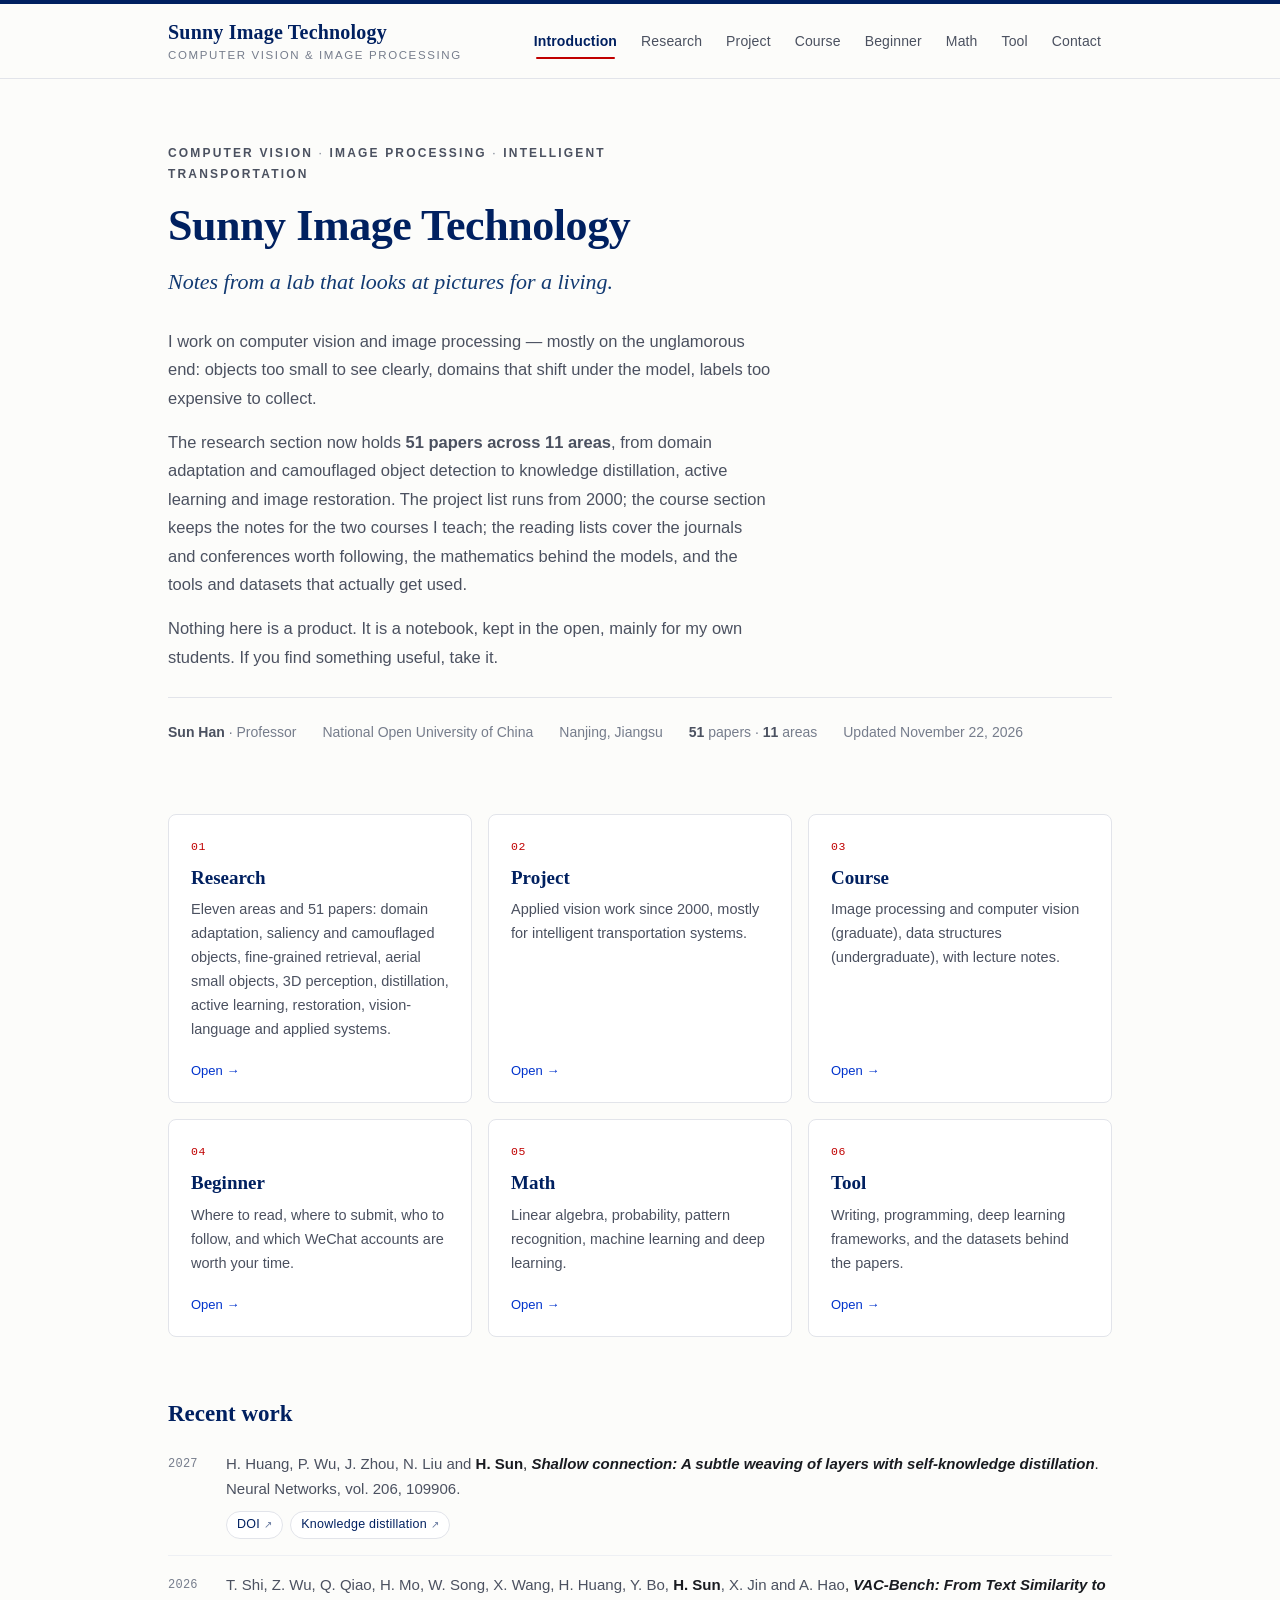
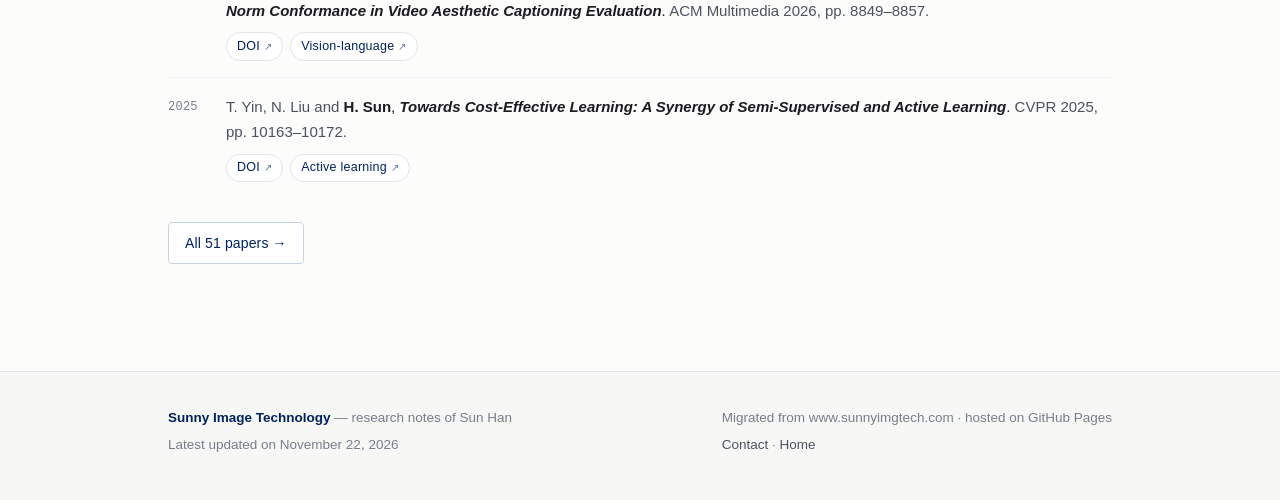
<file: index.html>
<!DOCTYPE html>
<html lang="en">
<head>
<meta charset="utf-8">
<meta name="viewport" content="width=device-width, initial-scale=1">
<title>Sunny Image Technology — Sun Han</title>
<meta name="description" content="Academic homepage of Sun Han: 51 papers in 11 research areas of computer vision and image processing, courses, resources and datasets.">
<meta name="author" content="Sun Han">
<meta name="keywords" content="computer vision, image processing, domain adaptation, saliency detection, deep hashing, small object detection, Sun Han">
<meta property="og:type" content="website">
<meta property="og:title" content="Sunny Image Technology — Sun Han">
<meta property="og:description" content="Academic homepage of Sun Han: 51 papers in 11 research areas of computer vision and image processing, courses, resources and datasets.">
<meta property="og:site_name" content="Sunny Image Technology">
<link rel="icon" href="assets/img/favicon.svg" type="image/svg+xml">
<link rel="icon" href="assets/img/favicon.ico" sizes="48x48">
<link rel="apple-touch-icon" href="assets/img/apple-touch-icon.png">
<link rel="stylesheet" href="assets/css/style.css">
</head>
<body>
<a class="skip" href="#main">Skip to content</a>
<div class="topline"></div>
<header class="site-head">
  <div class="wrap">
    <a class="brand" href="index.html">
      <span class="brand-name">Sunny Image Technology</span>
      <span class="brand-sub">Computer Vision &amp; Image Processing</span>
    </a>
    <nav class="nav" aria-label="Main navigation">
      <a href="index.html" aria-current="page">Introduction</a>
      <a href="research.html">Research</a>
      <a href="project.html">Project</a>
      <a href="course.html">Course</a>
      <a href="beginner.html">Beginner</a>
      <a href="math.html">Math</a>
      <a href="tool.html">Tool</a>
      <a href="contact.html">Contact</a>
    </nav>
  </div>
</header>
<main id="main">
  <div class="wrap">
    <div class="hero">
      <p class="kicker">Computer Vision <span>·</span> Image Processing <span>·</span> Intelligent Transportation</p>
      <h1>Sunny Image Technology</h1>
      <p class="tagline">Notes from a lab that looks at pictures for a living.</p>
      <p>I work on computer vision and image processing &mdash; mostly on the unglamorous end: objects too
         small to see clearly, domains that shift under the model, labels too expensive to collect.</p>
      <p>The research section now holds <b>51 papers across 11 areas</b>, from domain adaptation and camouflaged
         object detection to knowledge distillation, active learning and image restoration. The project list runs
         from 2000; the course section keeps the notes for the two courses I teach; the reading lists cover the
         journals and conferences worth following, the mathematics behind the models, and the tools and datasets
         that actually get used.</p>
      <p>Nothing here is a product. It is a notebook, kept in the open, mainly for my own students.
         If you find something useful, take it.</p>
      <div class="meta-row">
        <span><b>Sun Han</b> · Professor</span>
        <span>National Open University of China</span>
        <span>Nanjing, Jiangsu</span>
        <span><b>51</b> papers · <b>11</b> areas</span>
        <span>Updated November 22, 2026</span>
      </div>
    </div>
  </div>
  <div class="wrap">
    <div class="grid cols-3">
      <a class="card" href="research.html">
        <span class="num">01</span>
        <h3>Research</h3>
        <p>Eleven areas and 51 papers: domain adaptation, saliency and camouflaged objects, fine-grained retrieval, aerial small objects, 3D perception, distillation, active learning, restoration, vision-language and applied systems.</p>
        <span class="arrow">Open &rarr;</span>
      </a>
      <a class="card" href="project.html">
        <span class="num">02</span>
        <h3>Project</h3>
        <p>Applied vision work since 2000, mostly for intelligent transportation systems.</p>
        <span class="arrow">Open &rarr;</span>
      </a>
      <a class="card" href="course.html">
        <span class="num">03</span>
        <h3>Course</h3>
        <p>Image processing and computer vision (graduate), data structures (undergraduate), with lecture notes.</p>
        <span class="arrow">Open &rarr;</span>
      </a>
      <a class="card" href="beginner.html">
        <span class="num">04</span>
        <h3>Beginner</h3>
        <p>Where to read, where to submit, who to follow, and which WeChat accounts are worth your time.</p>
        <span class="arrow">Open &rarr;</span>
      </a>
      <a class="card" href="math.html">
        <span class="num">05</span>
        <h3>Math</h3>
        <p>Linear algebra, probability, pattern recognition, machine learning and deep learning.</p>
        <span class="arrow">Open &rarr;</span>
      </a>
      <a class="card" href="tool.html">
        <span class="num">06</span>
        <h3>Tool</h3>
        <p>Writing, programming, deep learning frameworks, and the datasets behind the papers.</p>
        <span class="arrow">Open &rarr;</span>
      </a>
    </div>
  </div>
  <div class="wrap">
    <section class="block" style="margin-top:56px">
      <h2 class="sec">Recent work</h2>
      <ul class="pubs">
        <li>
          <span class="tag">2027</span>
          <div>
            <p class="pub-meta"><span class="pub-authors">H. Huang, P. Wu, J. Zhou, N. Liu and <b>H. Sun</b></span>, <span class="pub-title"><em>Shallow connection: A subtle weaving of layers with self-knowledge distillation</em></span>. <span class="pub-venue">Neural Networks, vol. 206, 109906.</span></p>
            <div class="links"><a href="https://doi.org/10.1016/j.neunet.2026.109906">DOI</a><a href="research.html#area-1-6">Knowledge distillation</a></div>
          </div>
        </li>
        <li>
          <span class="tag">2026</span>
          <div>
            <p class="pub-meta"><span class="pub-authors">T. Shi, Z. Wu, Q. Qiao, H. Mo, W. Song, X. Wang, H. Huang, Y. Bo, <b>H. Sun</b>, X. Jin and A. Hao</span>, <span class="pub-title"><em>VAC-Bench: From Text Similarity to Norm Conformance in Video Aesthetic Captioning Evaluation</em></span>. <span class="pub-venue">ACM Multimedia 2026, pp. 8849&ndash;8857.</span></p>
            <div class="links"><a href="https://doi.org/10.1145/3767308.3834988">DOI</a><a href="research.html#area-1-9">Vision-language</a></div>
          </div>
        </li>
        <li>
          <span class="tag">2025</span>
          <div>
            <p class="pub-meta"><span class="pub-authors">T. Yin, N. Liu and <b>H. Sun</b></span>, <span class="pub-title"><em>Towards Cost-Effective Learning: A Synergy of Semi-Supervised and Active Learning</em></span>. <span class="pub-venue">CVPR 2025, pp. 10163&ndash;10172.</span></p>
            <div class="links"><a href="https://doi.org/10.1109/CVPR52734.2025.00950">DOI</a><a href="research.html#area-1-7">Active learning</a></div>
          </div>
        </li>
      </ul>
      <p style="margin-top:24px"><a class="btn ghost" href="research.html">All 51 papers &rarr;</a></p>
    </section>
  </div>
</main>
<footer class="site-foot">
  <div class="wrap">
    <div>
      <p><strong>Sunny Image Technology</strong> — research notes of Sun Han</p>
      <p>Latest updated on November 22, 2026</p>
    </div>
    <div>
      <p>Migrated from www.sunnyimgtech.com · hosted on GitHub Pages</p>
      <p><a href="contact.html">Contact</a> · <a href="index.html">Home</a></p>
    </div>
  </div>
</footer>
<script src="assets/js/site.js" defer></script>
</body>
</html>
</file>
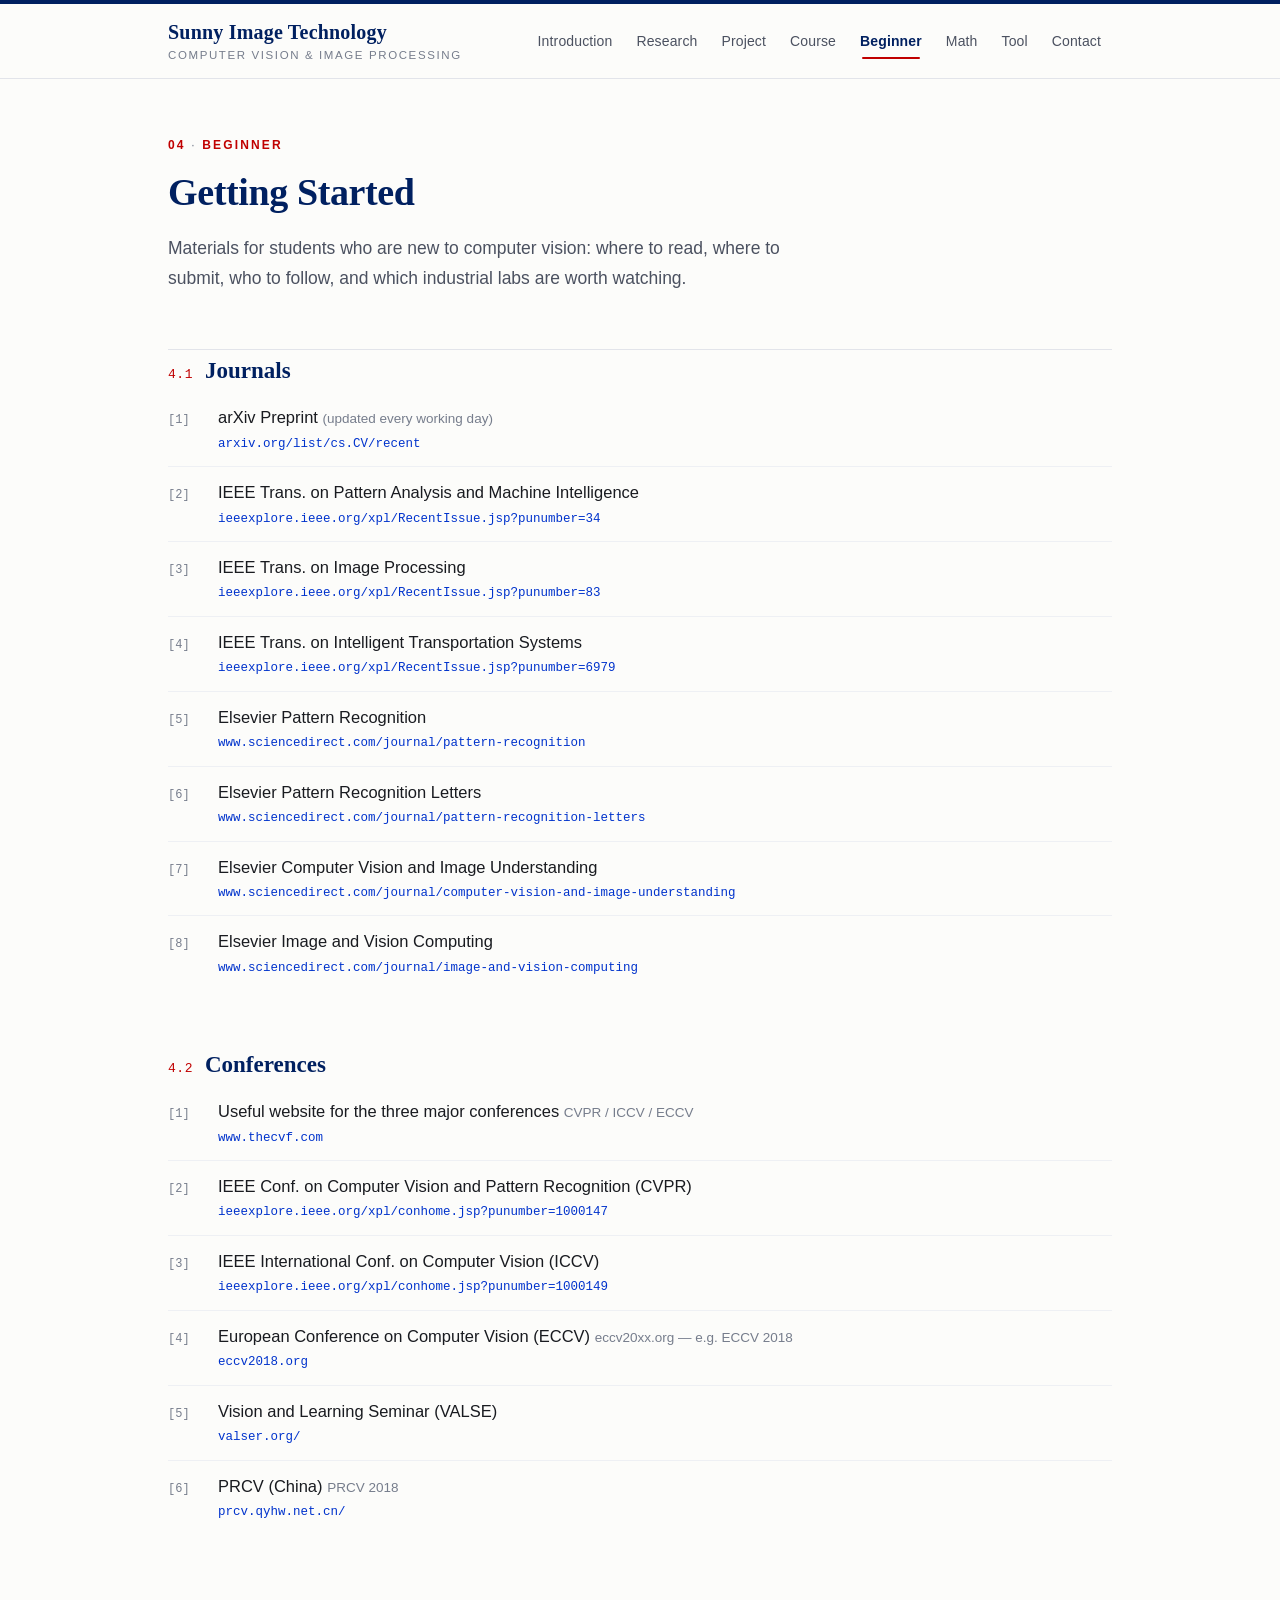
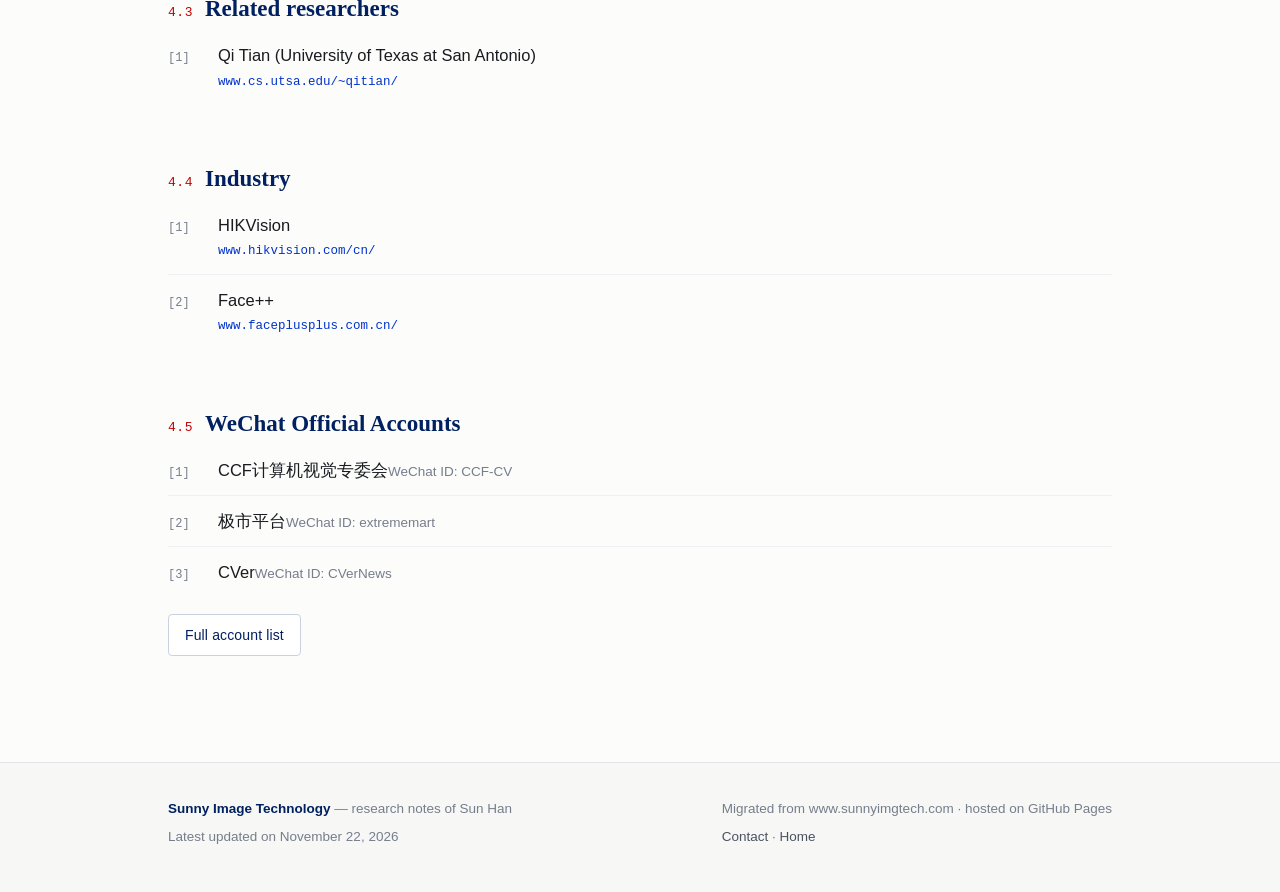
<file: beginner.html>
<!DOCTYPE html>
<html lang="en">
<head>
<meta charset="utf-8">
<meta name="viewport" content="width=device-width, initial-scale=1">
<title>Beginner — Sunny Image Technology</title>
<meta name="description" content="Journals, conferences, researchers, industry labs and WeChat accounts for students starting in computer vision.">
<meta name="author" content="Sun Han">
<meta name="keywords" content="computer vision, image processing, domain adaptation, saliency detection, deep hashing, small object detection, Sun Han">
<meta property="og:type" content="website">
<meta property="og:title" content="Beginner — Sunny Image Technology">
<meta property="og:description" content="Journals, conferences, researchers, industry labs and WeChat accounts for students starting in computer vision.">
<meta property="og:site_name" content="Sunny Image Technology">
<link rel="icon" href="assets/img/favicon.svg" type="image/svg+xml">
<link rel="icon" href="assets/img/favicon.ico" sizes="48x48">
<link rel="apple-touch-icon" href="assets/img/apple-touch-icon.png">
<link rel="stylesheet" href="assets/css/style.css">
</head>
<body>
<a class="skip" href="#main">Skip to content</a>
<div class="topline"></div>
<header class="site-head">
  <div class="wrap">
    <a class="brand" href="index.html">
      <span class="brand-name">Sunny Image Technology</span>
      <span class="brand-sub">Computer Vision &amp; Image Processing</span>
    </a>
    <nav class="nav" aria-label="Main navigation">
      <a href="index.html">Introduction</a>
      <a href="research.html">Research</a>
      <a href="project.html">Project</a>
      <a href="course.html">Course</a>
      <a href="beginner.html" aria-current="page">Beginner</a>
      <a href="math.html">Math</a>
      <a href="tool.html">Tool</a>
      <a href="contact.html">Contact</a>
    </nav>
  </div>
</header>
<main id="main">
  <div class="wrap">
    <div class="page-head">
      <p class="kicker">04 <span>·</span> Beginner</p>
      <h1>Getting Started</h1>
      <p class="lead">Materials for students who are new to computer vision: where to read, where to submit, who to follow, and which industrial labs are worth watching.</p>
    </div>
  </div>
  <div class="wrap"><div class="rule"></div></div>
  <div class="wrap">
    <section class="block">
      <h2 class="sec"><span class="idx">4.1</span>Journals</h2>
      <ul class="res">
        <li><span class="tag">[1]</span><div><span class="title">arXiv Preprint</span> <span class="note">(updated every working day)</span><a class="url" href="https://arxiv.org/list/cs.CV/recent" target="_blank" rel="noopener">arxiv.org/list/cs.CV/recent</a></div></li>
        <li><span class="tag">[2]</span><div><span class="title">IEEE Trans. on Pattern Analysis and Machine Intelligence</span><a class="url" href="https://ieeexplore.ieee.org/xpl/RecentIssue.jsp?punumber=34" target="_blank" rel="noopener">ieeexplore.ieee.org/xpl/RecentIssue.jsp?punumber=34</a></div></li>
        <li><span class="tag">[3]</span><div><span class="title">IEEE Trans. on Image Processing</span><a class="url" href="https://ieeexplore.ieee.org/xpl/RecentIssue.jsp?punumber=83" target="_blank" rel="noopener">ieeexplore.ieee.org/xpl/RecentIssue.jsp?punumber=83</a></div></li>
        <li><span class="tag">[4]</span><div><span class="title">IEEE Trans. on Intelligent Transportation Systems</span><a class="url" href="https://ieeexplore.ieee.org/xpl/RecentIssue.jsp?punumber=6979" target="_blank" rel="noopener">ieeexplore.ieee.org/xpl/RecentIssue.jsp?punumber=6979</a></div></li>
        <li><span class="tag">[5]</span><div><span class="title">Elsevier Pattern Recognition</span><a class="url" href="https://www.sciencedirect.com/journal/pattern-recognition" target="_blank" rel="noopener">www.sciencedirect.com/journal/pattern-recognition</a></div></li>
        <li><span class="tag">[6]</span><div><span class="title">Elsevier Pattern Recognition Letters</span><a class="url" href="https://www.sciencedirect.com/journal/pattern-recognition-letters" target="_blank" rel="noopener">www.sciencedirect.com/journal/pattern-recognition-letters</a></div></li>
        <li><span class="tag">[7]</span><div><span class="title">Elsevier Computer Vision and Image Understanding</span><a class="url" href="https://www.sciencedirect.com/journal/computer-vision-and-image-understanding" target="_blank" rel="noopener">www.sciencedirect.com/journal/computer-vision-and-image-understanding</a></div></li>
        <li><span class="tag">[8]</span><div><span class="title">Elsevier Image and Vision Computing</span><a class="url" href="https://www.sciencedirect.com/journal/image-and-vision-computing" target="_blank" rel="noopener">www.sciencedirect.com/journal/image-and-vision-computing</a></div></li>
      </ul>

    </section>
    <section class="block">
      <h2 class="sec"><span class="idx">4.2</span>Conferences</h2>
      <ul class="res">
        <li><span class="tag">[1]</span><div><span class="title">Useful website for the three major conferences</span> <span class="note">CVPR / ICCV / ECCV</span><a class="url" href="http://www.thecvf.com" target="_blank" rel="noopener">www.thecvf.com</a></div></li>
        <li><span class="tag">[2]</span><div><span class="title">IEEE Conf. on Computer Vision and Pattern Recognition (CVPR)</span><a class="url" href="https://ieeexplore.ieee.org/xpl/conhome.jsp?punumber=1000147" target="_blank" rel="noopener">ieeexplore.ieee.org/xpl/conhome.jsp?punumber=1000147</a></div></li>
        <li><span class="tag">[3]</span><div><span class="title">IEEE International Conf. on Computer Vision (ICCV)</span><a class="url" href="https://ieeexplore.ieee.org/xpl/conhome.jsp?punumber=1000149" target="_blank" rel="noopener">ieeexplore.ieee.org/xpl/conhome.jsp?punumber=1000149</a></div></li>
        <li><span class="tag">[4]</span><div><span class="title">European Conference on Computer Vision (ECCV)</span> <span class="note">eccv20xx.org &mdash; e.g. ECCV 2018</span><a class="url" href="https://eccv2018.org" target="_blank" rel="noopener">eccv2018.org</a></div></li>
        <li><span class="tag">[5]</span><div><span class="title">Vision and Learning Seminar (VALSE)</span><a class="url" href="http://valser.org/" target="_blank" rel="noopener">valser.org/</a></div></li>
        <li><span class="tag">[6]</span><div><span class="title">PRCV (China)</span> <span class="note">PRCV 2018</span><a class="url" href="http://prcv.qyhw.net.cn/" target="_blank" rel="noopener">prcv.qyhw.net.cn/</a></div></li>
      </ul>

    </section>
    <section class="block">
      <h2 class="sec"><span class="idx">4.3</span>Related researchers</h2>
      <ul class="res">
        <li><span class="tag">[1]</span><div><span class="title">Qi Tian (University of Texas at San Antonio)</span><a class="url" href="http://www.cs.utsa.edu/~qitian/" target="_blank" rel="noopener">www.cs.utsa.edu/~qitian/</a></div></li>
      </ul>

    </section>
    <section class="block">
      <h2 class="sec"><span class="idx">4.4</span>Industry</h2>
      <ul class="res">
        <li><span class="tag">[1]</span><div><span class="title">HIKVision</span><a class="url" href="https://www.hikvision.com/cn/" target="_blank" rel="noopener">www.hikvision.com/cn/</a></div></li>
        <li><span class="tag">[2]</span><div><span class="title">Face++</span><a class="url" href="https://www.faceplusplus.com.cn/" target="_blank" rel="noopener">www.faceplusplus.com.cn/</a></div></li>
      </ul>

    </section>
    <section class="block">
      <h2 class="sec"><span class="idx">4.5</span>WeChat Official Accounts</h2>
      <ul class="res">
        <li><span class="tag">[1]</span><div><span class="title">CCF计算机视觉专委会</span><span class="note">WeChat ID: CCF-CV</span></div></li>
        <li><span class="tag">[2]</span><div><span class="title">极市平台</span><span class="note">WeChat ID: extrememart</span></div></li>
        <li><span class="tag">[3]</span><div><span class="title">CVer</span><span class="note">WeChat ID: CVerNews</span></div></li>
      </ul>
      <p style="margin-top:16px"><a class="btn ghost" href="wechat.html">Full account list</a></p>

    </section>
  </div>
</main>
<footer class="site-foot">
  <div class="wrap">
    <div>
      <p><strong>Sunny Image Technology</strong> — research notes of Sun Han</p>
      <p>Latest updated on November 22, 2026</p>
    </div>
    <div>
      <p>Migrated from www.sunnyimgtech.com · hosted on GitHub Pages</p>
      <p><a href="contact.html">Contact</a> · <a href="index.html">Home</a></p>
    </div>
  </div>
</footer>
<script src="assets/js/site.js" defer></script>
</body>
</html>
</file>
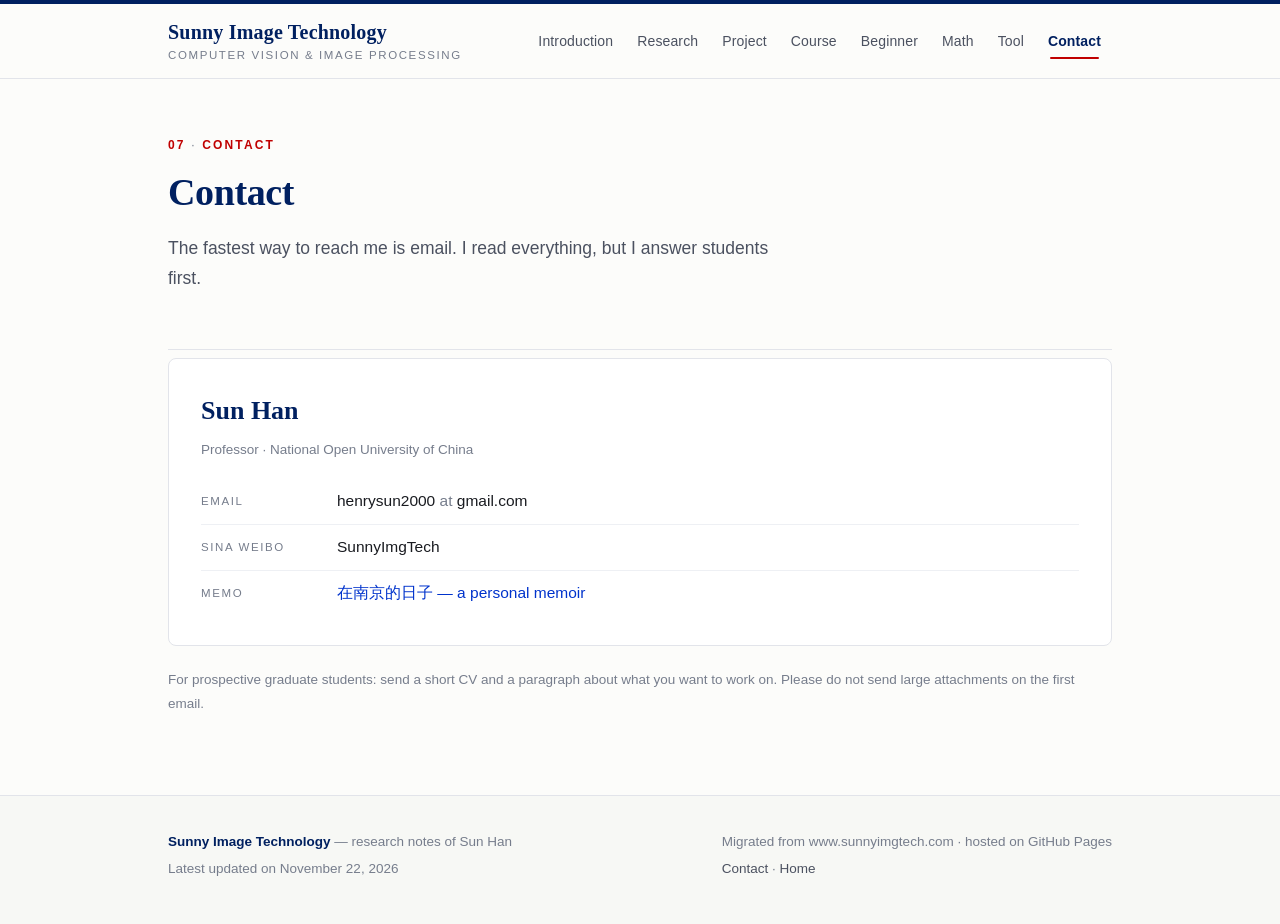
<file: contact.html>
<!DOCTYPE html>
<html lang="en">
<head>
<meta charset="utf-8">
<meta name="viewport" content="width=device-width, initial-scale=1">
<title>Contact — Sunny Image Technology</title>
<meta name="description" content="Contact information for Sun Han, professor working on computer vision and image processing.">
<meta name="author" content="Sun Han">
<meta name="keywords" content="computer vision, image processing, domain adaptation, saliency detection, deep hashing, small object detection, Sun Han">
<meta property="og:type" content="website">
<meta property="og:title" content="Contact — Sunny Image Technology">
<meta property="og:description" content="Contact information for Sun Han, professor working on computer vision and image processing.">
<meta property="og:site_name" content="Sunny Image Technology">
<link rel="icon" href="assets/img/favicon.svg" type="image/svg+xml">
<link rel="icon" href="assets/img/favicon.ico" sizes="48x48">
<link rel="apple-touch-icon" href="assets/img/apple-touch-icon.png">
<link rel="stylesheet" href="assets/css/style.css">
</head>
<body>
<a class="skip" href="#main">Skip to content</a>
<div class="topline"></div>
<header class="site-head">
  <div class="wrap">
    <a class="brand" href="index.html">
      <span class="brand-name">Sunny Image Technology</span>
      <span class="brand-sub">Computer Vision &amp; Image Processing</span>
    </a>
    <nav class="nav" aria-label="Main navigation">
      <a href="index.html">Introduction</a>
      <a href="research.html">Research</a>
      <a href="project.html">Project</a>
      <a href="course.html">Course</a>
      <a href="beginner.html">Beginner</a>
      <a href="math.html">Math</a>
      <a href="tool.html">Tool</a>
      <a href="contact.html" aria-current="page">Contact</a>
    </nav>
  </div>
</header>
<main id="main">
  <div class="wrap">
    <div class="page-head">
      <p class="kicker">07 <span>·</span> Contact</p>
      <h1>Contact</h1>
      <p class="lead">The fastest way to reach me is email. I read everything, but I answer students first.</p>
    </div>
  </div>
  <div class="wrap"><div class="rule"></div></div>
  <div class="wrap">
    <div class="contact-card">
      <p class="name">Sun Han</p>
      <p class="small" style="margin:0">Professor · National Open University of China</p>
      <ul class="contact-list">
        <li><span class="k">Email</span><span>henrysun2000 <span style="color:#767d8c">at</span> gmail.com</span></li>
        <li><span class="k">Sina Weibo</span><span>SunnyImgTech</span></li>
        <li><span class="k">Memo</span><span><a href="memoir.html">在南京的日子 — a personal memoir</a></span></li>
      </ul>
    </div>
    <p class="small" style="margin-top:22px">For prospective graduate students: send a short CV and a paragraph
      about what you want to work on. Please do not send large attachments on the first email.</p>
  </div>
</main>
<footer class="site-foot">
  <div class="wrap">
    <div>
      <p><strong>Sunny Image Technology</strong> — research notes of Sun Han</p>
      <p>Latest updated on November 22, 2026</p>
    </div>
    <div>
      <p>Migrated from www.sunnyimgtech.com · hosted on GitHub Pages</p>
      <p><a href="contact.html">Contact</a> · <a href="index.html">Home</a></p>
    </div>
  </div>
</footer>
<script src="assets/js/site.js" defer></script>
</body>
</html>
</file>
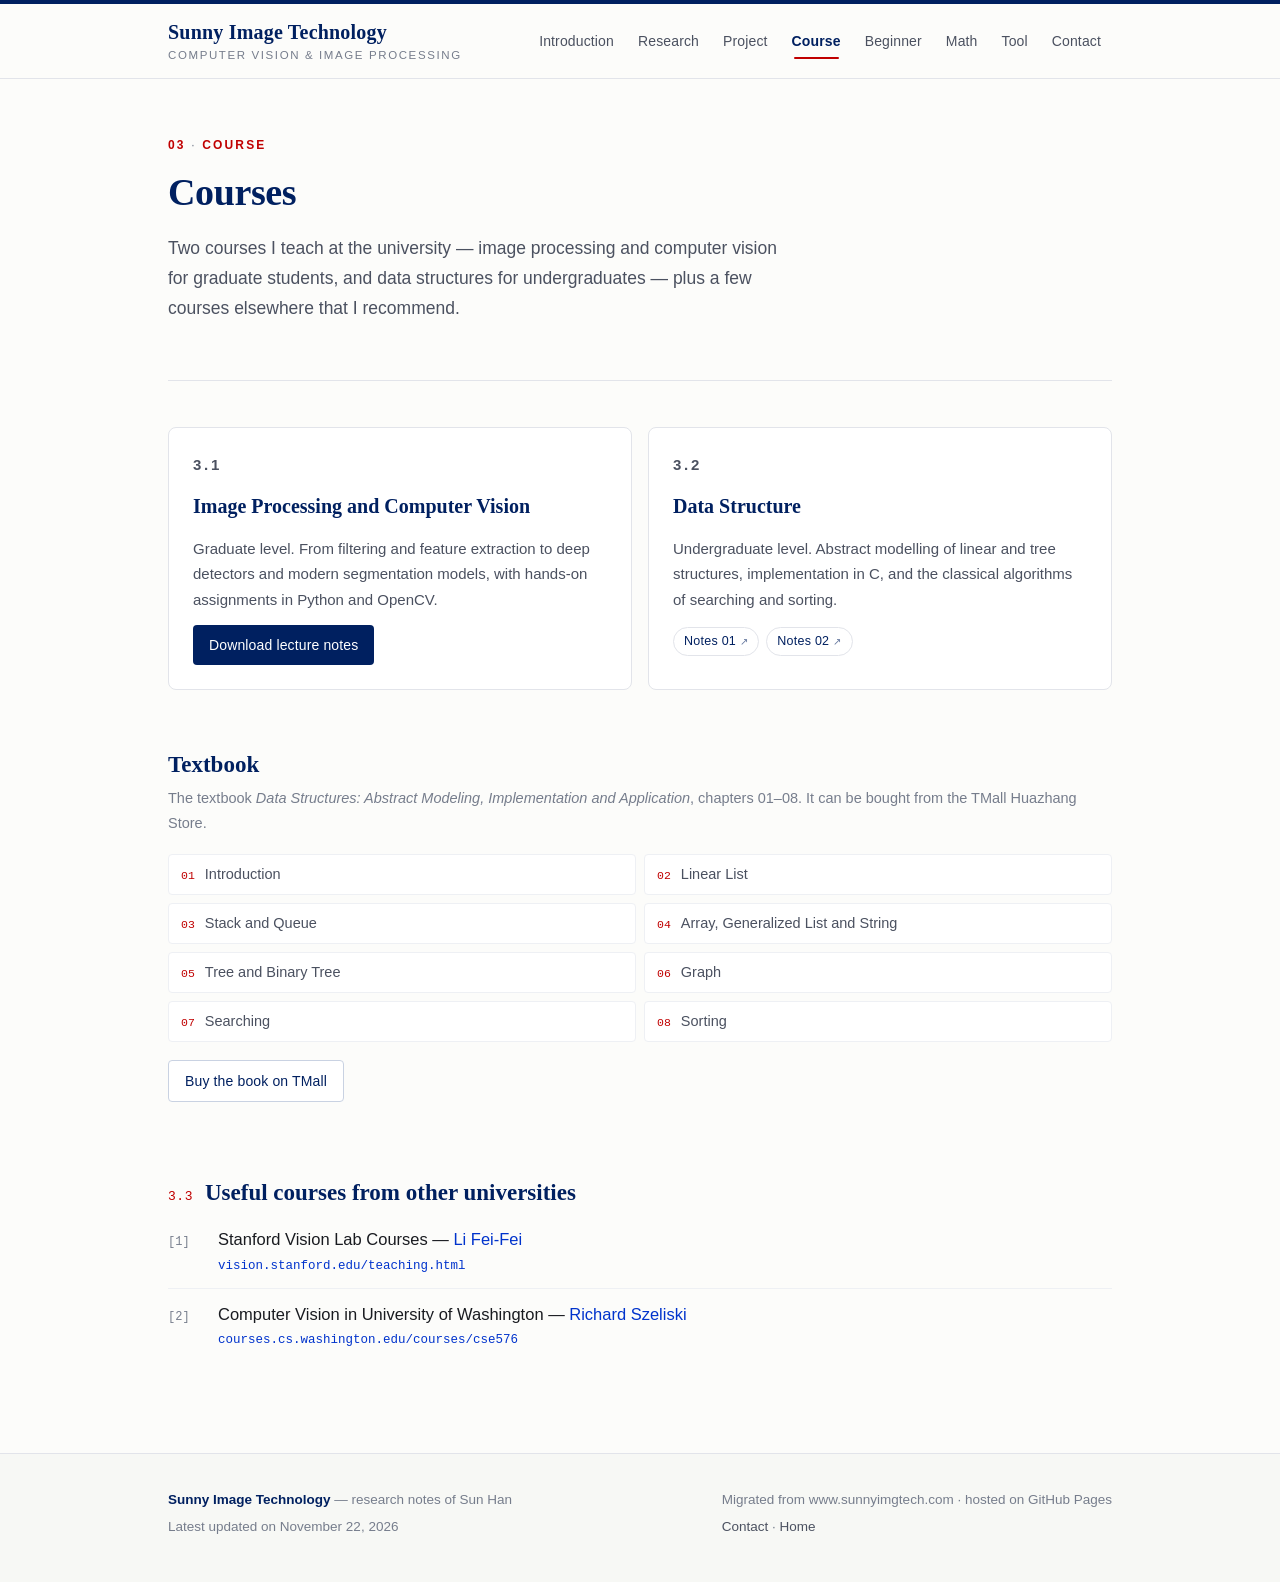
<file: course.html>
<!DOCTYPE html>
<html lang="en">
<head>
<meta charset="utf-8">
<meta name="viewport" content="width=device-width, initial-scale=1">
<title>Course — Sunny Image Technology</title>
<meta name="description" content="Courses taught: image processing and computer vision for graduate students, data structure for undergraduates, with lecture notes.">
<meta name="author" content="Sun Han">
<meta name="keywords" content="computer vision, image processing, domain adaptation, saliency detection, deep hashing, small object detection, Sun Han">
<meta property="og:type" content="website">
<meta property="og:title" content="Course — Sunny Image Technology">
<meta property="og:description" content="Courses taught: image processing and computer vision for graduate students, data structure for undergraduates, with lecture notes.">
<meta property="og:site_name" content="Sunny Image Technology">
<link rel="icon" href="assets/img/favicon.svg" type="image/svg+xml">
<link rel="icon" href="assets/img/favicon.ico" sizes="48x48">
<link rel="apple-touch-icon" href="assets/img/apple-touch-icon.png">
<link rel="stylesheet" href="assets/css/style.css">
</head>
<body>
<a class="skip" href="#main">Skip to content</a>
<div class="topline"></div>
<header class="site-head">
  <div class="wrap">
    <a class="brand" href="index.html">
      <span class="brand-name">Sunny Image Technology</span>
      <span class="brand-sub">Computer Vision &amp; Image Processing</span>
    </a>
    <nav class="nav" aria-label="Main navigation">
      <a href="index.html">Introduction</a>
      <a href="research.html">Research</a>
      <a href="project.html">Project</a>
      <a href="course.html" aria-current="page">Course</a>
      <a href="beginner.html">Beginner</a>
      <a href="math.html">Math</a>
      <a href="tool.html">Tool</a>
      <a href="contact.html">Contact</a>
    </nav>
  </div>
</header>
<main id="main">
  <div class="wrap">
    <div class="page-head">
      <p class="kicker">03 <span>·</span> Course</p>
      <h1>Courses</h1>
      <p class="lead">Two courses I teach at the university &mdash; image processing and computer vision for graduate students, and data structures for undergraduates &mdash; plus a few courses elsewhere that I recommend.</p>
    </div>
  </div>
  <div class="wrap"><div class="rule"></div></div>
  <div class="wrap">
    <section class="block">
      <div class="grid cols-2">
        <div class="course-card">
          <p class="kicker" style="margin:0">3.1</p>
          <h3>Image Processing and Computer Vision</h3>
          <p>Graduate level. From filtering and feature extraction to deep detectors and modern
             segmentation models, with hands-on assignments in Python and OpenCV.</p>
          <a class="btn" href="files/ImageProcessingandMachineVision.rar">Download lecture notes</a>
        </div>
        <div class="course-card">
          <p class="kicker" style="margin:0">3.2</p>
          <h3>Data Structure</h3>
          <p>Undergraduate level. Abstract modelling of linear and tree structures, implementation
             in C, and the classical algorithms of searching and sorting.</p>
          <div class="links" style="margin-top:2px">
            <a href="files/ds01.rar">Notes 01</a>
            <a href="files/ds02.rar">Notes 02</a>
          </div>
        </div>
      </div>
    </section>
    <section class="block">
      <h2 class="sec">Textbook</h2>
      <p class="sec-note">The textbook <em>Data Structures: Abstract Modeling, Implementation and Application</em>,
        chapters 01&ndash;08. It can be bought from the TMall Huazhang Store.</p>
      <ul class="chapters">
        <li><span class="tag">01</span>Introduction</li>
        <li><span class="tag">02</span>Linear List</li>
        <li><span class="tag">03</span>Stack and Queue</li>
        <li><span class="tag">04</span>Array, Generalized List and String</li>
        <li><span class="tag">05</span>Tree and Binary Tree</li>
        <li><span class="tag">06</span>Graph</li>
        <li><span class="tag">07</span>Searching</li>
        <li><span class="tag">08</span>Sorting</li>
      </ul>
      <p style="margin-top:18px"><a class="btn ghost" href="https://detail.tmall.com/item.htm?id=613963596815" target="_blank" rel="noopener">Buy the book on TMall</a></p>

    </section>
    <section class="block">
      <h2 class="sec"><span class="idx">3.3</span>Useful courses from other universities</h2>
      <ul class="res">
        <li><span class="tag">[1]</span><div><span class="title">Stanford Vision Lab Courses &mdash; <a href="https://profiles.stanford.edu/fei-fei-li/" target="_blank" rel="noopener">Li Fei-Fei</a></span><a class="url" href="http://vision.stanford.edu/teaching.html" target="_blank" rel="noopener">vision.stanford.edu/teaching.html</a></div></li>
        <li><span class="tag">[2]</span><div><span class="title">Computer Vision in University of Washington &mdash; <a href="http://szeliski.org/RichardSzeliski.htm" target="_blank" rel="noopener">Richard Szeliski</a></span><a class="url" href="https://courses.cs.washington.edu/courses/cse576/" target="_blank" rel="noopener">courses.cs.washington.edu/courses/cse576</a></div></li>
      </ul>

    </section>
  </div>
</main>
<footer class="site-foot">
  <div class="wrap">
    <div>
      <p><strong>Sunny Image Technology</strong> — research notes of Sun Han</p>
      <p>Latest updated on November 22, 2026</p>
    </div>
    <div>
      <p>Migrated from www.sunnyimgtech.com · hosted on GitHub Pages</p>
      <p><a href="contact.html">Contact</a> · <a href="index.html">Home</a></p>
    </div>
  </div>
</footer>
<script src="assets/js/site.js" defer></script>
</body>
</html>
</file>
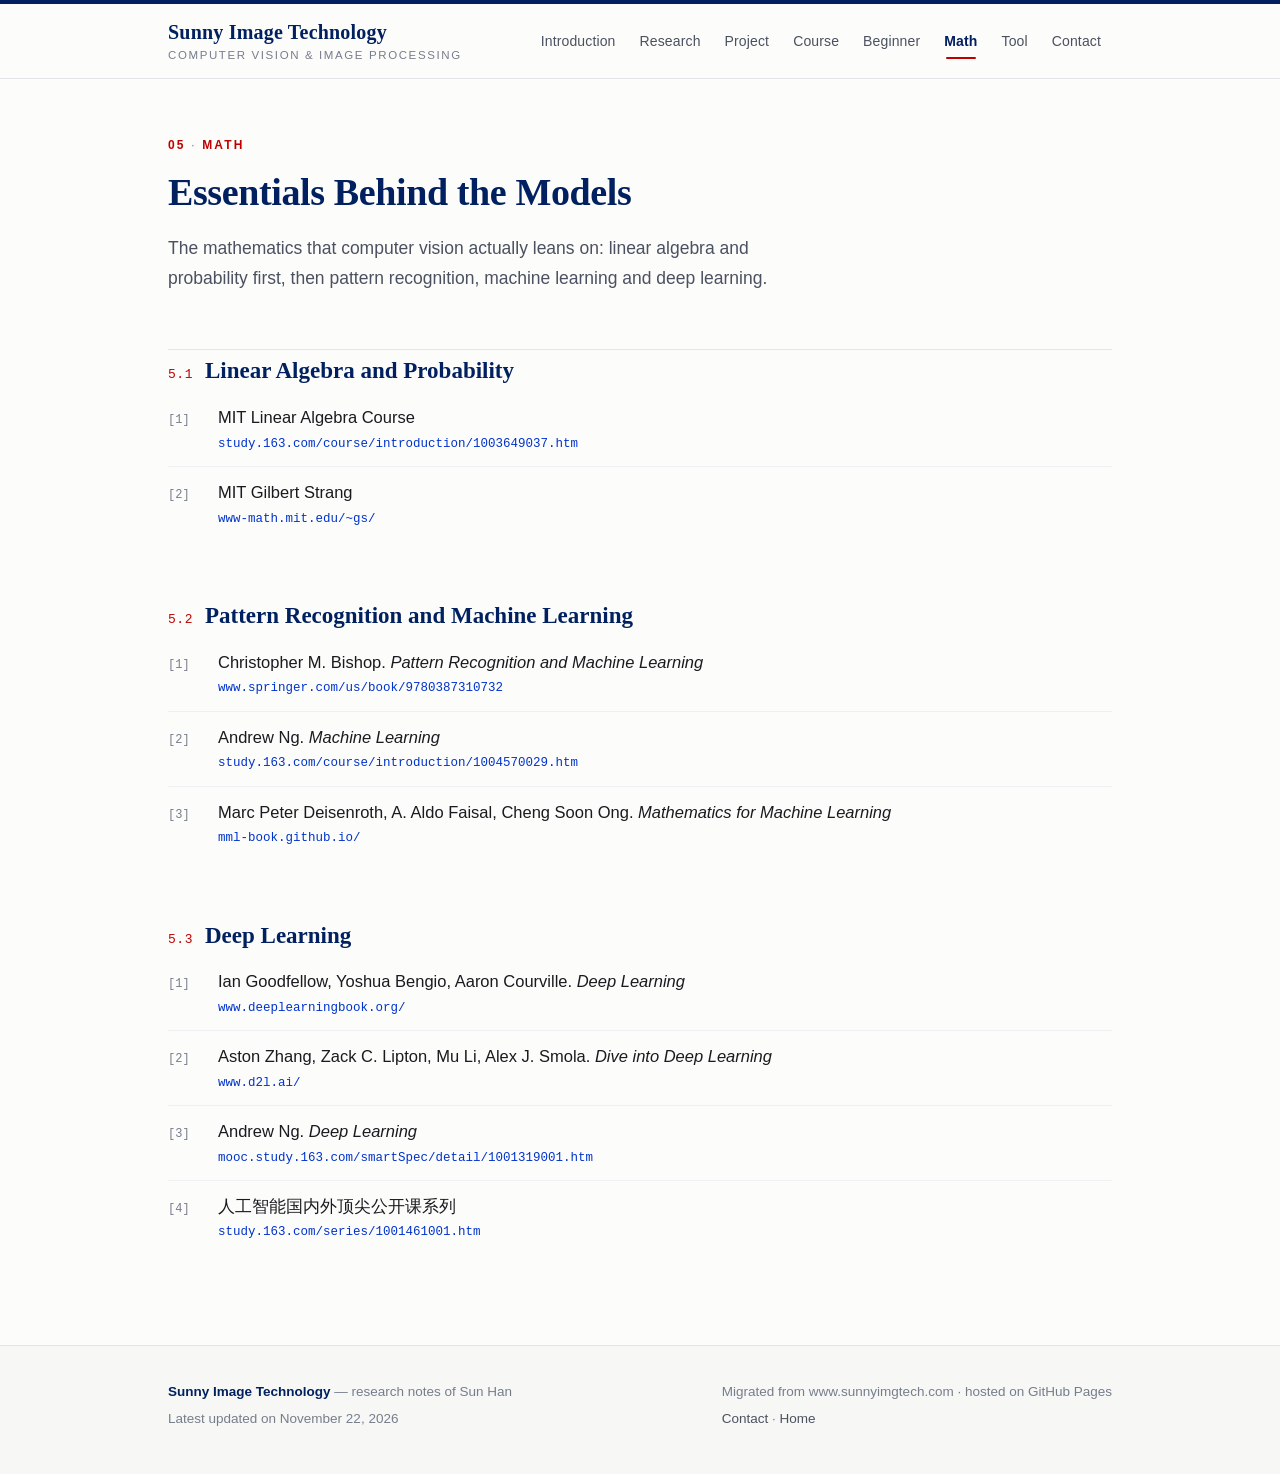
<file: math.html>
<!DOCTYPE html>
<html lang="en">
<head>
<meta charset="utf-8">
<meta name="viewport" content="width=device-width, initial-scale=1">
<title>Math — Sunny Image Technology</title>
<meta name="description" content="Essential mathematics for computer vision: linear algebra, probability, pattern recognition, machine learning, deep learning.">
<meta name="author" content="Sun Han">
<meta name="keywords" content="computer vision, image processing, domain adaptation, saliency detection, deep hashing, small object detection, Sun Han">
<meta property="og:type" content="website">
<meta property="og:title" content="Math — Sunny Image Technology">
<meta property="og:description" content="Essential mathematics for computer vision: linear algebra, probability, pattern recognition, machine learning, deep learning.">
<meta property="og:site_name" content="Sunny Image Technology">
<link rel="icon" href="assets/img/favicon.svg" type="image/svg+xml">
<link rel="icon" href="assets/img/favicon.ico" sizes="48x48">
<link rel="apple-touch-icon" href="assets/img/apple-touch-icon.png">
<link rel="stylesheet" href="assets/css/style.css">
</head>
<body>
<a class="skip" href="#main">Skip to content</a>
<div class="topline"></div>
<header class="site-head">
  <div class="wrap">
    <a class="brand" href="index.html">
      <span class="brand-name">Sunny Image Technology</span>
      <span class="brand-sub">Computer Vision &amp; Image Processing</span>
    </a>
    <nav class="nav" aria-label="Main navigation">
      <a href="index.html">Introduction</a>
      <a href="research.html">Research</a>
      <a href="project.html">Project</a>
      <a href="course.html">Course</a>
      <a href="beginner.html">Beginner</a>
      <a href="math.html" aria-current="page">Math</a>
      <a href="tool.html">Tool</a>
      <a href="contact.html">Contact</a>
    </nav>
  </div>
</header>
<main id="main">
  <div class="wrap">
    <div class="page-head">
      <p class="kicker">05 <span>·</span> Math</p>
      <h1>Essentials Behind the Models</h1>
      <p class="lead">The mathematics that computer vision actually leans on: linear algebra and probability first, then pattern recognition, machine learning and deep learning.</p>
    </div>
  </div>
  <div class="wrap"><div class="rule"></div></div>
  <div class="wrap">
    <section class="block">
      <h2 class="sec"><span class="idx">5.1</span>Linear Algebra and Probability</h2>
      <ul class="res">
        <li><span class="tag">[1]</span><div><span class="title">MIT Linear Algebra Course</span><a class="url" href="https://study.163.com/course/introduction/1003649037.htm" target="_blank" rel="noopener">study.163.com/course/introduction/1003649037.htm</a></div></li>
        <li><span class="tag">[2]</span><div><span class="title">MIT Gilbert Strang</span><a class="url" href="http://www-math.mit.edu/~gs/" target="_blank" rel="noopener">www-math.mit.edu/~gs/</a></div></li>
      </ul>

    </section>
    <section class="block">
      <h2 class="sec"><span class="idx">5.2</span>Pattern Recognition and Machine Learning</h2>
      <ul class="res">
        <li><span class="tag">[1]</span><div><span class="title">Christopher M. Bishop. <em>Pattern Recognition and Machine Learning</em></span><a class="url" href="https://www.springer.com/us/book/9780387310732" target="_blank" rel="noopener">www.springer.com/us/book/9780387310732</a></div></li>
        <li><span class="tag">[2]</span><div><span class="title">Andrew Ng. <em>Machine Learning</em></span><a class="url" href="https://study.163.com/course/introduction/1004570029.htm" target="_blank" rel="noopener">study.163.com/course/introduction/1004570029.htm</a></div></li>
        <li><span class="tag">[3]</span><div><span class="title">Marc Peter Deisenroth, A. Aldo Faisal, Cheng Soon Ong. <em>Mathematics for Machine Learning</em></span><a class="url" href="https://mml-book.github.io/" target="_blank" rel="noopener">mml-book.github.io/</a></div></li>
      </ul>

    </section>
    <section class="block">
      <h2 class="sec"><span class="idx">5.3</span>Deep Learning</h2>
      <ul class="res">
        <li><span class="tag">[1]</span><div><span class="title">Ian Goodfellow, Yoshua Bengio, Aaron Courville. <em>Deep Learning</em></span><a class="url" href="http://www.deeplearningbook.org/" target="_blank" rel="noopener">www.deeplearningbook.org/</a></div></li>
        <li><span class="tag">[2]</span><div><span class="title">Aston Zhang, Zack C. Lipton, Mu Li, Alex J. Smola. <em>Dive into Deep Learning</em></span><a class="url" href="http://www.d2l.ai/" target="_blank" rel="noopener">www.d2l.ai/</a></div></li>
        <li><span class="tag">[3]</span><div><span class="title">Andrew Ng. <em>Deep Learning</em></span><a class="url" href="https://mooc.study.163.com/smartSpec/detail/1001319001.htm" target="_blank" rel="noopener">mooc.study.163.com/smartSpec/detail/1001319001.htm</a></div></li>
        <li><span class="tag">[4]</span><div><span class="title">人工智能国内外顶尖公开课系列</span><a class="url" href="https://study.163.com/series/1001461001.htm" target="_blank" rel="noopener">study.163.com/series/1001461001.htm</a></div></li>
      </ul>

    </section>
  </div>
</main>
<footer class="site-foot">
  <div class="wrap">
    <div>
      <p><strong>Sunny Image Technology</strong> — research notes of Sun Han</p>
      <p>Latest updated on November 22, 2026</p>
    </div>
    <div>
      <p>Migrated from www.sunnyimgtech.com · hosted on GitHub Pages</p>
      <p><a href="contact.html">Contact</a> · <a href="index.html">Home</a></p>
    </div>
  </div>
</footer>
<script src="assets/js/site.js" defer></script>
</body>
</html>
</file>
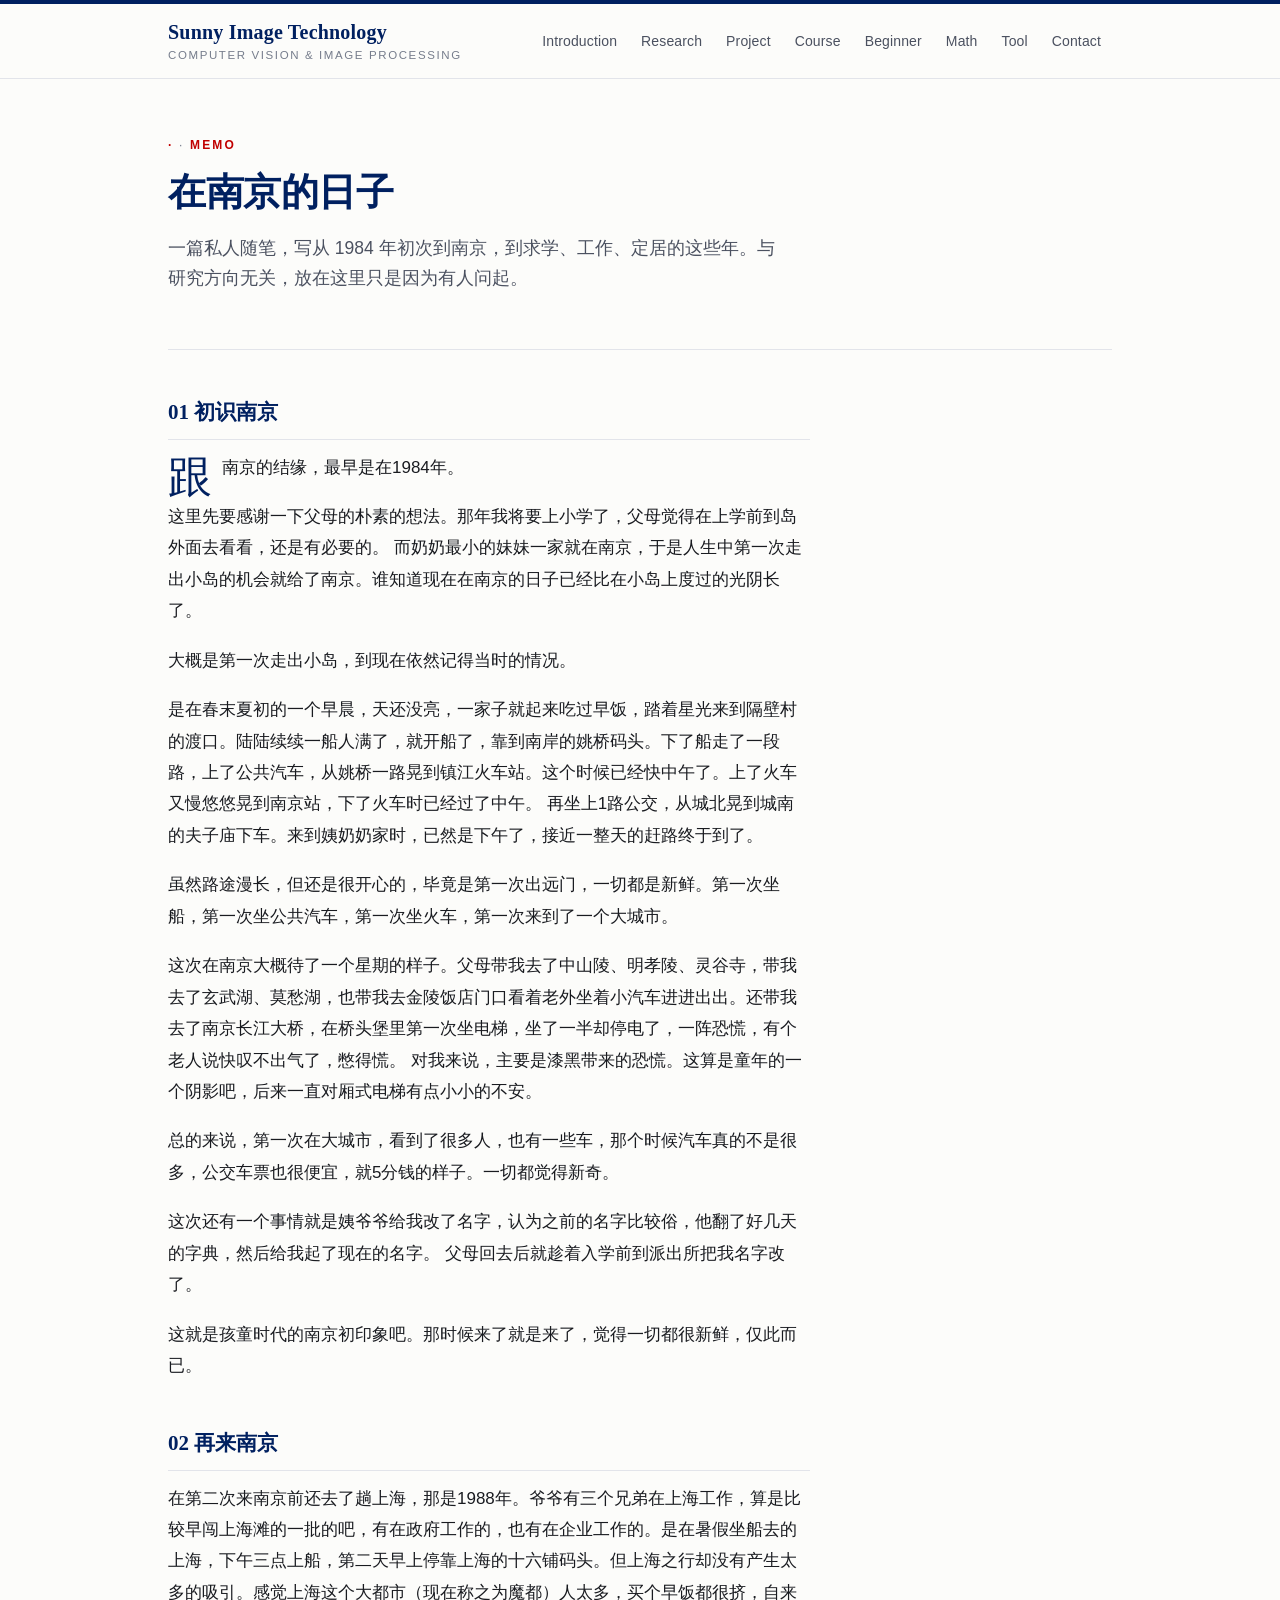
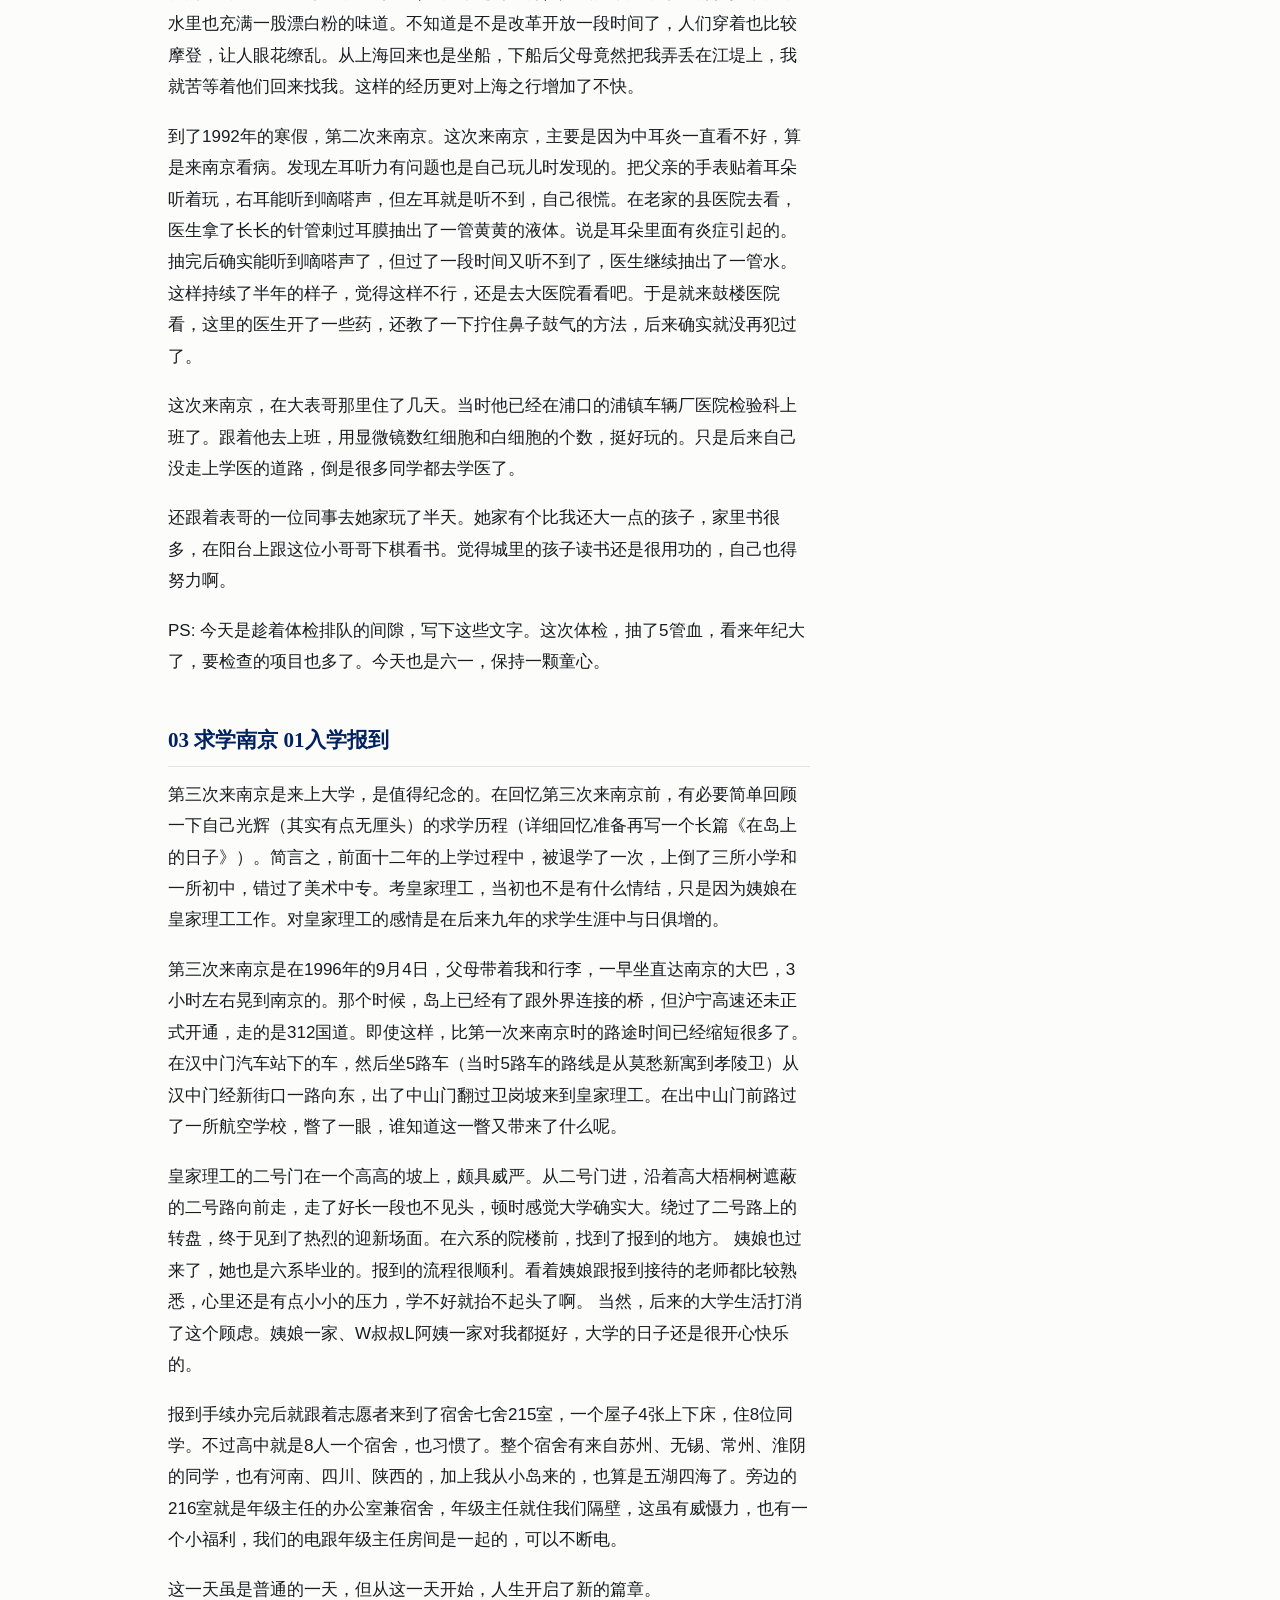
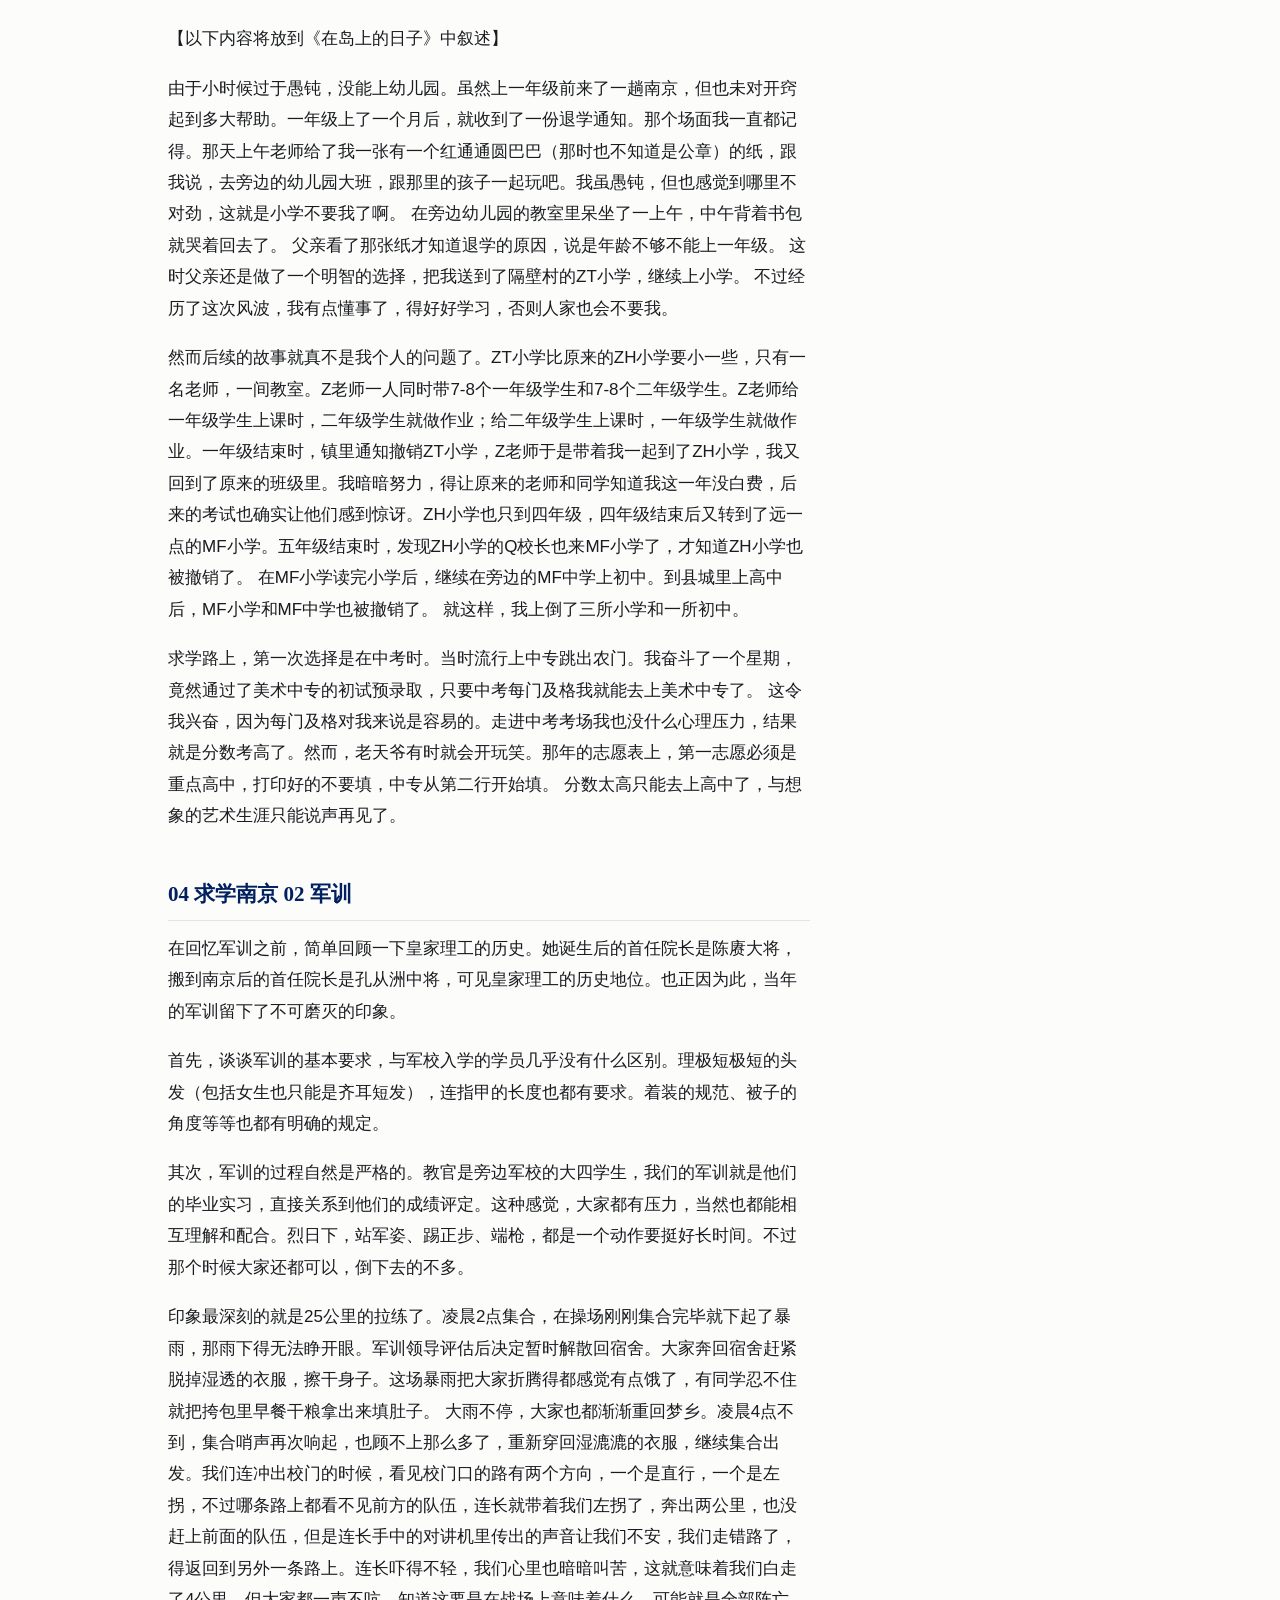
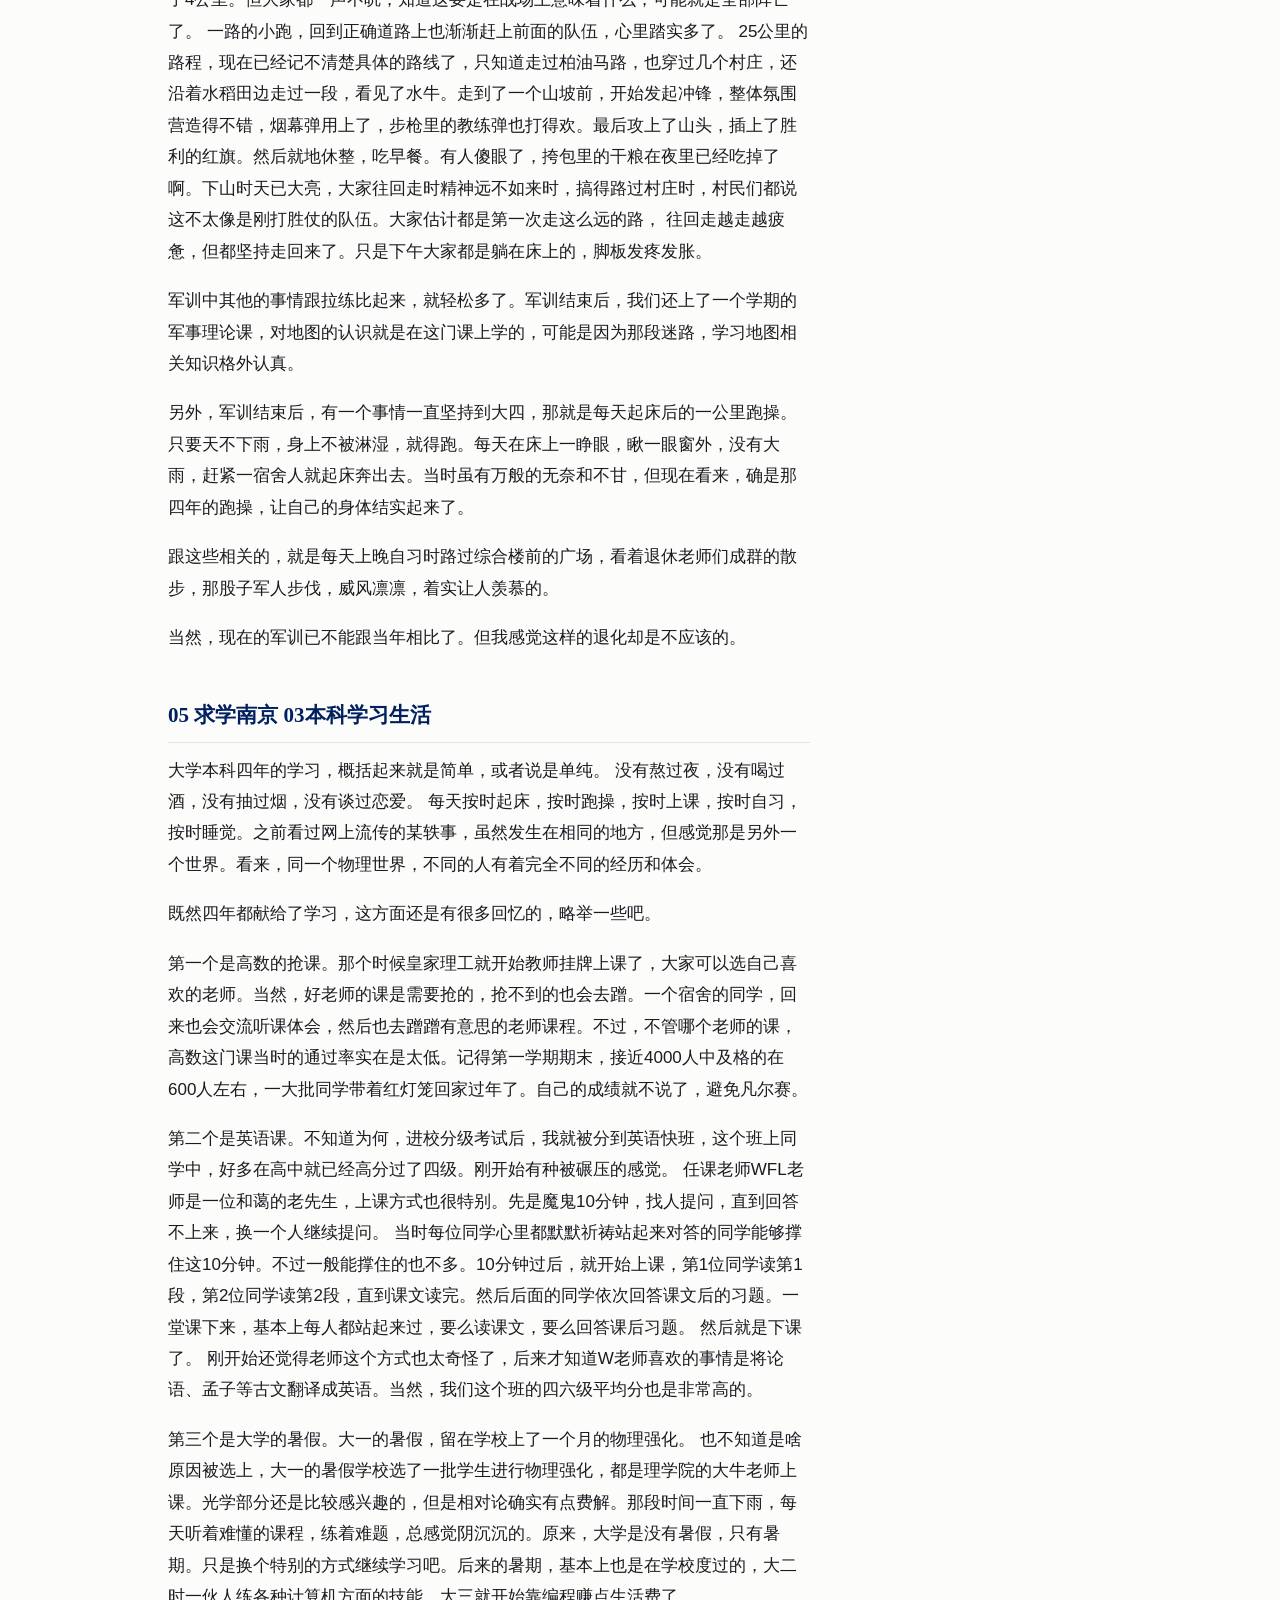
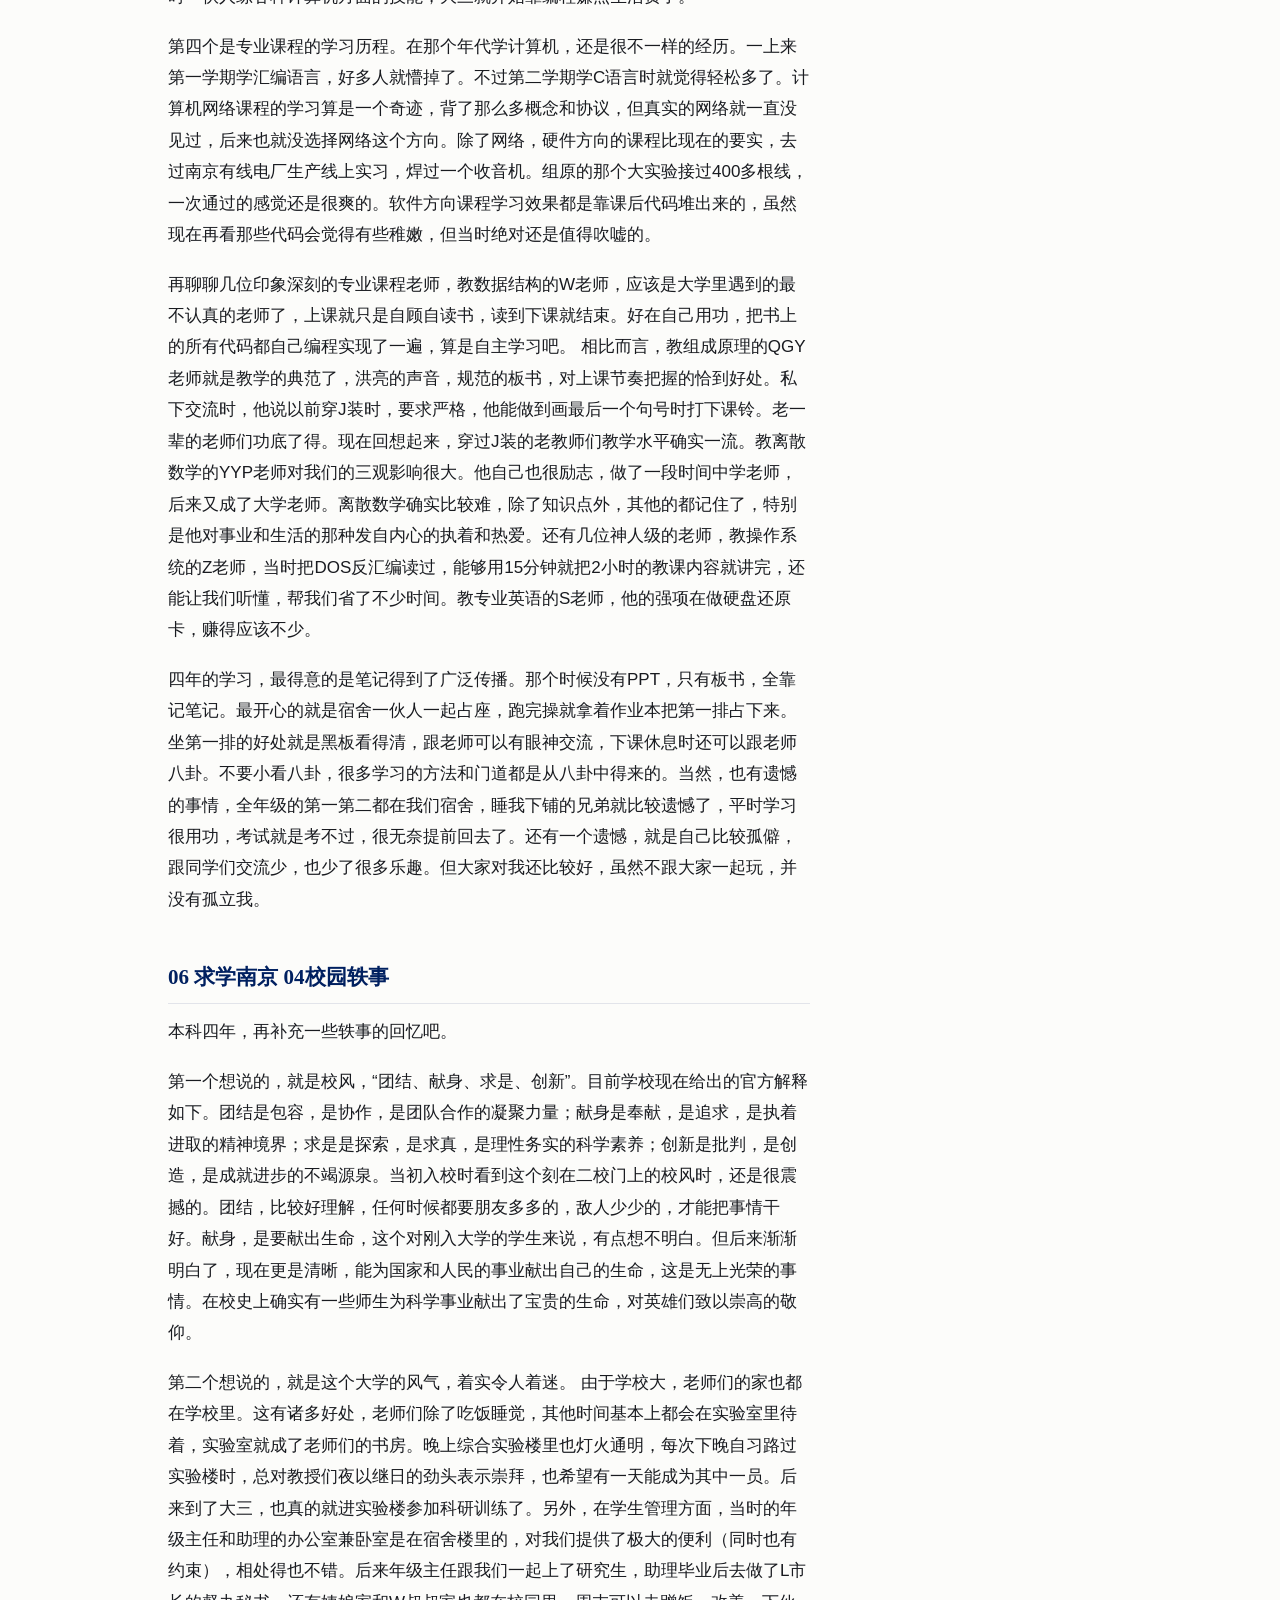
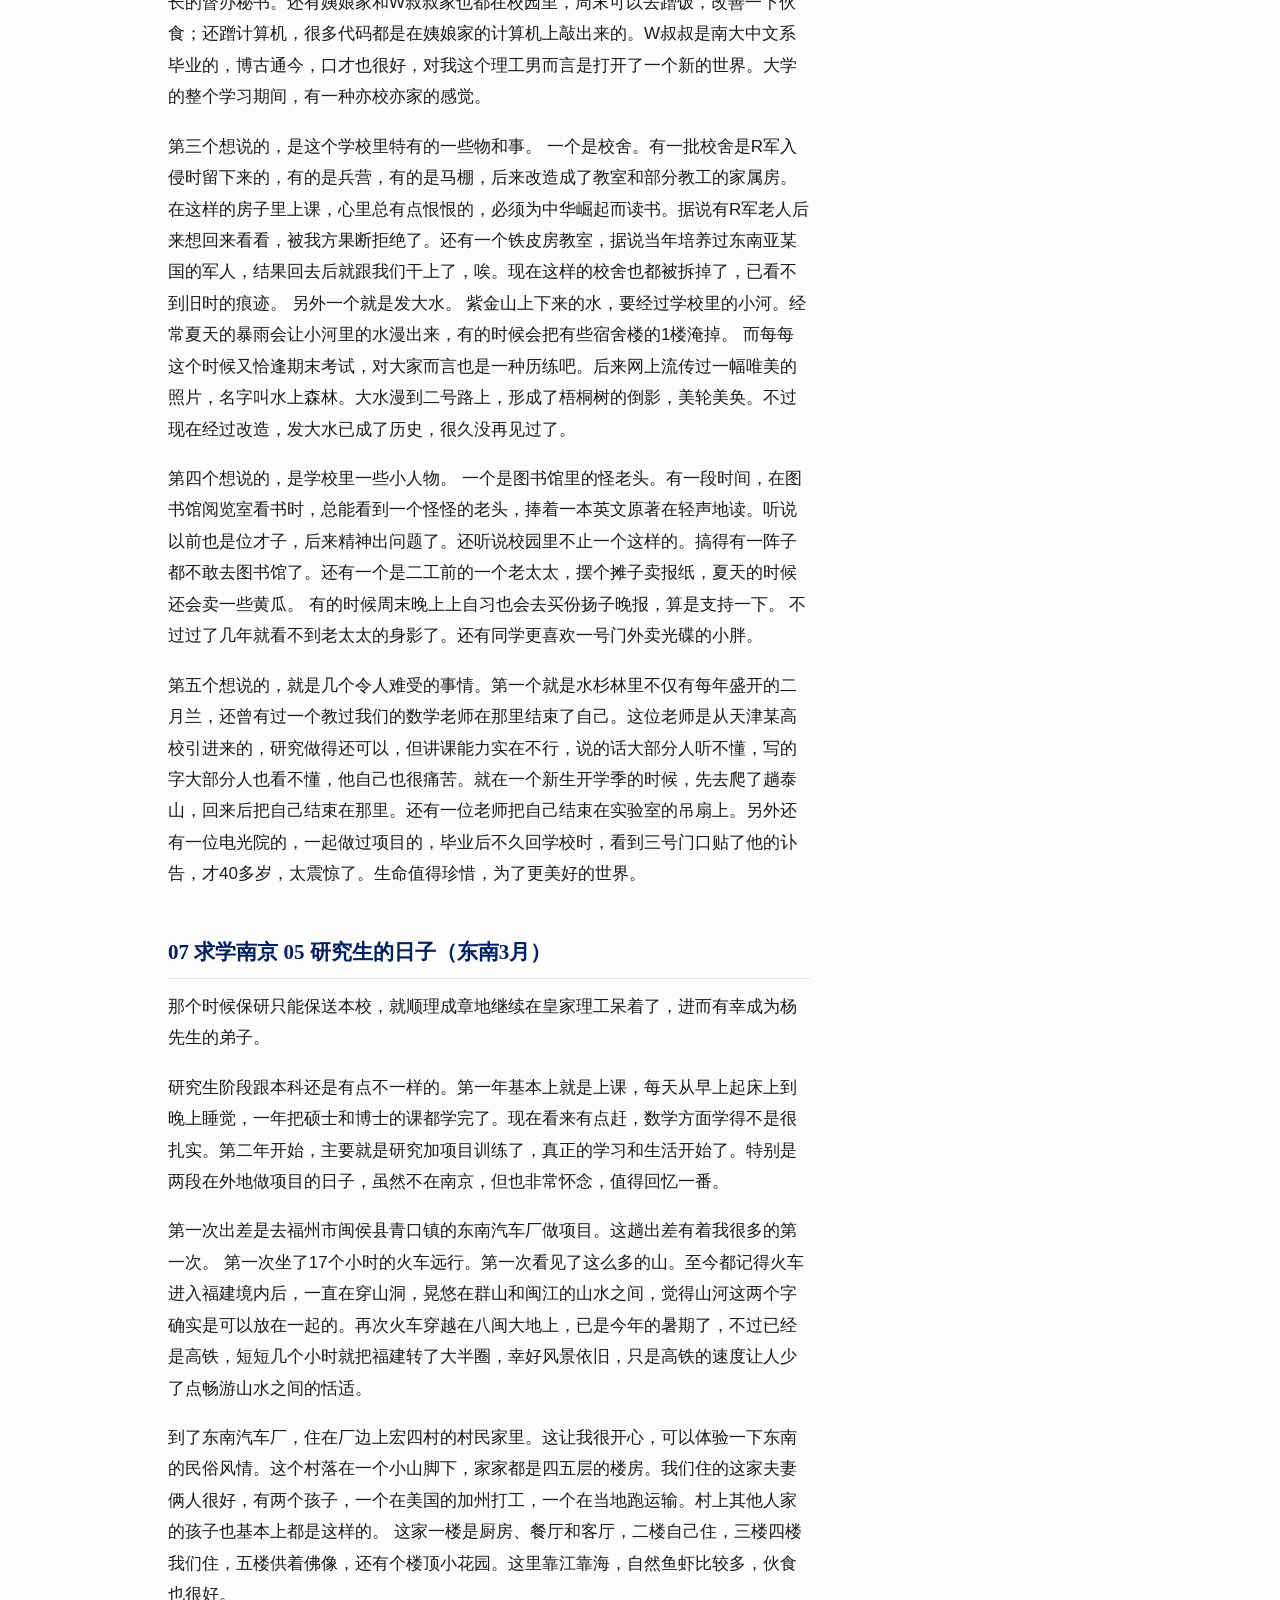
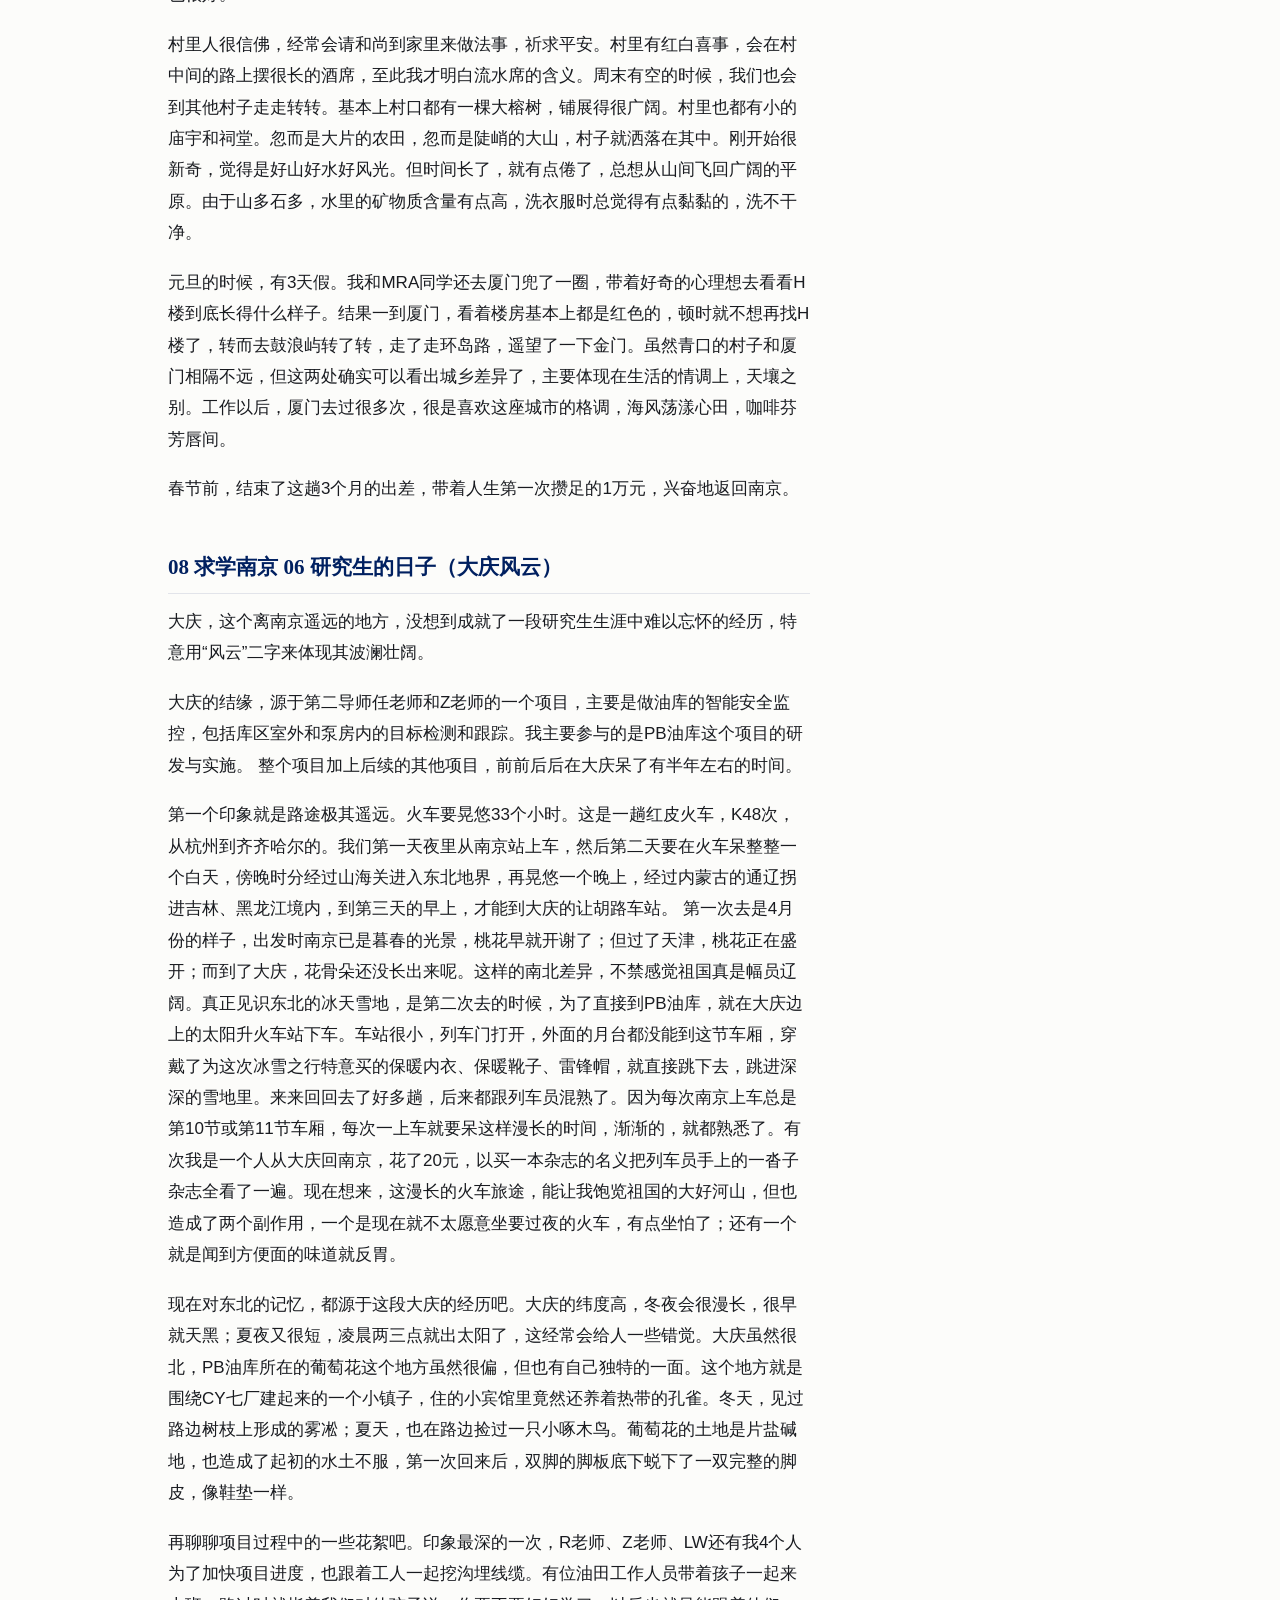
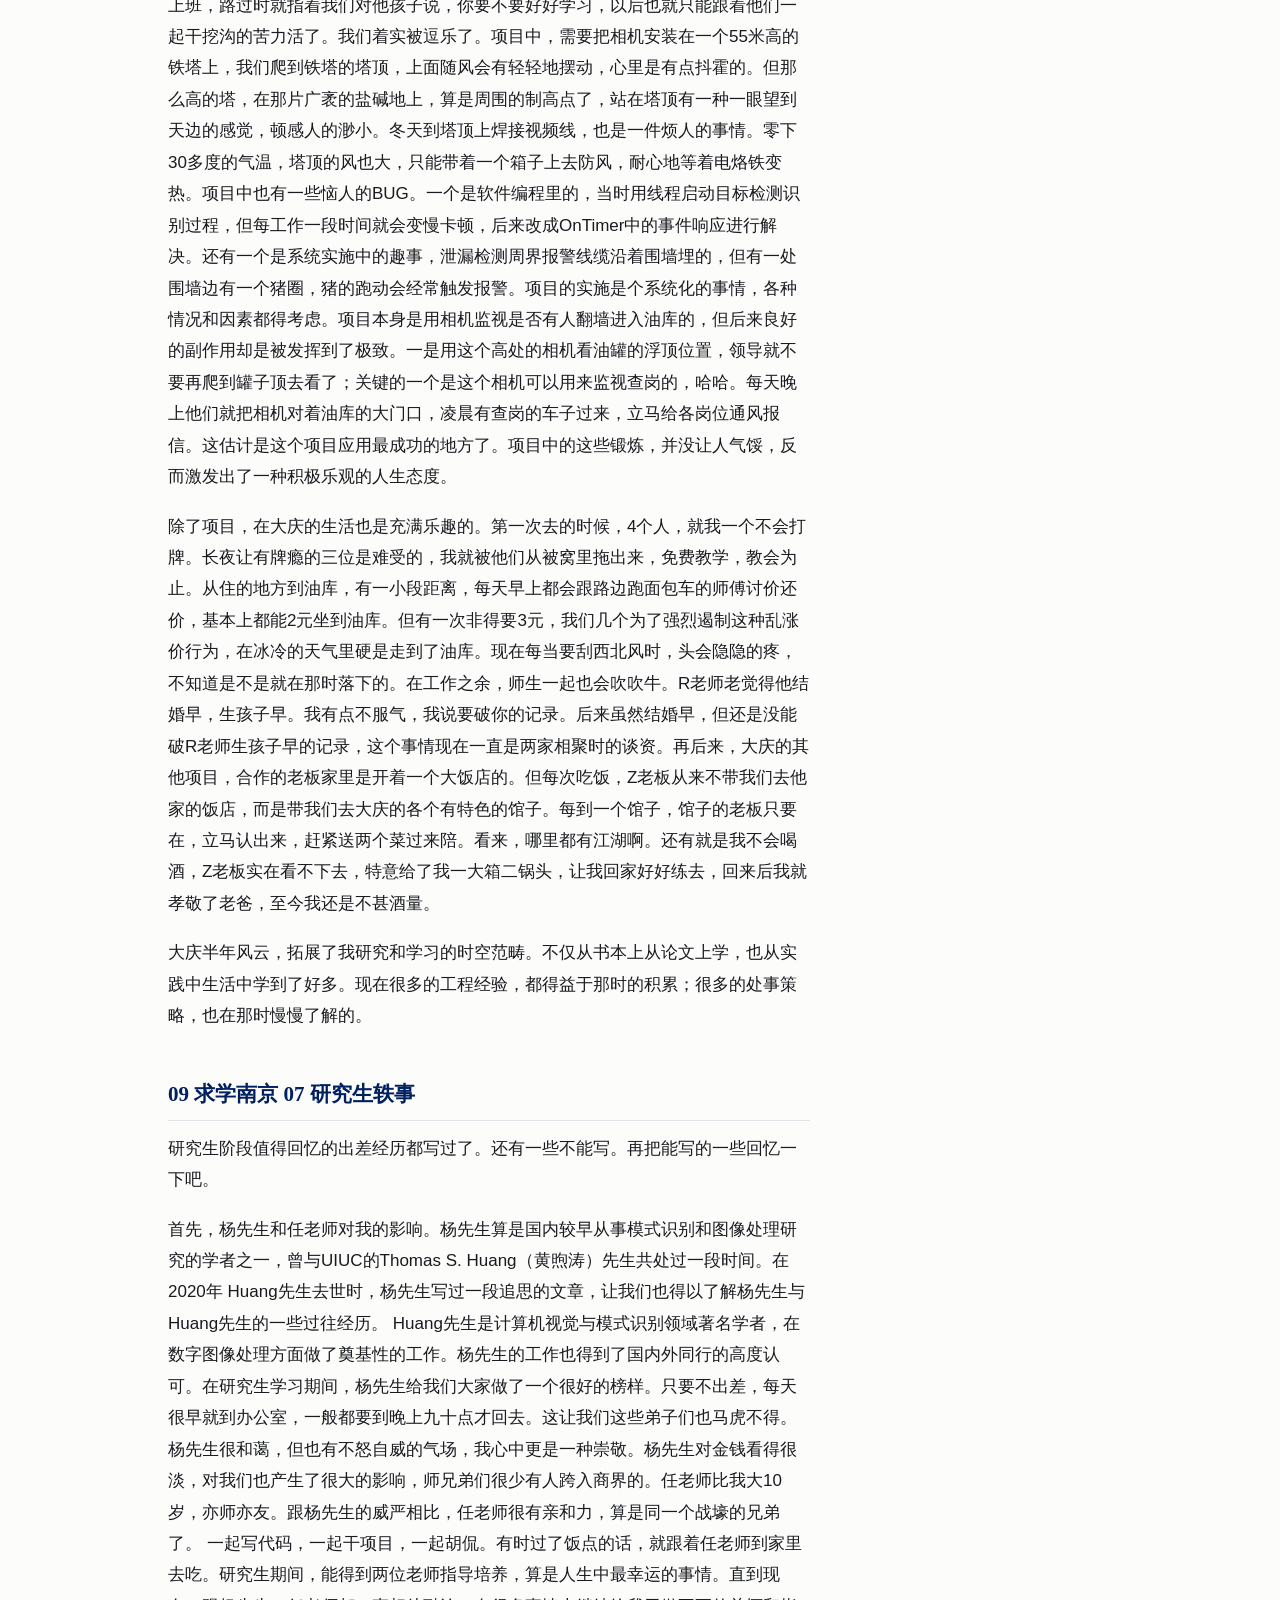
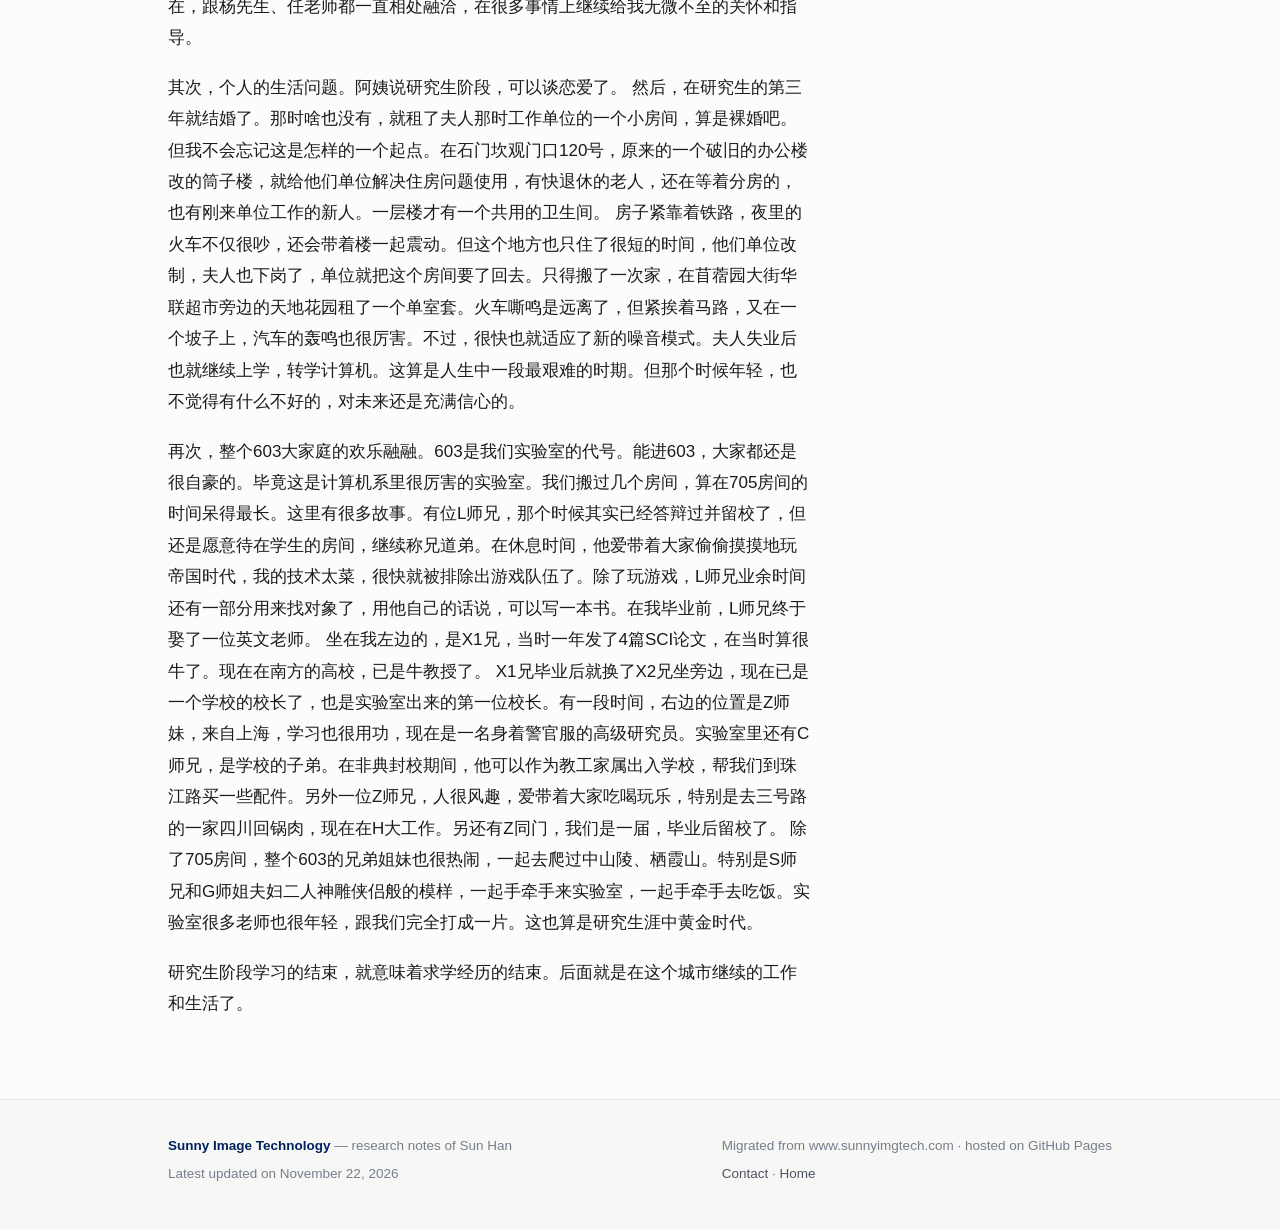
<file: memoir.html>
<!DOCTYPE html>
<html lang="en">
<head>
<meta charset="utf-8">
<meta name="viewport" content="width=device-width, initial-scale=1">
<title>在南京的日子 — Sunny Image Technology</title>
<meta name="description" content="孙涵的私人随笔：在南京的日子。">
<meta name="author" content="Sun Han">
<meta name="keywords" content="computer vision, image processing, domain adaptation, saliency detection, deep hashing, small object detection, Sun Han">
<meta property="og:type" content="website">
<meta property="og:title" content="在南京的日子 — Sunny Image Technology">
<meta property="og:description" content="孙涵的私人随笔：在南京的日子。">
<meta property="og:site_name" content="Sunny Image Technology">
<link rel="icon" href="assets/img/favicon.svg" type="image/svg+xml">
<link rel="icon" href="assets/img/favicon.ico" sizes="48x48">
<link rel="apple-touch-icon" href="assets/img/apple-touch-icon.png">
<link rel="stylesheet" href="assets/css/style.css">
</head>
<body>
<a class="skip" href="#main">Skip to content</a>
<div class="topline"></div>
<header class="site-head">
  <div class="wrap">
    <a class="brand" href="index.html">
      <span class="brand-name">Sunny Image Technology</span>
      <span class="brand-sub">Computer Vision &amp; Image Processing</span>
    </a>
    <nav class="nav" aria-label="Main navigation">
      <a href="index.html">Introduction</a>
      <a href="research.html">Research</a>
      <a href="project.html">Project</a>
      <a href="course.html">Course</a>
      <a href="beginner.html">Beginner</a>
      <a href="math.html">Math</a>
      <a href="tool.html">Tool</a>
      <a href="contact.html">Contact</a>
    </nav>
  </div>
</header>
<main id="main">
  <div class="wrap">
    <div class="page-head">
      <p class="kicker">· <span>·</span> Memo</p>
      <h1>在南京的日子</h1>
      <p class="lead">一篇私人随笔，写从 1984 年初次到南京，到求学、工作、定居的这些年。与研究方向无关，放在这里只是因为有人问起。</p>
    </div>
  </div>
  <div class="wrap"><div class="rule"></div></div>
  <div class="wrap">
    <div class="prose">
      <h2>01 初识南京</h2>
      <p>跟南京的结缘，最早是在1984年。</p>
      <p>这里先要感谢一下父母的朴素的想法。那年我将要上小学了，父母觉得在上学前到岛外面去看看，还是有必要的。 而奶奶最小的妹妹一家就在南京，于是人生中第一次走出小岛的机会就给了南京。谁知道现在在南京的日子已经比在小岛上度过的光阴长了。</p>
      <p>大概是第一次走出小岛，到现在依然记得当时的情况。</p>
      <p>是在春末夏初的一个早晨，天还没亮，一家子就起来吃过早饭，踏着星光来到隔壁村的渡口。陆陆续续一船人满了，就开船了，靠到南岸的姚桥码头。下了船走了一段路，上了公共汽车，从姚桥一路晃到镇江火车站。这个时候已经快中午了。上了火车又慢悠悠晃到南京站，下了火车时已经过了中午。 再坐上1路公交，从城北晃到城南的夫子庙下车。来到姨奶奶家时，已然是下午了，接近一整天的赶路终于到了。</p>
      <p>虽然路途漫长，但还是很开心的，毕竟是第一次出远门，一切都是新鲜。第一次坐船，第一次坐公共汽车，第一次坐火车，第一次来到了一个大城市。</p>
      <p>这次在南京大概待了一个星期的样子。父母带我去了中山陵、明孝陵、灵谷寺，带我去了玄武湖、莫愁湖，也带我去金陵饭店门口看着老外坐着小汽车进进出出。还带我去了南京长江大桥，在桥头堡里第一次坐电梯，坐了一半却停电了，一阵恐慌，有个老人说快叹不出气了，憋得慌。 对我来说，主要是漆黑带来的恐慌。这算是童年的一个阴影吧，后来一直对厢式电梯有点小小的不安。</p>
      <p>总的来说，第一次在大城市，看到了很多人，也有一些车，那个时候汽车真的不是很多，公交车票也很便宜，就5分钱的样子。一切都觉得新奇。</p>
      <p>这次还有一个事情就是姨爷爷给我改了名字，认为之前的名字比较俗，他翻了好几天的字典，然后给我起了现在的名字。 父母回去后就趁着入学前到派出所把我名字改了。</p>
      <p>这就是孩童时代的南京初印象吧。那时候来了就是来了，觉得一切都很新鲜，仅此而已。</p>
      <h2>02 再来南京</h2>
      <p>在第二次来南京前还去了趟上海，那是1988年。爷爷有三个兄弟在上海工作，算是比较早闯上海滩的一批的吧，有在政府工作的，也有在企业工作的。是在暑假坐船去的上海，下午三点上船，第二天早上停靠上海的十六铺码头。但上海之行却没有产生太多的吸引。感觉上海这个大都市（现在称之为魔都）人太多，买个早饭都很挤，自来水里也充满一股漂白粉的味道。不知道是不是改革开放一段时间了，人们穿着也比较摩登，让人眼花缭乱。从上海回来也是坐船，下船后父母竟然把我弄丢在江堤上，我就苦等着他们回来找我。这样的经历更对上海之行增加了不快。</p>
      <p>到了1992年的寒假，第二次来南京。这次来南京，主要是因为中耳炎一直看不好，算是来南京看病。发现左耳听力有问题也是自己玩儿时发现的。把父亲的手表贴着耳朵听着玩，右耳能听到嘀嗒声，但左耳就是听不到，自己很慌。在老家的县医院去看，医生拿了长长的针管刺过耳膜抽出了一管黄黄的液体。说是耳朵里面有炎症引起的。抽完后确实能听到嘀嗒声了，但过了一段时间又听不到了，医生继续抽出了一管水。这样持续了半年的样子，觉得这样不行，还是去大医院看看吧。于是就来鼓楼医院看，这里的医生开了一些药，还教了一下拧住鼻子鼓气的方法，后来确实就没再犯过了。</p>
      <p>这次来南京，在大表哥那里住了几天。当时他已经在浦口的浦镇车辆厂医院检验科上班了。跟着他去上班，用显微镜数红细胞和白细胞的个数，挺好玩的。只是后来自己没走上学医的道路，倒是很多同学都去学医了。</p>
      <p>还跟着表哥的一位同事去她家玩了半天。她家有个比我还大一点的孩子，家里书很多，在阳台上跟这位小哥哥下棋看书。觉得城里的孩子读书还是很用功的，自己也得努力啊。</p>
      <p>PS: 今天是趁着体检排队的间隙，写下这些文字。这次体检，抽了5管血，看来年纪大了，要检查的项目也多了。今天也是六一，保持一颗童心。</p>
      <h2>03 求学南京 01入学报到</h2>
      <p>第三次来南京是来上大学，是值得纪念的。在回忆第三次来南京前，有必要简单回顾一下自己光辉（其实有点无厘头）的求学历程（详细回忆准备再写一个长篇《在岛上的日子》）。简言之，前面十二年的上学过程中，被退学了一次，上倒了三所小学和一所初中，错过了美术中专。考皇家理工，当初也不是有什么情结，只是因为姨娘在皇家理工工作。对皇家理工的感情是在后来九年的求学生涯中与日俱增的。</p>
      <p>第三次来南京是在1996年的9月4日，父母带着我和行李，一早坐直达南京的大巴，3小时左右晃到南京的。那个时候，岛上已经有了跟外界连接的桥，但沪宁高速还未正式开通，走的是312国道。即使这样，比第一次来南京时的路途时间已经缩短很多了。在汉中门汽车站下的车，然后坐5路车（当时5路车的路线是从莫愁新寓到孝陵卫）从汉中门经新街口一路向东，出了中山门翻过卫岗坡来到皇家理工。在出中山门前路过了一所航空学校，瞥了一眼，谁知道这一瞥又带来了什么呢。</p>
      <p>皇家理工的二号门在一个高高的坡上，颇具威严。从二号门进，沿着高大梧桐树遮蔽的二号路向前走，走了好长一段也不见头，顿时感觉大学确实大。绕过了二号路上的转盘，终于见到了热烈的迎新场面。在六系的院楼前，找到了报到的地方。 姨娘也过来了，她也是六系毕业的。报到的流程很顺利。看着姨娘跟报到接待的老师都比较熟悉，心里还是有点小小的压力，学不好就抬不起头了啊。 当然，后来的大学生活打消了这个顾虑。姨娘一家、W叔叔L阿姨一家对我都挺好，大学的日子还是很开心快乐的。</p>
      <p>报到手续办完后就跟着志愿者来到了宿舍七舍215室，一个屋子4张上下床，住8位同学。不过高中就是8人一个宿舍，也习惯了。整个宿舍有来自苏州、无锡、常州、淮阴的同学，也有河南、四川、陕西的，加上我从小岛来的，也算是五湖四海了。旁边的216室就是年级主任的办公室兼宿舍，年级主任就住我们隔壁，这虽有威慑力，也有一个小福利，我们的电跟年级主任房间是一起的，可以不断电。</p>
      <p>这一天虽是普通的一天，但从这一天开始，人生开启了新的篇章。</p>
      <p>【以下内容将放到《在岛上的日子》中叙述】</p>
      <p>由于小时候过于愚钝，没能上幼儿园。虽然上一年级前来了一趟南京，但也未对开窍起到多大帮助。一年级上了一个月后，就收到了一份退学通知。那个场面我一直都记得。那天上午老师给了我一张有一个红通通圆巴巴（那时也不知道是公章）的纸，跟我说，去旁边的幼儿园大班，跟那里的孩子一起玩吧。我虽愚钝，但也感觉到哪里不对劲，这就是小学不要我了啊。 在旁边幼儿园的教室里呆坐了一上午，中午背着书包就哭着回去了。 父亲看了那张纸才知道退学的原因，说是年龄不够不能上一年级。 这时父亲还是做了一个明智的选择，把我送到了隔壁村的ZT小学，继续上小学。 不过经历了这次风波，我有点懂事了，得好好学习，否则人家也会不要我。</p>
      <p>然而后续的故事就真不是我个人的问题了。ZT小学比原来的ZH小学要小一些，只有一名老师，一间教室。Z老师一人同时带7-8个一年级学生和7-8个二年级学生。Z老师给一年级学生上课时，二年级学生就做作业；给二年级学生上课时，一年级学生就做作业。一年级结束时，镇里通知撤销ZT小学，Z老师于是带着我一起到了ZH小学，我又回到了原来的班级里。我暗暗努力，得让原来的老师和同学知道我这一年没白费，后来的考试也确实让他们感到惊讶。ZH小学也只到四年级，四年级结束后又转到了远一点的MF小学。五年级结束时，发现ZH小学的Q校长也来MF小学了，才知道ZH小学也被撤销了。 在MF小学读完小学后，继续在旁边的MF中学上初中。到县城里上高中后，MF小学和MF中学也被撤销了。 就这样，我上倒了三所小学和一所初中。</p>
      <p>求学路上，第一次选择是在中考时。当时流行上中专跳出农门。我奋斗了一个星期，竟然通过了美术中专的初试预录取，只要中考每门及格我就能去上美术中专了。 这令我兴奋，因为每门及格对我来说是容易的。走进中考考场我也没什么心理压力，结果就是分数考高了。然而，老天爷有时就会开玩笑。那年的志愿表上，第一志愿必须是重点高中，打印好的不要填，中专从第二行开始填。 分数太高只能去上高中了，与想象的艺术生涯只能说声再见了。</p>
      <h2>04 求学南京 02 军训</h2>
      <p>在回忆军训之前，简单回顾一下皇家理工的历史。她诞生后的首任院长是陈赓大将，搬到南京后的首任院长是孔从洲中将，可见皇家理工的历史地位。也正因为此，当年的军训留下了不可磨灭的印象。</p>
      <p>首先，谈谈军训的基本要求，与军校入学的学员几乎没有什么区别。理极短极短的头发（包括女生也只能是齐耳短发），连指甲的长度也都有要求。着装的规范、被子的角度等等也都有明确的规定。</p>
      <p>其次，军训的过程自然是严格的。教官是旁边军校的大四学生，我们的军训就是他们的毕业实习，直接关系到他们的成绩评定。这种感觉，大家都有压力，当然也都能相互理解和配合。烈日下，站军姿、踢正步、端枪，都是一个动作要挺好长时间。不过那个时候大家还都可以，倒下去的不多。</p>
      <p>印象最深刻的就是25公里的拉练了。凌晨2点集合，在操场刚刚集合完毕就下起了暴雨，那雨下得无法睁开眼。军训领导评估后决定暂时解散回宿舍。大家奔回宿舍赶紧脱掉湿透的衣服，擦干身子。这场暴雨把大家折腾得都感觉有点饿了，有同学忍不住就把挎包里早餐干粮拿出来填肚子。 大雨不停，大家也都渐渐重回梦乡。凌晨4点不到，集合哨声再次响起，也顾不上那么多了，重新穿回湿漉漉的衣服，继续集合出发。我们连冲出校门的时候，看见校门口的路有两个方向，一个是直行，一个是左拐，不过哪条路上都看不见前方的队伍，连长就带着我们左拐了，奔出两公里，也没赶上前面的队伍，但是连长手中的对讲机里传出的声音让我们不安，我们走错路了，得返回到另外一条路上。连长吓得不轻，我们心里也暗暗叫苦，这就意味着我们白走了4公里。但大家都一声不吭，知道这要是在战场上意味着什么，可能就是全部阵亡了。 一路的小跑，回到正确道路上也渐渐赶上前面的队伍，心里踏实多了。 25公里的路程，现在已经记不清楚具体的路线了，只知道走过柏油马路，也穿过几个村庄，还沿着水稻田边走过一段，看见了水牛。走到了一个山坡前，开始发起冲锋，整体氛围营造得不错，烟幕弹用上了，步枪里的教练弹也打得欢。最后攻上了山头，插上了胜利的红旗。然后就地休整，吃早餐。有人傻眼了，挎包里的干粮在夜里已经吃掉了啊。下山时天已大亮，大家往回走时精神远不如来时，搞得路过村庄时，村民们都说这不太像是刚打胜仗的队伍。大家估计都是第一次走这么远的路， 往回走越走越疲惫，但都坚持走回来了。只是下午大家都是躺在床上的，脚板发疼发胀。</p>
      <p>军训中其他的事情跟拉练比起来，就轻松多了。军训结束后，我们还上了一个学期的军事理论课，对地图的认识就是在这门课上学的，可能是因为那段迷路，学习地图相关知识格外认真。</p>
      <p>另外，军训结束后，有一个事情一直坚持到大四，那就是每天起床后的一公里跑操。只要天不下雨，身上不被淋湿，就得跑。每天在床上一睁眼，瞅一眼窗外，没有大雨，赶紧一宿舍人就起床奔出去。当时虽有万般的无奈和不甘，但现在看来，确是那四年的跑操，让自己的身体结实起来了。</p>
      <p>跟这些相关的，就是每天上晚自习时路过综合楼前的广场，看着退休老师们成群的散步，那股子军人步伐，威风凛凛，着实让人羡慕的。</p>
      <p>当然，现在的军训已不能跟当年相比了。但我感觉这样的退化却是不应该的。</p>
      <h2>05 求学南京 03本科学习生活</h2>
      <p>大学本科四年的学习，概括起来就是简单，或者说是单纯。 没有熬过夜，没有喝过酒，没有抽过烟，没有谈过恋爱。 每天按时起床，按时跑操，按时上课，按时自习，按时睡觉。之前看过网上流传的某轶事，虽然发生在相同的地方，但感觉那是另外一个世界。看来，同一个物理世界，不同的人有着完全不同的经历和体会。</p>
      <p>既然四年都献给了学习，这方面还是有很多回忆的，略举一些吧。</p>
      <p>第一个是高数的抢课。那个时候皇家理工就开始教师挂牌上课了，大家可以选自己喜欢的老师。当然，好老师的课是需要抢的，抢不到的也会去蹭。一个宿舍的同学，回来也会交流听课体会，然后也去蹭蹭有意思的老师课程。不过，不管哪个老师的课，高数这门课当时的通过率实在是太低。记得第一学期期末，接近4000人中及格的在600人左右，一大批同学带着红灯笼回家过年了。自己的成绩就不说了，避免凡尔赛。</p>
      <p>第二个是英语课。不知道为何，进校分级考试后，我就被分到英语快班，这个班上同学中，好多在高中就已经高分过了四级。刚开始有种被碾压的感觉。 任课老师WFL老师是一位和蔼的老先生，上课方式也很特别。先是魔鬼10分钟，找人提问，直到回答不上来，换一个人继续提问。 当时每位同学心里都默默祈祷站起来对答的同学能够撑住这10分钟。不过一般能撑住的也不多。10分钟过后，就开始上课，第1位同学读第1段，第2位同学读第2段，直到课文读完。然后后面的同学依次回答课文后的习题。一堂课下来，基本上每人都站起来过，要么读课文，要么回答课后习题。 然后就是下课了。 刚开始还觉得老师这个方式也太奇怪了，后来才知道W老师喜欢的事情是将论语、孟子等古文翻译成英语。当然，我们这个班的四六级平均分也是非常高的。</p>
      <p>第三个是大学的暑假。大一的暑假，留在学校上了一个月的物理强化。 也不知道是啥原因被选上，大一的暑假学校选了一批学生进行物理强化，都是理学院的大牛老师上课。光学部分还是比较感兴趣的，但是相对论确实有点费解。那段时间一直下雨，每天听着难懂的课程，练着难题，总感觉阴沉沉的。原来，大学是没有暑假，只有暑期。只是换个特别的方式继续学习吧。后来的暑期，基本上也是在学校度过的，大二时一伙人练各种计算机方面的技能，大三就开始靠编程赚点生活费了。</p>
      <p>第四个是专业课程的学习历程。在那个年代学计算机，还是很不一样的经历。一上来第一学期学汇编语言，好多人就懵掉了。不过第二学期学C语言时就觉得轻松多了。计算机网络课程的学习算是一个奇迹，背了那么多概念和协议，但真实的网络就一直没见过，后来也就没选择网络这个方向。除了网络，硬件方向的课程比现在的要实，去过南京有线电厂生产线上实习，焊过一个收音机。组原的那个大实验接过400多根线，一次通过的感觉还是很爽的。软件方向课程学习效果都是靠课后代码堆出来的，虽然现在再看那些代码会觉得有些稚嫩，但当时绝对还是值得吹嘘的。</p>
      <p>再聊聊几位印象深刻的专业课程老师，教数据结构的W老师，应该是大学里遇到的最不认真的老师了，上课就只是自顾自读书，读到下课就结束。好在自己用功，把书上的所有代码都自己编程实现了一遍，算是自主学习吧。 相比而言，教组成原理的QGY老师就是教学的典范了，洪亮的声音，规范的板书，对上课节奏把握的恰到好处。私下交流时，他说以前穿J装时，要求严格，他能做到画最后一个句号时打下课铃。老一辈的老师们功底了得。现在回想起来，穿过J装的老教师们教学水平确实一流。教离散数学的YYP老师对我们的三观影响很大。他自己也很励志，做了一段时间中学老师，后来又成了大学老师。离散数学确实比较难，除了知识点外，其他的都记住了，特别是他对事业和生活的那种发自内心的执着和热爱。还有几位神人级的老师，教操作系统的Z老师，当时把DOS反汇编读过，能够用15分钟就把2小时的教课内容就讲完，还能让我们听懂，帮我们省了不少时间。教专业英语的S老师，他的强项在做硬盘还原卡，赚得应该不少。</p>
      <p>四年的学习，最得意的是笔记得到了广泛传播。那个时候没有PPT，只有板书，全靠记笔记。最开心的就是宿舍一伙人一起占座，跑完操就拿着作业本把第一排占下来。坐第一排的好处就是黑板看得清，跟老师可以有眼神交流，下课休息时还可以跟老师八卦。不要小看八卦，很多学习的方法和门道都是从八卦中得来的。当然，也有遗憾的事情，全年级的第一第二都在我们宿舍，睡我下铺的兄弟就比较遗憾了，平时学习很用功，考试就是考不过，很无奈提前回去了。还有一个遗憾，就是自己比较孤僻，跟同学们交流少，也少了很多乐趣。但大家对我还比较好，虽然不跟大家一起玩，并没有孤立我。</p>
      <h2>06 求学南京 04校园轶事</h2>
      <p>本科四年，再补充一些轶事的回忆吧。</p>
      <p>第一个想说的，就是校风，“团结、献身、求是、创新”。目前学校现在给出的官方解释如下。团结是包容，是协作，是团队合作的凝聚力量；献身是奉献，是追求，是执着进取的精神境界；求是是探索，是求真，是理性务实的科学素养；创新是批判，是创造，是成就进步的不竭源泉。当初入校时看到这个刻在二校门上的校风时，还是很震撼的。团结，比较好理解，任何时候都要朋友多多的，敌人少少的，才能把事情干好。献身，是要献出生命，这个对刚入大学的学生来说，有点想不明白。但后来渐渐明白了，现在更是清晰，能为国家和人民的事业献出自己的生命，这是无上光荣的事情。在校史上确实有一些师生为科学事业献出了宝贵的生命，对英雄们致以崇高的敬仰。</p>
      <p>第二个想说的，就是这个大学的风气，着实令人着迷。 由于学校大，老师们的家也都在学校里。这有诸多好处，老师们除了吃饭睡觉，其他时间基本上都会在实验室里待着，实验室就成了老师们的书房。晚上综合实验楼里也灯火通明，每次下晚自习路过实验楼时，总对教授们夜以继日的劲头表示崇拜，也希望有一天能成为其中一员。后来到了大三，也真的就进实验楼参加科研训练了。另外，在学生管理方面，当时的年级主任和助理的办公室兼卧室是在宿舍楼里的，对我们提供了极大的便利（同时也有约束），相处得也不错。后来年级主任跟我们一起上了研究生，助理毕业后去做了L市长的督办秘书。还有姨娘家和W叔叔家也都在校园里，周末可以去蹭饭，改善一下伙食；还蹭计算机，很多代码都是在姨娘家的计算机上敲出来的。W叔叔是南大中文系毕业的，博古通今，口才也很好，对我这个理工男而言是打开了一个新的世界。大学的整个学习期间，有一种亦校亦家的感觉。</p>
      <p>第三个想说的，是这个学校里特有的一些物和事。 一个是校舍。有一批校舍是R军入侵时留下来的，有的是兵营，有的是马棚，后来改造成了教室和部分教工的家属房。 在这样的房子里上课，心里总有点恨恨的，必须为中华崛起而读书。据说有R军老人后来想回来看看，被我方果断拒绝了。还有一个铁皮房教室，据说当年培养过东南亚某国的军人，结果回去后就跟我们干上了，唉。现在这样的校舍也都被拆掉了，已看不到旧时的痕迹。 另外一个就是发大水。 紫金山上下来的水，要经过学校里的小河。经常夏天的暴雨会让小河里的水漫出来，有的时候会把有些宿舍楼的1楼淹掉。 而每每这个时候又恰逢期末考试，对大家而言也是一种历练吧。后来网上流传过一幅唯美的照片，名字叫水上森林。大水漫到二号路上，形成了梧桐树的倒影，美轮美奂。不过现在经过改造，发大水已成了历史，很久没再见过了。</p>
      <p>第四个想说的，是学校里一些小人物。 一个是图书馆里的怪老头。有一段时间，在图书馆阅览室看书时，总能看到一个怪怪的老头，捧着一本英文原著在轻声地读。听说以前也是位才子，后来精神出问题了。还听说校园里不止一个这样的。搞得有一阵子都不敢去图书馆了。还有一个是二工前的一个老太太，摆个摊子卖报纸，夏天的时候还会卖一些黄瓜。 有的时候周末晚上上自习也会去买份扬子晚报，算是支持一下。 不过过了几年就看不到老太太的身影了。还有同学更喜欢一号门外卖光碟的小胖。</p>
      <p>第五个想说的，就是几个令人难受的事情。第一个就是水杉林里不仅有每年盛开的二月兰，还曾有过一个教过我们的数学老师在那里结束了自己。这位老师是从天津某高校引进来的，研究做得还可以，但讲课能力实在不行，说的话大部分人听不懂，写的字大部分人也看不懂，他自己也很痛苦。就在一个新生开学季的时候，先去爬了趟泰山，回来后把自己结束在那里。还有一位老师把自己结束在实验室的吊扇上。另外还有一位电光院的，一起做过项目的，毕业后不久回学校时，看到三号门口贴了他的讣告，才40多岁，太震惊了。生命值得珍惜，为了更美好的世界。</p>
      <h2>07 求学南京 05 研究生的日子（东南3月）</h2>
      <p>那个时候保研只能保送本校，就顺理成章地继续在皇家理工呆着了，进而有幸成为杨先生的弟子。</p>
      <p>研究生阶段跟本科还是有点不一样的。第一年基本上就是上课，每天从早上起床上到晚上睡觉，一年把硕士和博士的课都学完了。现在看来有点赶，数学方面学得不是很扎实。第二年开始，主要就是研究加项目训练了，真正的学习和生活开始了。特别是两段在外地做项目的日子，虽然不在南京，但也非常怀念，值得回忆一番。</p>
      <p>第一次出差是去福州市闽侯县青口镇的东南汽车厂做项目。这趟出差有着我很多的第一次。 第一次坐了17个小时的火车远行。第一次看见了这么多的山。至今都记得火车进入福建境内后，一直在穿山洞，晃悠在群山和闽江的山水之间，觉得山河这两个字确实是可以放在一起的。再次火车穿越在八闽大地上，已是今年的暑期了，不过已经是高铁，短短几个小时就把福建转了大半圈，幸好风景依旧，只是高铁的速度让人少了点畅游山水之间的恬适。</p>
      <p>到了东南汽车厂，住在厂边上宏四村的村民家里。这让我很开心，可以体验一下东南的民俗风情。这个村落在一个小山脚下，家家都是四五层的楼房。我们住的这家夫妻俩人很好，有两个孩子，一个在美国的加州打工，一个在当地跑运输。村上其他人家的孩子也基本上都是这样的。 这家一楼是厨房、餐厅和客厅，二楼自己住，三楼四楼我们住，五楼供着佛像，还有个楼顶小花园。这里靠江靠海，自然鱼虾比较多，伙食也很好。</p>
      <p>村里人很信佛，经常会请和尚到家里来做法事，祈求平安。村里有红白喜事，会在村中间的路上摆很长的酒席，至此我才明白流水席的含义。周末有空的时候，我们也会到其他村子走走转转。基本上村口都有一棵大榕树，铺展得很广阔。村里也都有小的庙宇和祠堂。忽而是大片的农田，忽而是陡峭的大山，村子就洒落在其中。刚开始很新奇，觉得是好山好水好风光。但时间长了，就有点倦了，总想从山间飞回广阔的平原。由于山多石多，水里的矿物质含量有点高，洗衣服时总觉得有点黏黏的，洗不干净。</p>
      <p>元旦的时候，有3天假。我和MRA同学还去厦门兜了一圈，带着好奇的心理想去看看H楼到底长得什么样子。结果一到厦门，看着楼房基本上都是红色的，顿时就不想再找H楼了，转而去鼓浪屿转了转，走了走环岛路，遥望了一下金门。虽然青口的村子和厦门相隔不远，但这两处确实可以看出城乡差异了，主要体现在生活的情调上，天壤之别。工作以后，厦门去过很多次，很是喜欢这座城市的格调，海风荡漾心田，咖啡芬芳唇间。</p>
      <p>春节前，结束了这趟3个月的出差，带着人生第一次攒足的1万元，兴奋地返回南京。</p>
      <h2>08 求学南京 06 研究生的日子（大庆风云）</h2>
      <p>大庆，这个离南京遥远的地方，没想到成就了一段研究生生涯中难以忘怀的经历，特意用“风云”二字来体现其波澜壮阔。</p>
      <p>大庆的结缘，源于第二导师任老师和Z老师的一个项目，主要是做油库的智能安全监控，包括库区室外和泵房内的目标检测和跟踪。我主要参与的是PB油库这个项目的研发与实施。 整个项目加上后续的其他项目，前前后后在大庆呆了有半年左右的时间。</p>
      <p>第一个印象就是路途极其遥远。火车要晃悠33个小时。这是一趟红皮火车，K48次，从杭州到齐齐哈尔的。我们第一天夜里从南京站上车，然后第二天要在火车呆整整一个白天，傍晚时分经过山海关进入东北地界，再晃悠一个晚上，经过内蒙古的通辽拐进吉林、黑龙江境内，到第三天的早上，才能到大庆的让胡路车站。 第一次去是4月份的样子，出发时南京已是暮春的光景，桃花早就开谢了；但过了天津，桃花正在盛开；而到了大庆，花骨朵还没长出来呢。这样的南北差异，不禁感觉祖国真是幅员辽阔。真正见识东北的冰天雪地，是第二次去的时候，为了直接到PB油库，就在大庆边上的太阳升火车站下车。车站很小，列车门打开，外面的月台都没能到这节车厢，穿戴了为这次冰雪之行特意买的保暖内衣、保暖靴子、雷锋帽，就直接跳下去，跳进深深的雪地里。来来回回去了好多趟，后来都跟列车员混熟了。因为每次南京上车总是第10节或第11节车厢，每次一上车就要呆这样漫长的时间，渐渐的，就都熟悉了。有次我是一个人从大庆回南京，花了20元，以买一本杂志的名义把列车员手上的一沓子杂志全看了一遍。现在想来，这漫长的火车旅途，能让我饱览祖国的大好河山，但也造成了两个副作用，一个是现在就不太愿意坐要过夜的火车，有点坐怕了；还有一个就是闻到方便面的味道就反胃。</p>
      <p>现在对东北的记忆，都源于这段大庆的经历吧。大庆的纬度高，冬夜会很漫长，很早就天黑；夏夜又很短，凌晨两三点就出太阳了，这经常会给人一些错觉。大庆虽然很北，PB油库所在的葡萄花这个地方虽然很偏，但也有自己独特的一面。这个地方就是围绕CY七厂建起来的一个小镇子，住的小宾馆里竟然还养着热带的孔雀。冬天，见过路边树枝上形成的雾凇；夏天，也在路边捡过一只小啄木鸟。葡萄花的土地是片盐碱地，也造成了起初的水土不服，第一次回来后，双脚的脚板底下蜕下了一双完整的脚皮，像鞋垫一样。</p>
      <p>再聊聊项目过程中的一些花絮吧。印象最深的一次，R老师、Z老师、LW还有我4个人为了加快项目进度，也跟着工人一起挖沟埋线缆。有位油田工作人员带着孩子一起来上班，路过时就指着我们对他孩子说，你要不要好好学习，以后也就只能跟着他们一起干挖沟的苦力活了。我们着实被逗乐了。项目中，需要把相机安装在一个55米高的铁塔上，我们爬到铁塔的塔顶，上面随风会有轻轻地摆动，心里是有点抖霍的。但那么高的塔，在那片广袤的盐碱地上，算是周围的制高点了，站在塔顶有一种一眼望到天边的感觉，顿感人的渺小。冬天到塔顶上焊接视频线，也是一件烦人的事情。零下30多度的气温，塔顶的风也大，只能带着一个箱子上去防风，耐心地等着电烙铁变热。项目中也有一些恼人的BUG。一个是软件编程里的，当时用线程启动目标检测识别过程，但每工作一段时间就会变慢卡顿，后来改成OnTimer中的事件响应进行解决。还有一个是系统实施中的趣事，泄漏检测周界报警线缆沿着围墙埋的，但有一处围墙边有一个猪圈，猪的跑动会经常触发报警。项目的实施是个系统化的事情，各种情况和因素都得考虑。项目本身是用相机监视是否有人翻墙进入油库的，但后来良好的副作用却是被发挥到了极致。一是用这个高处的相机看油罐的浮顶位置，领导就不要再爬到罐子顶去看了；关键的一个是这个相机可以用来监视查岗的，哈哈。每天晚上他们就把相机对着油库的大门口，凌晨有查岗的车子过来，立马给各岗位通风报信。这估计是这个项目应用最成功的地方了。项目中的这些锻炼，并没让人气馁，反而激发出了一种积极乐观的人生态度。</p>
      <p>除了项目，在大庆的生活也是充满乐趣的。第一次去的时候，4个人，就我一个不会打牌。长夜让有牌瘾的三位是难受的，我就被他们从被窝里拖出来，免费教学，教会为止。从住的地方到油库，有一小段距离，每天早上都会跟路边跑面包车的师傅讨价还价，基本上都能2元坐到油库。但有一次非得要3元，我们几个为了强烈遏制这种乱涨价行为，在冰冷的天气里硬是走到了油库。现在每当要刮西北风时，头会隐隐的疼，不知道是不是就在那时落下的。在工作之余，师生一起也会吹吹牛。R老师老觉得他结婚早，生孩子早。我有点不服气，我说要破你的记录。后来虽然结婚早，但还是没能破R老师生孩子早的记录，这个事情现在一直是两家相聚时的谈资。再后来，大庆的其他项目，合作的老板家里是开着一个大饭店的。但每次吃饭，Z老板从来不带我们去他家的饭店，而是带我们去大庆的各个有特色的馆子。每到一个馆子，馆子的老板只要在，立马认出来，赶紧送两个菜过来陪。看来，哪里都有江湖啊。还有就是我不会喝酒，Z老板实在看不下去，特意给了我一大箱二锅头，让我回家好好练去，回来后我就孝敬了老爸，至今我还是不甚酒量。</p>
      <p>大庆半年风云，拓展了我研究和学习的时空范畴。不仅从书本上从论文上学，也从实践中生活中学到了好多。现在很多的工程经验，都得益于那时的积累；很多的处事策略，也在那时慢慢了解的。</p>
      <h2>09 求学南京 07 研究生轶事</h2>
      <p>研究生阶段值得回忆的出差经历都写过了。还有一些不能写。再把能写的一些回忆一下吧。</p>
      <p>首先，杨先生和任老师对我的影响。杨先生算是国内较早从事模式识别和图像处理研究的学者之一，曾与UIUC的Thomas S. Huang（黄煦涛）先生共处过一段时间。在2020年 Huang先生去世时，杨先生写过一段追思的文章，让我们也得以了解杨先生与Huang先生的一些过往经历。 Huang先生是计算机视觉与模式识别领域著名学者，在数字图像处理方面做了奠基性的工作。杨先生的工作也得到了国内外同行的高度认可。在研究生学习期间，杨先生给我们大家做了一个很好的榜样。只要不出差，每天很早就到办公室，一般都要到晚上九十点才回去。这让我们这些弟子们也马虎不得。杨先生很和蔼，但也有不怒自威的气场，我心中更是一种崇敬。杨先生对金钱看得很淡，对我们也产生了很大的影响，师兄弟们很少有人跨入商界的。任老师比我大10岁，亦师亦友。跟杨先生的威严相比，任老师很有亲和力，算是同一个战壕的兄弟了。 一起写代码，一起干项目，一起胡侃。有时过了饭点的话，就跟着任老师到家里去吃。研究生期间，能得到两位老师指导培养，算是人生中最幸运的事情。直到现在，跟杨先生、任老师都一直相处融洽，在很多事情上继续给我无微不至的关怀和指导。</p>
      <p>其次，个人的生活问题。阿姨说研究生阶段，可以谈恋爱了。 然后，在研究生的第三年就结婚了。那时啥也没有，就租了夫人那时工作单位的一个小房间，算是裸婚吧。但我不会忘记这是怎样的一个起点。在石门坎观门口120号，原来的一个破旧的办公楼改的筒子楼，就给他们单位解决住房问题使用，有快退休的老人，还在等着分房的，也有刚来单位工作的新人。一层楼才有一个共用的卫生间。 房子紧靠着铁路，夜里的火车不仅很吵，还会带着楼一起震动。但这个地方也只住了很短的时间，他们单位改制，夫人也下岗了，单位就把这个房间要了回去。只得搬了一次家，在苜蓿园大街华联超市旁边的天地花园租了一个单室套。火车嘶鸣是远离了，但紧挨着马路，又在一个坡子上，汽车的轰鸣也很厉害。不过，很快也就适应了新的噪音模式。夫人失业后也就继续上学，转学计算机。这算是人生中一段最艰难的时期。但那个时候年轻，也不觉得有什么不好的，对未来还是充满信心的。</p>
      <p>再次，整个603大家庭的欢乐融融。603是我们实验室的代号。能进603，大家都还是很自豪的。毕竟这是计算机系里很厉害的实验室。我们搬过几个房间，算在705房间的时间呆得最长。这里有很多故事。有位L师兄，那个时候其实已经答辩过并留校了，但还是愿意待在学生的房间，继续称兄道弟。在休息时间，他爱带着大家偷偷摸摸地玩帝国时代，我的技术太菜，很快就被排除出游戏队伍了。除了玩游戏，L师兄业余时间还有一部分用来找对象了，用他自己的话说，可以写一本书。在我毕业前，L师兄终于娶了一位英文老师。 坐在我左边的，是X1兄，当时一年发了4篇SCI论文，在当时算很牛了。现在在南方的高校，已是牛教授了。 X1兄毕业后就换了X2兄坐旁边，现在已是一个学校的校长了，也是实验室出来的第一位校长。有一段时间，右边的位置是Z师妹，来自上海，学习也很用功，现在是一名身着警官服的高级研究员。实验室里还有C师兄，是学校的子弟。在非典封校期间，他可以作为教工家属出入学校，帮我们到珠江路买一些配件。另外一位Z师兄，人很风趣，爱带着大家吃喝玩乐，特别是去三号路的一家四川回锅肉，现在在H大工作。另还有Z同门，我们是一届，毕业后留校了。 除了705房间，整个603的兄弟姐妹也很热闹，一起去爬过中山陵、栖霞山。特别是S师兄和G师姐夫妇二人神雕侠侣般的模样，一起手牵手来实验室，一起手牵手去吃饭。实验室很多老师也很年轻，跟我们完全打成一片。这也算是研究生涯中黄金时代。</p>
      <p>研究生阶段学习的结束，就意味着求学经历的结束。后面就是在这个城市继续的工作和生活了。</p>
    </div>
  </div>
</main>
<footer class="site-foot">
  <div class="wrap">
    <div>
      <p><strong>Sunny Image Technology</strong> — research notes of Sun Han</p>
      <p>Latest updated on November 22, 2026</p>
    </div>
    <div>
      <p>Migrated from www.sunnyimgtech.com · hosted on GitHub Pages</p>
      <p><a href="contact.html">Contact</a> · <a href="index.html">Home</a></p>
    </div>
  </div>
</footer>
<script src="assets/js/site.js" defer></script>
</body>
</html>
</file>
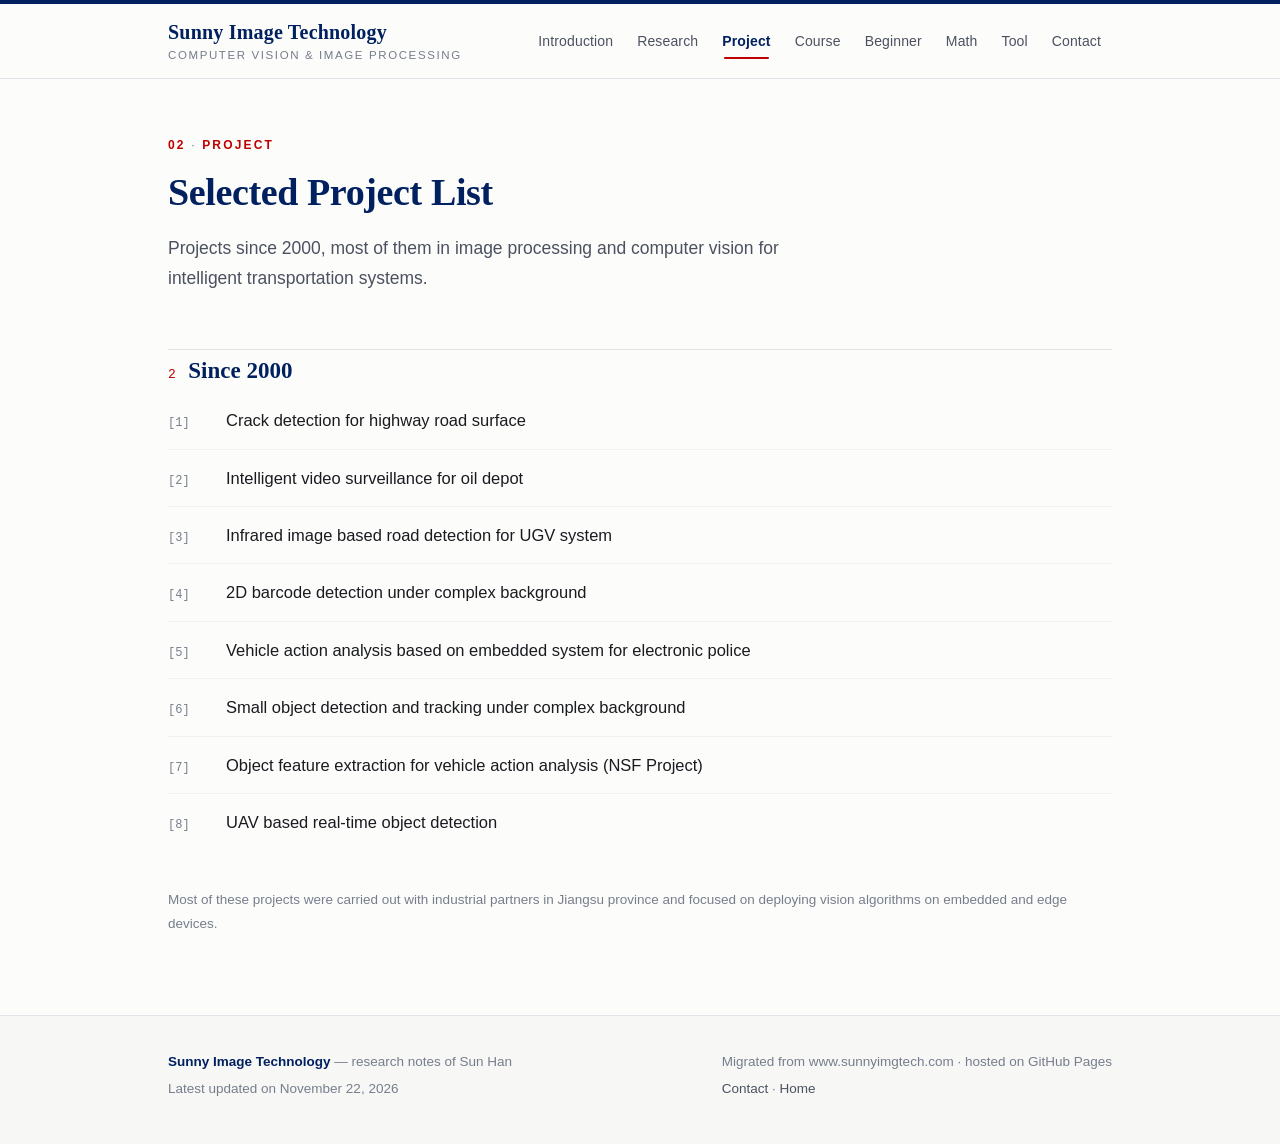
<file: project.html>
<!DOCTYPE html>
<html lang="en">
<head>
<meta charset="utf-8">
<meta name="viewport" content="width=device-width, initial-scale=1">
<title>Project — Sunny Image Technology</title>
<meta name="description" content="Selected project list since 2000 in image processing and computer vision for intelligent transportation systems.">
<meta name="author" content="Sun Han">
<meta name="keywords" content="computer vision, image processing, domain adaptation, saliency detection, deep hashing, small object detection, Sun Han">
<meta property="og:type" content="website">
<meta property="og:title" content="Project — Sunny Image Technology">
<meta property="og:description" content="Selected project list since 2000 in image processing and computer vision for intelligent transportation systems.">
<meta property="og:site_name" content="Sunny Image Technology">
<link rel="icon" href="assets/img/favicon.svg" type="image/svg+xml">
<link rel="icon" href="assets/img/favicon.ico" sizes="48x48">
<link rel="apple-touch-icon" href="assets/img/apple-touch-icon.png">
<link rel="stylesheet" href="assets/css/style.css">
</head>
<body>
<a class="skip" href="#main">Skip to content</a>
<div class="topline"></div>
<header class="site-head">
  <div class="wrap">
    <a class="brand" href="index.html">
      <span class="brand-name">Sunny Image Technology</span>
      <span class="brand-sub">Computer Vision &amp; Image Processing</span>
    </a>
    <nav class="nav" aria-label="Main navigation">
      <a href="index.html">Introduction</a>
      <a href="research.html">Research</a>
      <a href="project.html" aria-current="page">Project</a>
      <a href="course.html">Course</a>
      <a href="beginner.html">Beginner</a>
      <a href="math.html">Math</a>
      <a href="tool.html">Tool</a>
      <a href="contact.html">Contact</a>
    </nav>
  </div>
</header>
<main id="main">
  <div class="wrap">
    <div class="page-head">
      <p class="kicker">02 <span>·</span> Project</p>
      <h1>Selected Project List</h1>
      <p class="lead">Projects since 2000, most of them in image processing and computer vision for intelligent transportation systems.</p>
    </div>
  </div>
  <div class="wrap"><div class="rule"></div></div>
  <div class="wrap">
    <section class="block">
      <h2 class="sec"><span class="idx">2</span>Since 2000</h2>
      <ul class="projects">
        <li><span class="tag">[1]</span><div>Crack detection for highway road surface</div></li>
        <li><span class="tag">[2]</span><div>Intelligent video surveillance for oil depot</div></li>
        <li><span class="tag">[3]</span><div>Infrared image based road detection for UGV system</div></li>
        <li><span class="tag">[4]</span><div>2D barcode detection under complex background</div></li>
        <li><span class="tag">[5]</span><div>Vehicle action analysis based on embedded system for electronic police</div></li>
        <li><span class="tag">[6]</span><div>Small object detection and tracking under complex background</div></li>
        <li><span class="tag">[7]</span><div>Object feature extraction for vehicle action analysis (NSF Project)</div></li>
        <li><span class="tag">[8]</span><div>UAV based real-time object detection</div></li>
      </ul>
    </section>
    <p class="small" style="margin-top:28px">Most of these projects were carried out with industrial partners
      in Jiangsu province and focused on deploying vision algorithms on embedded and edge devices.</p>
  </div>
</main>
<footer class="site-foot">
  <div class="wrap">
    <div>
      <p><strong>Sunny Image Technology</strong> — research notes of Sun Han</p>
      <p>Latest updated on November 22, 2026</p>
    </div>
    <div>
      <p>Migrated from www.sunnyimgtech.com · hosted on GitHub Pages</p>
      <p><a href="contact.html">Contact</a> · <a href="index.html">Home</a></p>
    </div>
  </div>
</footer>
<script src="assets/js/site.js" defer></script>
</body>
</html>
</file>
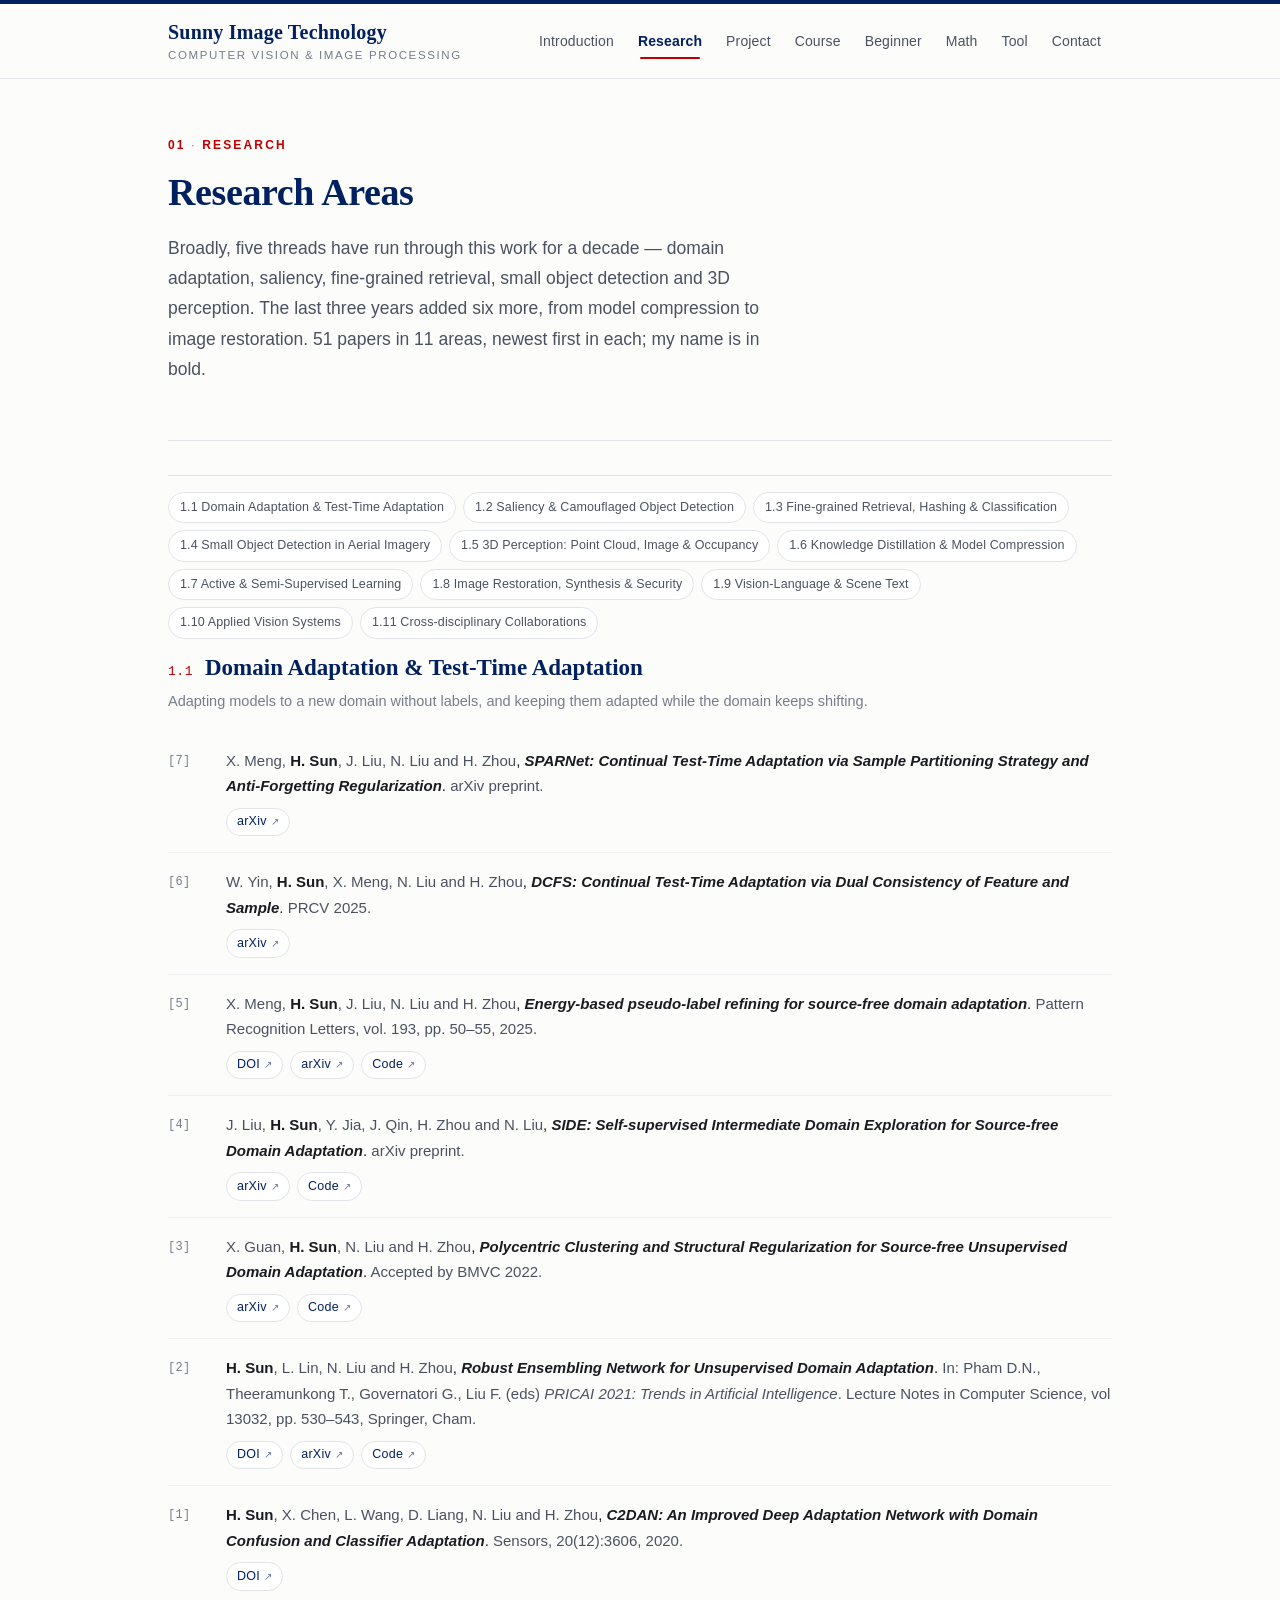
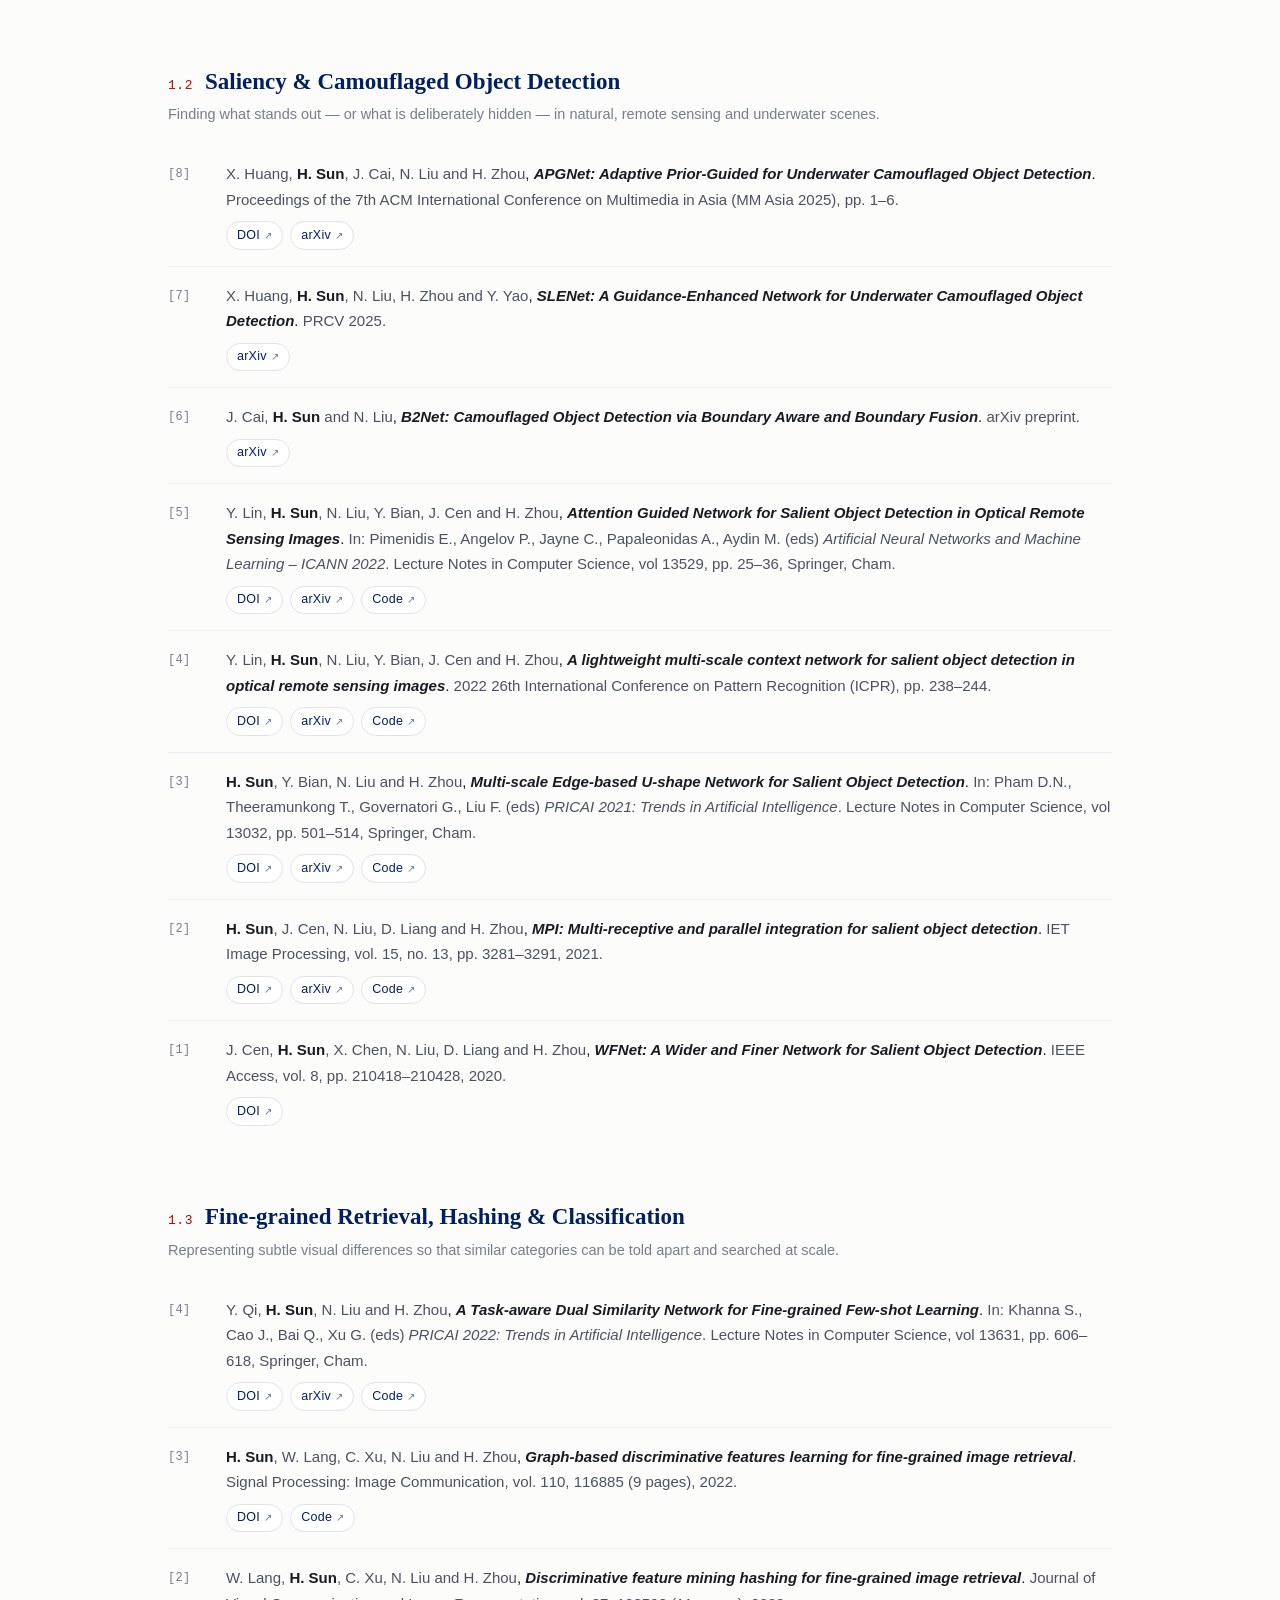
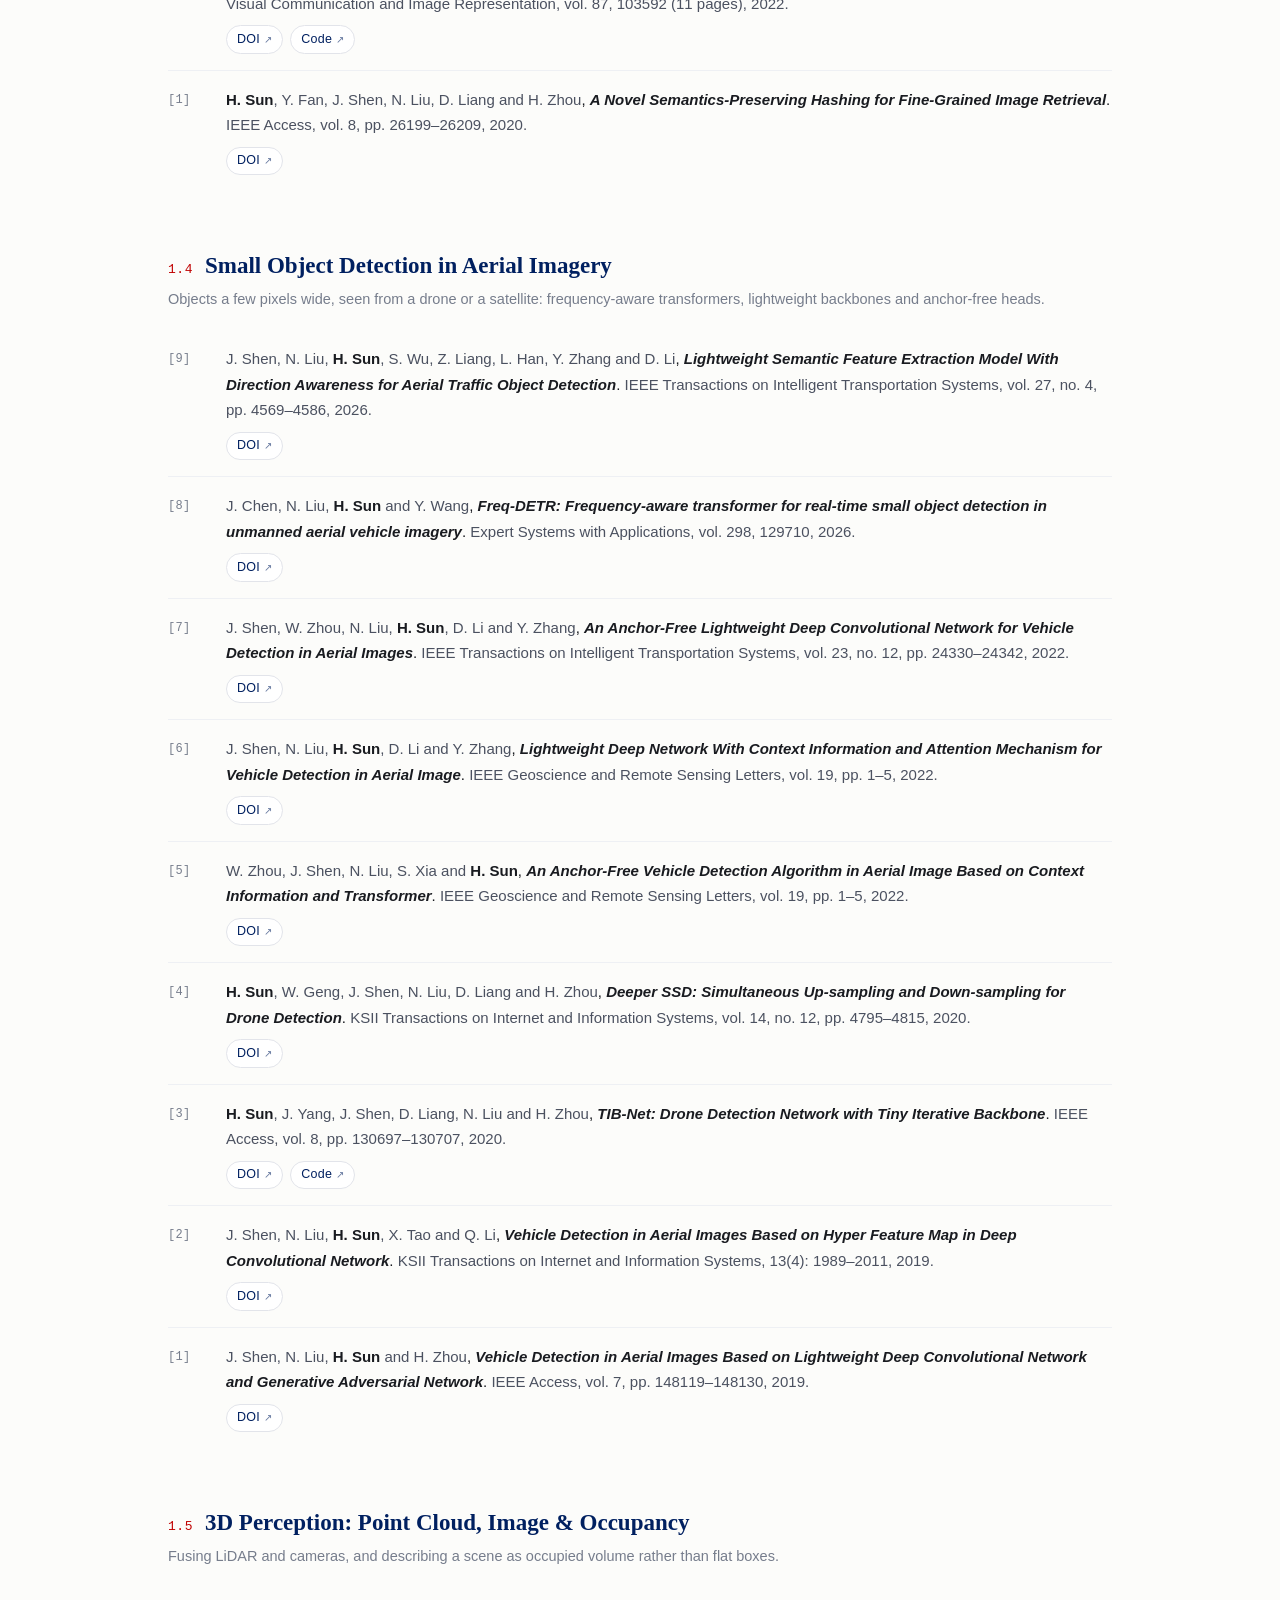
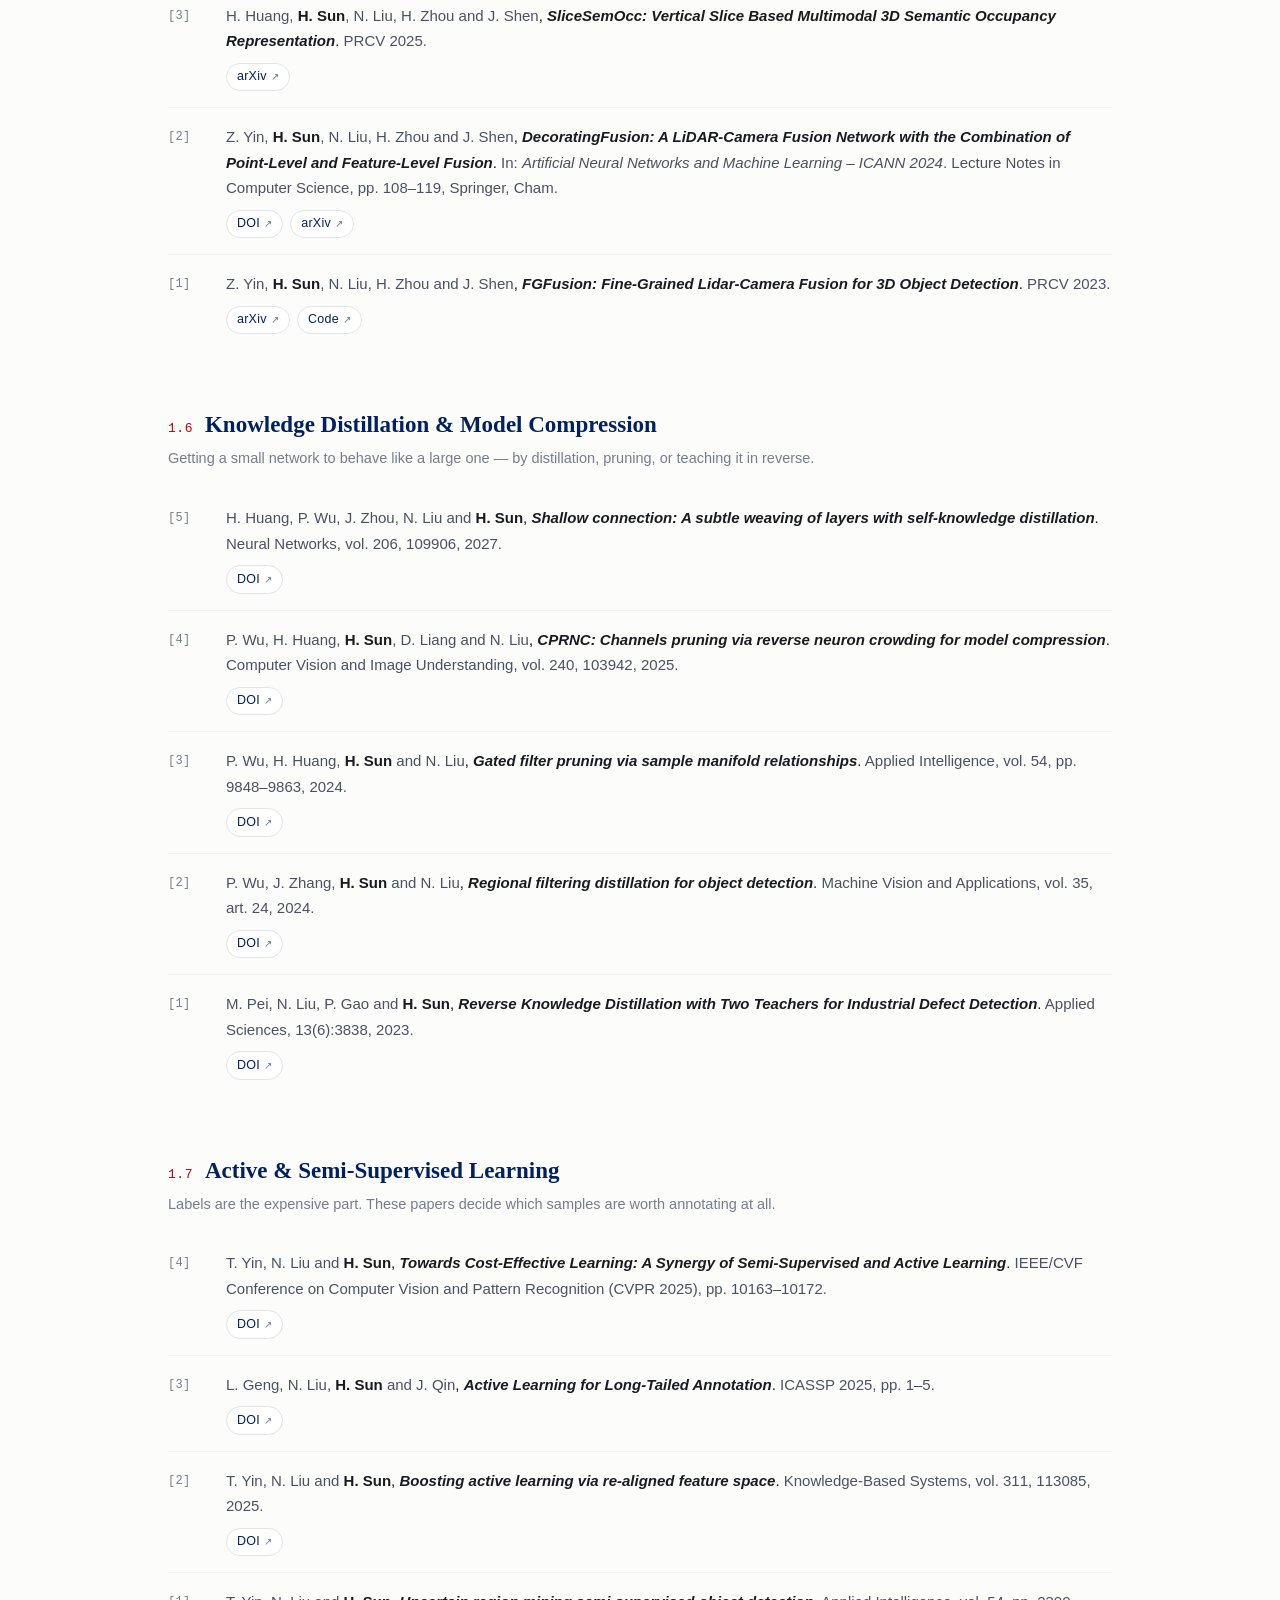
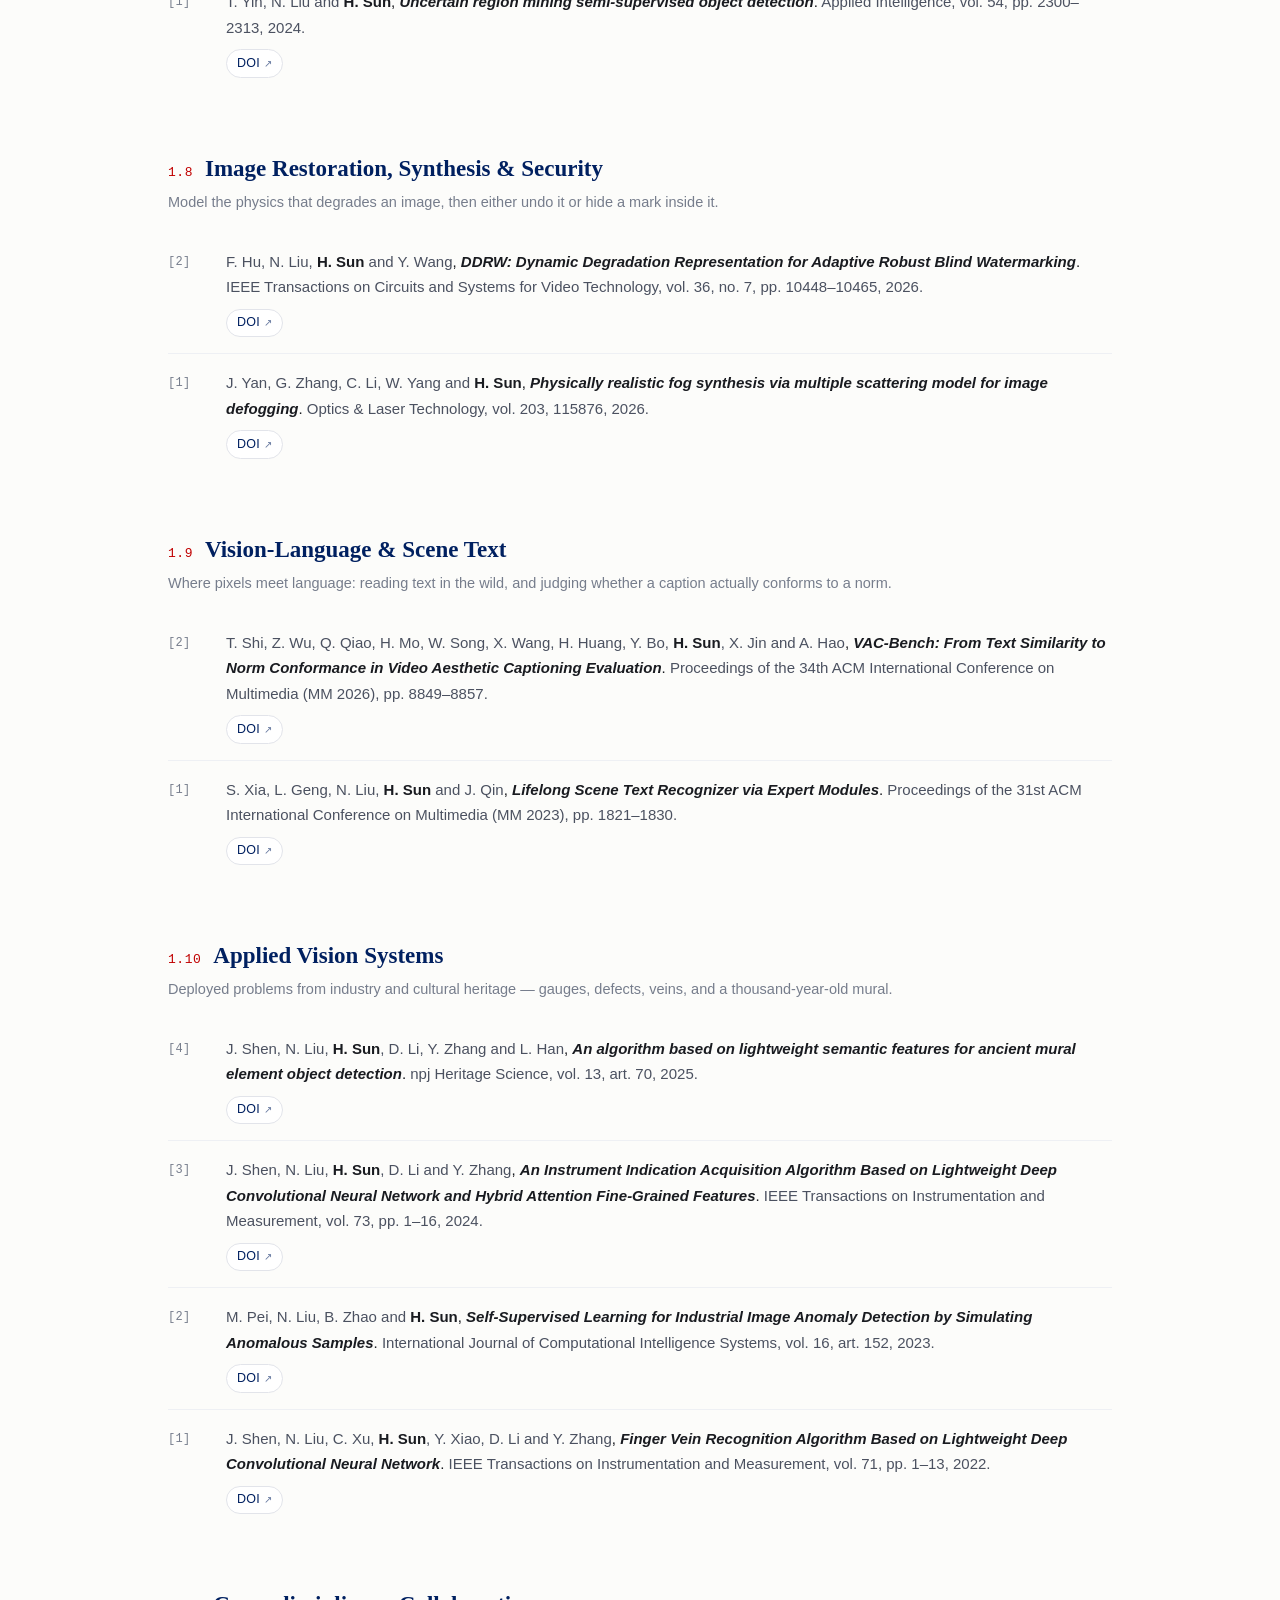
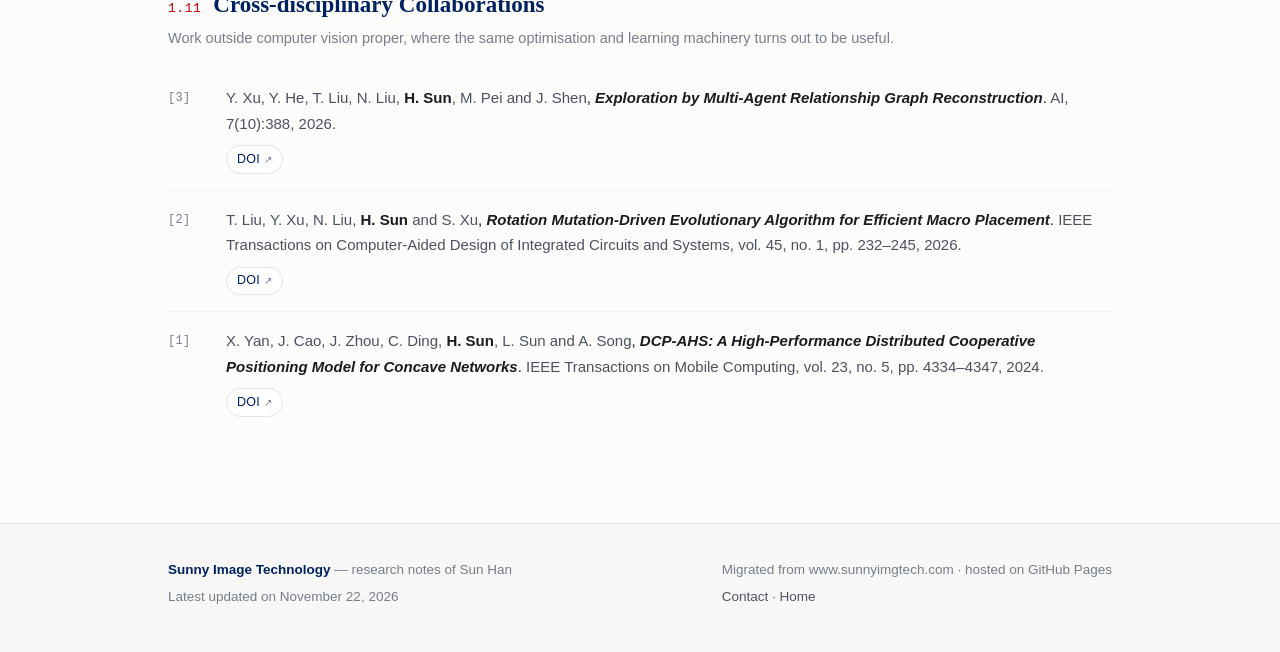
<file: research.html>
<!DOCTYPE html>
<html lang="en">
<head>
<meta charset="utf-8">
<meta name="viewport" content="width=device-width, initial-scale=1">
<title>Research — Sunny Image Technology</title>
<meta name="description" content="Publications in domain adaptation, saliency and camouflaged object detection, fine-grained retrieval, small object detection, 3D perception, knowledge distillation, active learning, restoration and applied vision.">
<meta name="author" content="Sun Han">
<meta name="keywords" content="computer vision, image processing, domain adaptation, saliency detection, deep hashing, small object detection, Sun Han">
<meta property="og:type" content="website">
<meta property="og:title" content="Research — Sunny Image Technology">
<meta property="og:description" content="Publications in domain adaptation, saliency and camouflaged object detection, fine-grained retrieval, small object detection, 3D perception, knowledge distillation, active learning, restoration and applied vision.">
<meta property="og:site_name" content="Sunny Image Technology">
<link rel="icon" href="assets/img/favicon.svg" type="image/svg+xml">
<link rel="icon" href="assets/img/favicon.ico" sizes="48x48">
<link rel="apple-touch-icon" href="assets/img/apple-touch-icon.png">
<link rel="stylesheet" href="assets/css/style.css">
</head>
<body>
<a class="skip" href="#main">Skip to content</a>
<div class="topline"></div>
<header class="site-head">
  <div class="wrap">
    <a class="brand" href="index.html">
      <span class="brand-name">Sunny Image Technology</span>
      <span class="brand-sub">Computer Vision &amp; Image Processing</span>
    </a>
    <nav class="nav" aria-label="Main navigation">
      <a href="index.html">Introduction</a>
      <a href="research.html" aria-current="page">Research</a>
      <a href="project.html">Project</a>
      <a href="course.html">Course</a>
      <a href="beginner.html">Beginner</a>
      <a href="math.html">Math</a>
      <a href="tool.html">Tool</a>
      <a href="contact.html">Contact</a>
    </nav>
  </div>
</header>
<main id="main">
  <div class="wrap">
    <div class="page-head">
      <p class="kicker">01 <span>·</span> Research</p>
      <h1>Research Areas</h1>
      <p class="lead">Broadly, five threads have run through this work for a decade &mdash; domain adaptation, saliency, fine-grained retrieval, small object detection and 3D perception. The last three years added six more, from model compression to image restoration. 51 papers in 11 areas, newest first in each; my name is in bold.</p>
    </div>
  </div>
  <div class="wrap"><div class="rule"></div></div>
  <div class="wrap">
      <nav class="jump-nav" aria-label="Research areas"><a href="#area-1-1">1.1 Domain Adaptation &amp; Test-Time Adaptation</a><a href="#area-1-2">1.2 Saliency &amp; Camouflaged Object Detection</a><a href="#area-1-3">1.3 Fine-grained Retrieval, Hashing &amp; Classification</a><a href="#area-1-4">1.4 Small Object Detection in Aerial Imagery</a><a href="#area-1-5">1.5 3D Perception: Point Cloud, Image &amp; Occupancy</a><a href="#area-1-6">1.6 Knowledge Distillation &amp; Model Compression</a><a href="#area-1-7">1.7 Active &amp; Semi-Supervised Learning</a><a href="#area-1-8">1.8 Image Restoration, Synthesis &amp; Security</a><a href="#area-1-9">1.9 Vision-Language &amp; Scene Text</a><a href="#area-1-10">1.10 Applied Vision Systems</a><a href="#area-1-11">1.11 Cross-disciplinary Collaborations</a></nav>
    <section class="block" id="area-1-1">
      <h2 class="sec"><span class="idx">1.1</span>Domain Adaptation &amp; Test-Time Adaptation</h2>
      <p class="sec-note">Adapting models to a new domain without labels, and keeping them adapted while the domain keeps shifting.</p>
      <ul class="pubs">
        <li>
          <span class="tag">[7]</span>
          <div>
            <p class="pub-meta"><span class="pub-authors">X. Meng, <b>H. Sun</b>, J. Liu, N. Liu and H. Zhou</span>, <span class="pub-title"><em>SPARNet: Continual Test-Time Adaptation via Sample Partitioning Strategy and Anti-Forgetting Regularization</em></span>. <span class="pub-venue">arXiv preprint.</span></p>
            <div class="links"><a href="https://arxiv.org/abs/2501.00818">arXiv</a></div>
          </div>
        </li>
        <li>
          <span class="tag">[6]</span>
          <div>
            <p class="pub-meta"><span class="pub-authors">W. Yin, <b>H. Sun</b>, X. Meng, N. Liu and H. Zhou</span>, <span class="pub-title"><em>DCFS: Continual Test-Time Adaptation via Dual Consistency of Feature and Sample</em></span>. <span class="pub-venue">PRCV 2025.</span></p>
            <div class="links"><a href="https://arxiv.org/abs/2508.20516">arXiv</a></div>
          </div>
        </li>
        <li>
          <span class="tag">[5]</span>
          <div>
            <p class="pub-meta"><span class="pub-authors">X. Meng, <b>H. Sun</b>, J. Liu, N. Liu and H. Zhou</span>, <span class="pub-title"><em>Energy-based pseudo-label refining for source-free domain adaptation</em></span>. <span class="pub-venue">Pattern Recognition Letters, vol. 193, pp. 50&ndash;55, 2025.</span></p>
            <div class="links"><a href="https://doi.org/10.1016/j.patrec.2025.04.004">DOI</a><a href="https://arxiv.org/abs/2504.16692">arXiv</a><a href="https://github.com/Sthen111/EBPR">Code</a></div>
          </div>
        </li>
        <li>
          <span class="tag">[4]</span>
          <div>
            <p class="pub-meta"><span class="pub-authors">J. Liu, <b>H. Sun</b>, Y. Jia, J. Qin, H. Zhou and N. Liu</span>, <span class="pub-title"><em>SIDE: Self-supervised Intermediate Domain Exploration for Source-free Domain Adaptation</em></span>. <span class="pub-venue">arXiv preprint.</span></p>
            <div class="links"><a href="https://arxiv.org/abs/2310.08928">arXiv</a><a href="https://github.com/se111/SIDE">Code</a></div>
          </div>
        </li>
        <li>
          <span class="tag">[3]</span>
          <div>
            <p class="pub-meta"><span class="pub-authors">X. Guan, <b>H. Sun</b>, N. Liu and H. Zhou</span>, <span class="pub-title"><em>Polycentric Clustering and Structural Regularization for Source-free Unsupervised Domain Adaptation</em></span>. <span class="pub-venue">Accepted by BMVC 2022.</span></p>
            <div class="links"><a href="https://arxiv.org/abs/2210.07463">arXiv</a><a href="https://github.com/Gxinuu/PCSR">Code</a></div>
          </div>
        </li>
        <li>
          <span class="tag">[2]</span>
          <div>
            <p class="pub-meta"><span class="pub-authors"><b>H. Sun</b>, L. Lin, N. Liu and H. Zhou</span>, <span class="pub-title"><em>Robust Ensembling Network for Unsupervised Domain Adaptation</em></span>. <span class="pub-venue">In: Pham D.N., Theeramunkong T., Governatori G., Liu F. (eds) <em>PRICAI 2021: Trends in Artificial Intelligence</em>. Lecture Notes in Computer Science, vol 13032, pp. 530&ndash;543, Springer, Cham.</span></p>
            <div class="links"><a href="https://doi.org/10.1007/978-3-030-89363-7_40">DOI</a><a href="https://arxiv.org/abs/2108.09473">arXiv</a><a href="https://github.com/1003389754/REN">Code</a></div>
          </div>
        </li>
        <li>
          <span class="tag">[1]</span>
          <div>
            <p class="pub-meta"><span class="pub-authors"><b>H. Sun</b>, X. Chen, L. Wang, D. Liang, N. Liu and H. Zhou</span>, <span class="pub-title"><em>C2DAN: An Improved Deep Adaptation Network with Domain Confusion and Classifier Adaptation</em></span>. <span class="pub-venue">Sensors, 20(12):3606, 2020.</span></p>
            <div class="links"><a href="https://doi.org/10.3390/s20123606">DOI</a></div>
          </div>
        </li>
      </ul>
    </section>
    <section class="block" id="area-1-2">
      <h2 class="sec"><span class="idx">1.2</span>Saliency &amp; Camouflaged Object Detection</h2>
      <p class="sec-note">Finding what stands out &mdash; or what is deliberately hidden &mdash; in natural, remote sensing and underwater scenes.</p>
      <ul class="pubs">
        <li>
          <span class="tag">[8]</span>
          <div>
            <p class="pub-meta"><span class="pub-authors">X. Huang, <b>H. Sun</b>, J. Cai, N. Liu and H. Zhou</span>, <span class="pub-title"><em>APGNet: Adaptive Prior-Guided for Underwater Camouflaged Object Detection</em></span>. <span class="pub-venue">Proceedings of the 7th ACM International Conference on Multimedia in Asia (MM Asia 2025), pp. 1&ndash;6.</span></p>
            <div class="links"><a href="https://doi.org/10.1145/3743093.3770984">DOI</a><a href="https://arxiv.org/abs/2510.12056">arXiv</a></div>
          </div>
        </li>
        <li>
          <span class="tag">[7]</span>
          <div>
            <p class="pub-meta"><span class="pub-authors">X. Huang, <b>H. Sun</b>, N. Liu, H. Zhou and Y. Yao</span>, <span class="pub-title"><em>SLENet: A Guidance-Enhanced Network for Underwater Camouflaged Object Detection</em></span>. <span class="pub-venue">PRCV 2025.</span></p>
            <div class="links"><a href="https://arxiv.org/abs/2509.03786">arXiv</a></div>
          </div>
        </li>
        <li>
          <span class="tag">[6]</span>
          <div>
            <p class="pub-meta"><span class="pub-authors">J. Cai, <b>H. Sun</b> and N. Liu</span>, <span class="pub-title"><em>B2Net: Camouflaged Object Detection via Boundary Aware and Boundary Fusion</em></span>. <span class="pub-venue">arXiv preprint.</span></p>
            <div class="links"><a href="https://arxiv.org/abs/2501.00426">arXiv</a></div>
          </div>
        </li>
        <li>
          <span class="tag">[5]</span>
          <div>
            <p class="pub-meta"><span class="pub-authors">Y. Lin, <b>H. Sun</b>, N. Liu, Y. Bian, J. Cen and H. Zhou</span>, <span class="pub-title"><em>Attention Guided Network for Salient Object Detection in Optical Remote Sensing Images</em></span>. <span class="pub-venue">In: Pimenidis E., Angelov P., Jayne C., Papaleonidas A., Aydin M. (eds) <em>Artificial Neural Networks and Machine Learning &ndash; ICANN 2022</em>. Lecture Notes in Computer Science, vol 13529, pp. 25&ndash;36, Springer, Cham.</span></p>
            <div class="links"><a href="https://doi.org/10.1007/978-3-031-15919-0_3">DOI</a><a href="https://arxiv.org/abs/2207.01755">arXiv</a><a href="https://github.com/NuaaYH/AGNet">Code</a></div>
          </div>
        </li>
        <li>
          <span class="tag">[4]</span>
          <div>
            <p class="pub-meta"><span class="pub-authors">Y. Lin, <b>H. Sun</b>, N. Liu, Y. Bian, J. Cen and H. Zhou</span>, <span class="pub-title"><em>A lightweight multi-scale context network for salient object detection in optical remote sensing images</em></span>. <span class="pub-venue">2022 26th International Conference on Pattern Recognition (ICPR), pp. 238&ndash;244.</span></p>
            <div class="links"><a href="https://doi.org/10.1109/ICPR56361.2022.9956350">DOI</a><a href="https://arxiv.org/abs/2205.08959">arXiv</a><a href="https://github.com/NuaaYH/MSCNet">Code</a></div>
          </div>
        </li>
        <li>
          <span class="tag">[3]</span>
          <div>
            <p class="pub-meta"><span class="pub-authors"><b>H. Sun</b>, Y. Bian, N. Liu and H. Zhou</span>, <span class="pub-title"><em>Multi-scale Edge-based U-shape Network for Salient Object Detection</em></span>. <span class="pub-venue">In: Pham D.N., Theeramunkong T., Governatori G., Liu F. (eds) <em>PRICAI 2021: Trends in Artificial Intelligence</em>. Lecture Notes in Computer Science, vol 13032, pp. 501&ndash;514, Springer, Cham.</span></p>
            <div class="links"><a href="https://doi.org/10.1007/978-3-030-89363-7_38">DOI</a><a href="https://arxiv.org/abs/2108.09408">arXiv</a><a href="https://github.com/bellatong/MEUNet">Code</a></div>
          </div>
        </li>
        <li>
          <span class="tag">[2]</span>
          <div>
            <p class="pub-meta"><span class="pub-authors"><b>H. Sun</b>, J. Cen, N. Liu, D. Liang and H. Zhou</span>, <span class="pub-title"><em>MPI: Multi-receptive and parallel integration for salient object detection</em></span>. <span class="pub-venue">IET Image Processing, vol. 15, no. 13, pp. 3281&ndash;3291, 2021.</span></p>
            <div class="links"><a href="https://doi.org/10.1049/ipr2.12324">DOI</a><a href="https://arxiv.org/abs/2108.03618">arXiv</a><a href="https://github.com/nuaacj/mpi">Code</a></div>
          </div>
        </li>
        <li>
          <span class="tag">[1]</span>
          <div>
            <p class="pub-meta"><span class="pub-authors">J. Cen, <b>H. Sun</b>, X. Chen, N. Liu, D. Liang and H. Zhou</span>, <span class="pub-title"><em>WFNet: A Wider and Finer Network for Salient Object Detection</em></span>. <span class="pub-venue">IEEE Access, vol. 8, pp. 210418&ndash;210428, 2020.</span></p>
            <div class="links"><a href="https://doi.org/10.1109/ACCESS.2020.3039890">DOI</a></div>
          </div>
        </li>
      </ul>
    </section>
    <section class="block" id="area-1-3">
      <h2 class="sec"><span class="idx">1.3</span>Fine-grained Retrieval, Hashing &amp; Classification</h2>
      <p class="sec-note">Representing subtle visual differences so that similar categories can be told apart and searched at scale.</p>
      <ul class="pubs">
        <li>
          <span class="tag">[4]</span>
          <div>
            <p class="pub-meta"><span class="pub-authors">Y. Qi, <b>H. Sun</b>, N. Liu and H. Zhou</span>, <span class="pub-title"><em>A Task-aware Dual Similarity Network for Fine-grained Few-shot Learning</em></span>. <span class="pub-venue">In: Khanna S., Cao J., Bai Q., Xu G. (eds) <em>PRICAI 2022: Trends in Artificial Intelligence</em>. Lecture Notes in Computer Science, vol 13631, pp. 606&ndash;618, Springer, Cham.</span></p>
            <div class="links"><a href="https://doi.org/10.1007/978-3-031-20868-3_45">DOI</a><a href="https://arxiv.org/abs/2210.12348">arXiv</a><a href="https://github.com/qiyanhero/TDSNet">Code</a></div>
          </div>
        </li>
        <li>
          <span class="tag">[3]</span>
          <div>
            <p class="pub-meta"><span class="pub-authors"><b>H. Sun</b>, W. Lang, C. Xu, N. Liu and H. Zhou</span>, <span class="pub-title"><em>Graph-based discriminative features learning for fine-grained image retrieval</em></span>. <span class="pub-venue">Signal Processing: Image Communication, vol. 110, 116885 (9 pages), 2022.</span></p>
            <div class="links"><a href="https://doi.org/10.1016/j.image.2022.116885">DOI</a><a href="https://github.com/wencylang/GDF-net">Code</a></div>
          </div>
        </li>
        <li>
          <span class="tag">[2]</span>
          <div>
            <p class="pub-meta"><span class="pub-authors">W. Lang, <b>H. Sun</b>, C. Xu, N. Liu and H. Zhou</span>, <span class="pub-title"><em>Discriminative feature mining hashing for fine-grained image retrieval</em></span>. <span class="pub-venue">Journal of Visual Communication and Image Representation, vol. 87, 103592 (11 pages), 2022.</span></p>
            <div class="links"><a href="https://doi.org/10.1016/j.jvcir.2022.103592">DOI</a><a href="https://github.com/wencylang/DFMH">Code</a></div>
          </div>
        </li>
        <li>
          <span class="tag">[1]</span>
          <div>
            <p class="pub-meta"><span class="pub-authors"><b>H. Sun</b>, Y. Fan, J. Shen, N. Liu, D. Liang and H. Zhou</span>, <span class="pub-title"><em>A Novel Semantics-Preserving Hashing for Fine-Grained Image Retrieval</em></span>. <span class="pub-venue">IEEE Access, vol. 8, pp. 26199&ndash;26209, 2020.</span></p>
            <div class="links"><a href="https://doi.org/10.1109/ACCESS.2020.2970223">DOI</a></div>
          </div>
        </li>
      </ul>
    </section>
    <section class="block" id="area-1-4">
      <h2 class="sec"><span class="idx">1.4</span>Small Object Detection in Aerial Imagery</h2>
      <p class="sec-note">Objects a few pixels wide, seen from a drone or a satellite: frequency-aware transformers, lightweight backbones and anchor-free heads.</p>
      <ul class="pubs">
        <li>
          <span class="tag">[9]</span>
          <div>
            <p class="pub-meta"><span class="pub-authors">J. Shen, N. Liu, <b>H. Sun</b>, S. Wu, Z. Liang, L. Han, Y. Zhang and D. Li</span>, <span class="pub-title"><em>Lightweight Semantic Feature Extraction Model With Direction Awareness for Aerial Traffic Object Detection</em></span>. <span class="pub-venue">IEEE Transactions on Intelligent Transportation Systems, vol. 27, no. 4, pp. 4569&ndash;4586, 2026.</span></p>
            <div class="links"><a href="https://doi.org/10.1109/TITS.2025.3642410">DOI</a></div>
          </div>
        </li>
        <li>
          <span class="tag">[8]</span>
          <div>
            <p class="pub-meta"><span class="pub-authors">J. Chen, N. Liu, <b>H. Sun</b> and Y. Wang</span>, <span class="pub-title"><em>Freq-DETR: Frequency-aware transformer for real-time small object detection in unmanned aerial vehicle imagery</em></span>. <span class="pub-venue">Expert Systems with Applications, vol. 298, 129710, 2026.</span></p>
            <div class="links"><a href="https://doi.org/10.1016/j.eswa.2025.129710">DOI</a></div>
          </div>
        </li>
        <li>
          <span class="tag">[7]</span>
          <div>
            <p class="pub-meta"><span class="pub-authors">J. Shen, W. Zhou, N. Liu, <b>H. Sun</b>, D. Li and Y. Zhang</span>, <span class="pub-title"><em>An Anchor-Free Lightweight Deep Convolutional Network for Vehicle Detection in Aerial Images</em></span>. <span class="pub-venue">IEEE Transactions on Intelligent Transportation Systems, vol. 23, no. 12, pp. 24330&ndash;24342, 2022.</span></p>
            <div class="links"><a href="https://doi.org/10.1109/TITS.2022.3203715">DOI</a></div>
          </div>
        </li>
        <li>
          <span class="tag">[6]</span>
          <div>
            <p class="pub-meta"><span class="pub-authors">J. Shen, N. Liu, <b>H. Sun</b>, D. Li and Y. Zhang</span>, <span class="pub-title"><em>Lightweight Deep Network With Context Information and Attention Mechanism for Vehicle Detection in Aerial Image</em></span>. <span class="pub-venue">IEEE Geoscience and Remote Sensing Letters, vol. 19, pp. 1&ndash;5, 2022.</span></p>
            <div class="links"><a href="https://doi.org/10.1109/LGRS.2022.3153115">DOI</a></div>
          </div>
        </li>
        <li>
          <span class="tag">[5]</span>
          <div>
            <p class="pub-meta"><span class="pub-authors">W. Zhou, J. Shen, N. Liu, S. Xia and <b>H. Sun</b></span>, <span class="pub-title"><em>An Anchor-Free Vehicle Detection Algorithm in Aerial Image Based on Context Information and Transformer</em></span>. <span class="pub-venue">IEEE Geoscience and Remote Sensing Letters, vol. 19, pp. 1&ndash;5, 2022.</span></p>
            <div class="links"><a href="https://doi.org/10.1109/LGRS.2022.3202186">DOI</a></div>
          </div>
        </li>
        <li>
          <span class="tag">[4]</span>
          <div>
            <p class="pub-meta"><span class="pub-authors"><b>H. Sun</b>, W. Geng, J. Shen, N. Liu, D. Liang and H. Zhou</span>, <span class="pub-title"><em>Deeper SSD: Simultaneous Up-sampling and Down-sampling for Drone Detection</em></span>. <span class="pub-venue">KSII Transactions on Internet and Information Systems, vol. 14, no. 12, pp. 4795&ndash;4815, 2020.</span></p>
            <div class="links"><a href="https://doi.org/10.3837/tiis.2020.12.010">DOI</a></div>
          </div>
        </li>
        <li>
          <span class="tag">[3]</span>
          <div>
            <p class="pub-meta"><span class="pub-authors"><b>H. Sun</b>, J. Yang, J. Shen, D. Liang, N. Liu and H. Zhou</span>, <span class="pub-title"><em>TIB-Net: Drone Detection Network with Tiny Iterative Backbone</em></span>. <span class="pub-venue">IEEE Access, vol. 8, pp. 130697&ndash;130707, 2020.</span></p>
            <div class="links"><a href="https://doi.org/10.1109/ACCESS.2020.3009518">DOI</a><a href="https://github.com/kyn0v/TIB-Net">Code</a></div>
          </div>
        </li>
        <li>
          <span class="tag">[2]</span>
          <div>
            <p class="pub-meta"><span class="pub-authors">J. Shen, N. Liu, <b>H. Sun</b>, X. Tao and Q. Li</span>, <span class="pub-title"><em>Vehicle Detection in Aerial Images Based on Hyper Feature Map in Deep Convolutional Network</em></span>. <span class="pub-venue">KSII Transactions on Internet and Information Systems, 13(4): 1989&ndash;2011, 2019.</span></p>
            <div class="links"><a href="https://doi.org/10.3837/tiis.2019.04.014">DOI</a></div>
          </div>
        </li>
        <li>
          <span class="tag">[1]</span>
          <div>
            <p class="pub-meta"><span class="pub-authors">J. Shen, N. Liu, <b>H. Sun</b> and H. Zhou</span>, <span class="pub-title"><em>Vehicle Detection in Aerial Images Based on Lightweight Deep Convolutional Network and Generative Adversarial Network</em></span>. <span class="pub-venue">IEEE Access, vol. 7, pp. 148119&ndash;148130, 2019.</span></p>
            <div class="links"><a href="https://doi.org/10.1109/ACCESS.2019.2947143">DOI</a></div>
          </div>
        </li>
      </ul>
    </section>
    <section class="block" id="area-1-5">
      <h2 class="sec"><span class="idx">1.5</span>3D Perception: Point Cloud, Image &amp; Occupancy</h2>
      <p class="sec-note">Fusing LiDAR and cameras, and describing a scene as occupied volume rather than flat boxes.</p>
      <ul class="pubs">
        <li>
          <span class="tag">[3]</span>
          <div>
            <p class="pub-meta"><span class="pub-authors">H. Huang, <b>H. Sun</b>, N. Liu, H. Zhou and J. Shen</span>, <span class="pub-title"><em>SliceSemOcc: Vertical Slice Based Multimodal 3D Semantic Occupancy Representation</em></span>. <span class="pub-venue">PRCV 2025.</span></p>
            <div class="links"><a href="https://arxiv.org/abs/2509.03999">arXiv</a></div>
          </div>
        </li>
        <li>
          <span class="tag">[2]</span>
          <div>
            <p class="pub-meta"><span class="pub-authors">Z. Yin, <b>H. Sun</b>, N. Liu, H. Zhou and J. Shen</span>, <span class="pub-title"><em>DecoratingFusion: A LiDAR-Camera Fusion Network with the Combination of Point-Level and Feature-Level Fusion</em></span>. <span class="pub-venue">In: <em>Artificial Neural Networks and Machine Learning &ndash; ICANN 2024</em>. Lecture Notes in Computer Science, pp. 108&ndash;119, Springer, Cham.</span></p>
            <div class="links"><a href="https://doi.org/10.1007/978-3-031-72335-3_8">DOI</a><a href="https://arxiv.org/abs/2501.00220">arXiv</a></div>
          </div>
        </li>
        <li>
          <span class="tag">[1]</span>
          <div>
            <p class="pub-meta"><span class="pub-authors">Z. Yin, <b>H. Sun</b>, N. Liu, H. Zhou and J. Shen</span>, <span class="pub-title"><em>FGFusion: Fine-Grained Lidar-Camera Fusion for 3D Object Detection</em></span>. <span class="pub-venue">PRCV 2023.</span></p>
            <div class="links"><a href="https://arxiv.org/abs/2309.11804">arXiv</a><a href="https://github.com/XavierGrool/FGFusion">Code</a></div>
          </div>
        </li>
      </ul>
    </section>
    <section class="block" id="area-1-6">
      <h2 class="sec"><span class="idx">1.6</span>Knowledge Distillation &amp; Model Compression</h2>
      <p class="sec-note">Getting a small network to behave like a large one &mdash; by distillation, pruning, or teaching it in reverse.</p>
      <ul class="pubs">
        <li>
          <span class="tag">[5]</span>
          <div>
            <p class="pub-meta"><span class="pub-authors">H. Huang, P. Wu, J. Zhou, N. Liu and <b>H. Sun</b></span>, <span class="pub-title"><em>Shallow connection: A subtle weaving of layers with self-knowledge distillation</em></span>. <span class="pub-venue">Neural Networks, vol. 206, 109906, 2027.</span></p>
            <div class="links"><a href="https://doi.org/10.1016/j.neunet.2026.109906">DOI</a></div>
          </div>
        </li>
        <li>
          <span class="tag">[4]</span>
          <div>
            <p class="pub-meta"><span class="pub-authors">P. Wu, H. Huang, <b>H. Sun</b>, D. Liang and N. Liu</span>, <span class="pub-title"><em>CPRNC: Channels pruning via reverse neuron crowding for model compression</em></span>. <span class="pub-venue">Computer Vision and Image Understanding, vol. 240, 103942, 2025.</span></p>
            <div class="links"><a href="https://doi.org/10.1016/j.cviu.2024.103942">DOI</a></div>
          </div>
        </li>
        <li>
          <span class="tag">[3]</span>
          <div>
            <p class="pub-meta"><span class="pub-authors">P. Wu, H. Huang, <b>H. Sun</b> and N. Liu</span>, <span class="pub-title"><em>Gated filter pruning via sample manifold relationships</em></span>. <span class="pub-venue">Applied Intelligence, vol. 54, pp. 9848&ndash;9863, 2024.</span></p>
            <div class="links"><a href="https://doi.org/10.1007/s10489-024-05690-w">DOI</a></div>
          </div>
        </li>
        <li>
          <span class="tag">[2]</span>
          <div>
            <p class="pub-meta"><span class="pub-authors">P. Wu, J. Zhang, <b>H. Sun</b> and N. Liu</span>, <span class="pub-title"><em>Regional filtering distillation for object detection</em></span>. <span class="pub-venue">Machine Vision and Applications, vol. 35, art. 24, 2024.</span></p>
            <div class="links"><a href="https://doi.org/10.1007/s00138-023-01503-1">DOI</a></div>
          </div>
        </li>
        <li>
          <span class="tag">[1]</span>
          <div>
            <p class="pub-meta"><span class="pub-authors">M. Pei, N. Liu, P. Gao and <b>H. Sun</b></span>, <span class="pub-title"><em>Reverse Knowledge Distillation with Two Teachers for Industrial Defect Detection</em></span>. <span class="pub-venue">Applied Sciences, 13(6):3838, 2023.</span></p>
            <div class="links"><a href="https://doi.org/10.3390/app13063838">DOI</a></div>
          </div>
        </li>
      </ul>
    </section>
    <section class="block" id="area-1-7">
      <h2 class="sec"><span class="idx">1.7</span>Active &amp; Semi-Supervised Learning</h2>
      <p class="sec-note">Labels are the expensive part. These papers decide which samples are worth annotating at all.</p>
      <ul class="pubs">
        <li>
          <span class="tag">[4]</span>
          <div>
            <p class="pub-meta"><span class="pub-authors">T. Yin, N. Liu and <b>H. Sun</b></span>, <span class="pub-title"><em>Towards Cost-Effective Learning: A Synergy of Semi-Supervised and Active Learning</em></span>. <span class="pub-venue">IEEE/CVF Conference on Computer Vision and Pattern Recognition (CVPR 2025), pp. 10163&ndash;10172.</span></p>
            <div class="links"><a href="https://doi.org/10.1109/CVPR52734.2025.00950">DOI</a></div>
          </div>
        </li>
        <li>
          <span class="tag">[3]</span>
          <div>
            <p class="pub-meta"><span class="pub-authors">L. Geng, N. Liu, <b>H. Sun</b> and J. Qin</span>, <span class="pub-title"><em>Active Learning for Long-Tailed Annotation</em></span>. <span class="pub-venue">ICASSP 2025, pp. 1&ndash;5.</span></p>
            <div class="links"><a href="https://doi.org/10.1109/ICASSP49660.2025.10890599">DOI</a></div>
          </div>
        </li>
        <li>
          <span class="tag">[2]</span>
          <div>
            <p class="pub-meta"><span class="pub-authors">T. Yin, N. Liu and <b>H. Sun</b></span>, <span class="pub-title"><em>Boosting active learning via re-aligned feature space</em></span>. <span class="pub-venue">Knowledge-Based Systems, vol. 311, 113085, 2025.</span></p>
            <div class="links"><a href="https://doi.org/10.1016/j.knosys.2025.113085">DOI</a></div>
          </div>
        </li>
        <li>
          <span class="tag">[1]</span>
          <div>
            <p class="pub-meta"><span class="pub-authors">T. Yin, N. Liu and <b>H. Sun</b></span>, <span class="pub-title"><em>Uncertain region mining semi-supervised object detection</em></span>. <span class="pub-venue">Applied Intelligence, vol. 54, pp. 2300&ndash;2313, 2024.</span></p>
            <div class="links"><a href="https://doi.org/10.1007/s10489-023-05246-4">DOI</a></div>
          </div>
        </li>
      </ul>
    </section>
    <section class="block" id="area-1-8">
      <h2 class="sec"><span class="idx">1.8</span>Image Restoration, Synthesis &amp; Security</h2>
      <p class="sec-note">Model the physics that degrades an image, then either undo it or hide a mark inside it.</p>
      <ul class="pubs">
        <li>
          <span class="tag">[2]</span>
          <div>
            <p class="pub-meta"><span class="pub-authors">F. Hu, N. Liu, <b>H. Sun</b> and Y. Wang</span>, <span class="pub-title"><em>DDRW: Dynamic Degradation Representation for Adaptive Robust Blind Watermarking</em></span>. <span class="pub-venue">IEEE Transactions on Circuits and Systems for Video Technology, vol. 36, no. 7, pp. 10448&ndash;10465, 2026.</span></p>
            <div class="links"><a href="https://doi.org/10.1109/TCSVT.2026.3666621">DOI</a></div>
          </div>
        </li>
        <li>
          <span class="tag">[1]</span>
          <div>
            <p class="pub-meta"><span class="pub-authors">J. Yan, G. Zhang, C. Li, W. Yang and <b>H. Sun</b></span>, <span class="pub-title"><em>Physically realistic fog synthesis via multiple scattering model for image defogging</em></span>. <span class="pub-venue">Optics &amp; Laser Technology, vol. 203, 115876, 2026.</span></p>
            <div class="links"><a href="https://doi.org/10.1016/j.optlastec.2026.115876">DOI</a></div>
          </div>
        </li>
      </ul>
    </section>
    <section class="block" id="area-1-9">
      <h2 class="sec"><span class="idx">1.9</span>Vision-Language &amp; Scene Text</h2>
      <p class="sec-note">Where pixels meet language: reading text in the wild, and judging whether a caption actually conforms to a norm.</p>
      <ul class="pubs">
        <li>
          <span class="tag">[2]</span>
          <div>
            <p class="pub-meta"><span class="pub-authors">T. Shi, Z. Wu, Q. Qiao, H. Mo, W. Song, X. Wang, H. Huang, Y. Bo, <b>H. Sun</b>, X. Jin and A. Hao</span>, <span class="pub-title"><em>VAC-Bench: From Text Similarity to Norm Conformance in Video Aesthetic Captioning Evaluation</em></span>. <span class="pub-venue">Proceedings of the 34th ACM International Conference on Multimedia (MM 2026), pp. 8849&ndash;8857.</span></p>
            <div class="links"><a href="https://doi.org/10.1145/3767308.3834988">DOI</a></div>
          </div>
        </li>
        <li>
          <span class="tag">[1]</span>
          <div>
            <p class="pub-meta"><span class="pub-authors">S. Xia, L. Geng, N. Liu, <b>H. Sun</b> and J. Qin</span>, <span class="pub-title"><em>Lifelong Scene Text Recognizer via Expert Modules</em></span>. <span class="pub-venue">Proceedings of the 31st ACM International Conference on Multimedia (MM 2023), pp. 1821&ndash;1830.</span></p>
            <div class="links"><a href="https://doi.org/10.1145/3581783.3612062">DOI</a></div>
          </div>
        </li>
      </ul>
    </section>
    <section class="block" id="area-1-10">
      <h2 class="sec"><span class="idx">1.10</span>Applied Vision Systems</h2>
      <p class="sec-note">Deployed problems from industry and cultural heritage &mdash; gauges, defects, veins, and a thousand-year-old mural.</p>
      <ul class="pubs">
        <li>
          <span class="tag">[4]</span>
          <div>
            <p class="pub-meta"><span class="pub-authors">J. Shen, N. Liu, <b>H. Sun</b>, D. Li, Y. Zhang and L. Han</span>, <span class="pub-title"><em>An algorithm based on lightweight semantic features for ancient mural element object detection</em></span>. <span class="pub-venue">npj Heritage Science, vol. 13, art. 70, 2025.</span></p>
            <div class="links"><a href="https://doi.org/10.1038/s40494-025-01565-6">DOI</a></div>
          </div>
        </li>
        <li>
          <span class="tag">[3]</span>
          <div>
            <p class="pub-meta"><span class="pub-authors">J. Shen, N. Liu, <b>H. Sun</b>, D. Li and Y. Zhang</span>, <span class="pub-title"><em>An Instrument Indication Acquisition Algorithm Based on Lightweight Deep Convolutional Neural Network and Hybrid Attention Fine-Grained Features</em></span>. <span class="pub-venue">IEEE Transactions on Instrumentation and Measurement, vol. 73, pp. 1&ndash;16, 2024.</span></p>
            <div class="links"><a href="https://doi.org/10.1109/TIM.2023.3346488">DOI</a></div>
          </div>
        </li>
        <li>
          <span class="tag">[2]</span>
          <div>
            <p class="pub-meta"><span class="pub-authors">M. Pei, N. Liu, B. Zhao and <b>H. Sun</b></span>, <span class="pub-title"><em>Self-Supervised Learning for Industrial Image Anomaly Detection by Simulating Anomalous Samples</em></span>. <span class="pub-venue">International Journal of Computational Intelligence Systems, vol. 16, art. 152, 2023.</span></p>
            <div class="links"><a href="https://doi.org/10.1007/s44196-023-00328-0">DOI</a></div>
          </div>
        </li>
        <li>
          <span class="tag">[1]</span>
          <div>
            <p class="pub-meta"><span class="pub-authors">J. Shen, N. Liu, C. Xu, <b>H. Sun</b>, Y. Xiao, D. Li and Y. Zhang</span>, <span class="pub-title"><em>Finger Vein Recognition Algorithm Based on Lightweight Deep Convolutional Neural Network</em></span>. <span class="pub-venue">IEEE Transactions on Instrumentation and Measurement, vol. 71, pp. 1&ndash;13, 2022.</span></p>
            <div class="links"><a href="https://doi.org/10.1109/TIM.2021.3132332">DOI</a></div>
          </div>
        </li>
      </ul>
    </section>
    <section class="block" id="area-1-11">
      <h2 class="sec"><span class="idx">1.11</span>Cross-disciplinary Collaborations</h2>
      <p class="sec-note">Work outside computer vision proper, where the same optimisation and learning machinery turns out to be useful.</p>
      <ul class="pubs">
        <li>
          <span class="tag">[3]</span>
          <div>
            <p class="pub-meta"><span class="pub-authors">Y. Xu, Y. He, T. Liu, N. Liu, <b>H. Sun</b>, M. Pei and J. Shen</span>, <span class="pub-title"><em>Exploration by Multi-Agent Relationship Graph Reconstruction</em></span>. <span class="pub-venue">AI, 7(10):388, 2026.</span></p>
            <div class="links"><a href="https://doi.org/10.3390/ai7100388">DOI</a></div>
          </div>
        </li>
        <li>
          <span class="tag">[2]</span>
          <div>
            <p class="pub-meta"><span class="pub-authors">T. Liu, Y. Xu, N. Liu, <b>H. Sun</b> and S. Xu</span>, <span class="pub-title"><em>Rotation Mutation-Driven Evolutionary Algorithm for Efficient Macro Placement</em></span>. <span class="pub-venue">IEEE Transactions on Computer-Aided Design of Integrated Circuits and Systems, vol. 45, no. 1, pp. 232&ndash;245, 2026.</span></p>
            <div class="links"><a href="https://doi.org/10.1109/TCAD.2025.3580346">DOI</a></div>
          </div>
        </li>
        <li>
          <span class="tag">[1]</span>
          <div>
            <p class="pub-meta"><span class="pub-authors">X. Yan, J. Cao, J. Zhou, C. Ding, <b>H. Sun</b>, L. Sun and A. Song</span>, <span class="pub-title"><em>DCP-AHS: A High-Performance Distributed Cooperative Positioning Model for Concave Networks</em></span>. <span class="pub-venue">IEEE Transactions on Mobile Computing, vol. 23, no. 5, pp. 4334&ndash;4347, 2024.</span></p>
            <div class="links"><a href="https://doi.org/10.1109/TMC.2023.3291130">DOI</a></div>
          </div>
        </li>
      </ul>
    </section>
  </div>
</main>
<footer class="site-foot">
  <div class="wrap">
    <div>
      <p><strong>Sunny Image Technology</strong> — research notes of Sun Han</p>
      <p>Latest updated on November 22, 2026</p>
    </div>
    <div>
      <p>Migrated from www.sunnyimgtech.com · hosted on GitHub Pages</p>
      <p><a href="contact.html">Contact</a> · <a href="index.html">Home</a></p>
    </div>
  </div>
</footer>
<script src="assets/js/site.js" defer></script>
</body>
</html>
</file>
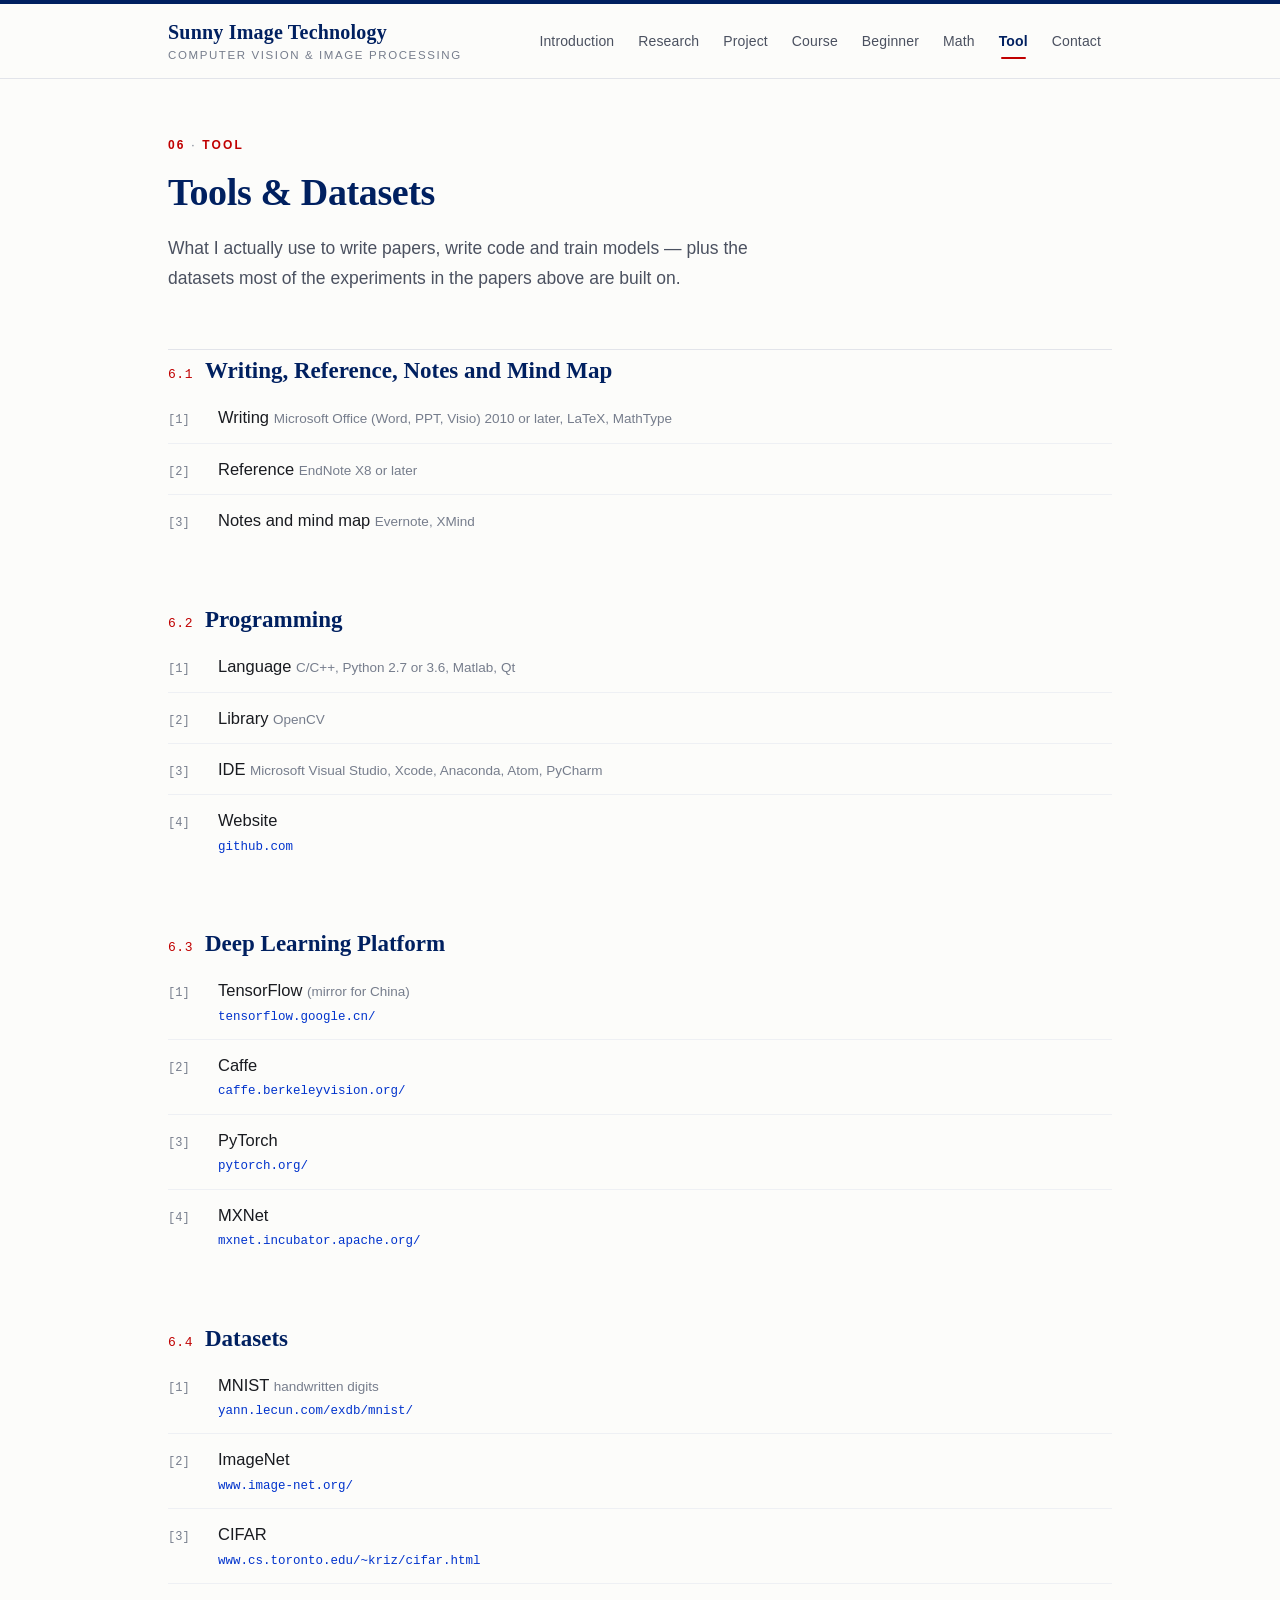
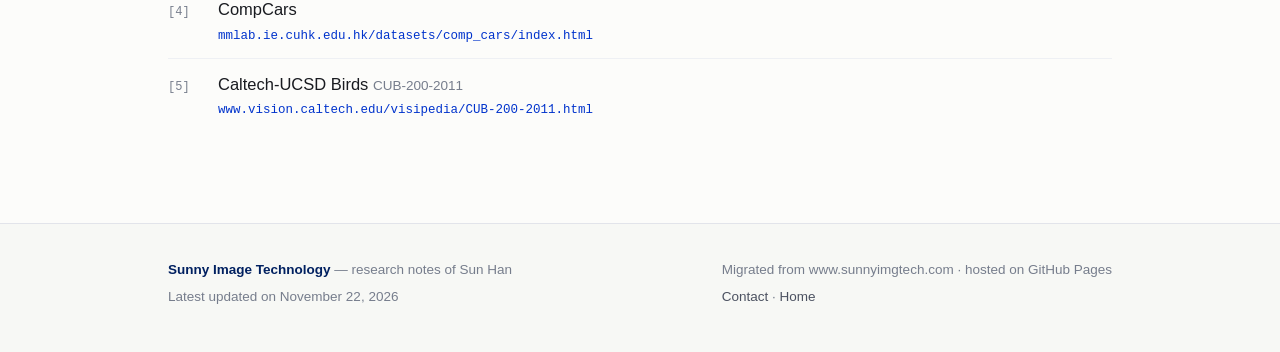
<file: tool.html>
<!DOCTYPE html>
<html lang="en">
<head>
<meta charset="utf-8">
<meta name="viewport" content="width=device-width, initial-scale=1">
<title>Tool — Sunny Image Technology</title>
<meta name="description" content="Tools for writing, programming and deep learning, and the standard datasets for computer vision experiments.">
<meta name="author" content="Sun Han">
<meta name="keywords" content="computer vision, image processing, domain adaptation, saliency detection, deep hashing, small object detection, Sun Han">
<meta property="og:type" content="website">
<meta property="og:title" content="Tool — Sunny Image Technology">
<meta property="og:description" content="Tools for writing, programming and deep learning, and the standard datasets for computer vision experiments.">
<meta property="og:site_name" content="Sunny Image Technology">
<link rel="icon" href="assets/img/favicon.svg" type="image/svg+xml">
<link rel="icon" href="assets/img/favicon.ico" sizes="48x48">
<link rel="apple-touch-icon" href="assets/img/apple-touch-icon.png">
<link rel="stylesheet" href="assets/css/style.css">
</head>
<body>
<a class="skip" href="#main">Skip to content</a>
<div class="topline"></div>
<header class="site-head">
  <div class="wrap">
    <a class="brand" href="index.html">
      <span class="brand-name">Sunny Image Technology</span>
      <span class="brand-sub">Computer Vision &amp; Image Processing</span>
    </a>
    <nav class="nav" aria-label="Main navigation">
      <a href="index.html">Introduction</a>
      <a href="research.html">Research</a>
      <a href="project.html">Project</a>
      <a href="course.html">Course</a>
      <a href="beginner.html">Beginner</a>
      <a href="math.html">Math</a>
      <a href="tool.html" aria-current="page">Tool</a>
      <a href="contact.html">Contact</a>
    </nav>
  </div>
</header>
<main id="main">
  <div class="wrap">
    <div class="page-head">
      <p class="kicker">06 <span>·</span> Tool</p>
      <h1>Tools &amp; Datasets</h1>
      <p class="lead">What I actually use to write papers, write code and train models &mdash; plus the datasets most of the experiments in the papers above are built on.</p>
    </div>
  </div>
  <div class="wrap"><div class="rule"></div></div>
  <div class="wrap">
    <section class="block">
      <h2 class="sec"><span class="idx">6.1</span>Writing, Reference, Notes and Mind Map</h2>
      <ul class="res">
        <li><span class="tag">[1]</span><div><span class="title">Writing</span> <span class="note">Microsoft Office (Word, PPT, Visio) 2010 or later, LaTeX, MathType</span></div></li>
        <li><span class="tag">[2]</span><div><span class="title">Reference</span> <span class="note">EndNote X8 or later</span></div></li>
        <li><span class="tag">[3]</span><div><span class="title">Notes and mind map</span> <span class="note">Evernote, XMind</span></div></li>
      </ul>

    </section>
    <section class="block">
      <h2 class="sec"><span class="idx">6.2</span>Programming</h2>
      <ul class="res">
        <li><span class="tag">[1]</span><div><span class="title">Language</span> <span class="note">C/C++, Python 2.7 or 3.6, Matlab, Qt</span></div></li>
        <li><span class="tag">[2]</span><div><span class="title">Library</span> <span class="note">OpenCV</span></div></li>
        <li><span class="tag">[3]</span><div><span class="title">IDE</span> <span class="note">Microsoft Visual Studio, Xcode, Anaconda, Atom, PyCharm</span></div></li>
        <li><span class="tag">[4]</span><div><span class="title">Website</span><a class="url" href="https://github.com" target="_blank" rel="noopener">github.com</a></div></li>
      </ul>

    </section>
    <section class="block">
      <h2 class="sec"><span class="idx">6.3</span>Deep Learning Platform</h2>
      <ul class="res">
        <li><span class="tag">[1]</span><div><span class="title">TensorFlow</span> <span class="note">(mirror for China)</span><a class="url" href="https://tensorflow.google.cn/" target="_blank" rel="noopener">tensorflow.google.cn/</a></div></li>
        <li><span class="tag">[2]</span><div><span class="title">Caffe</span><a class="url" href="http://caffe.berkeleyvision.org/" target="_blank" rel="noopener">caffe.berkeleyvision.org/</a></div></li>
        <li><span class="tag">[3]</span><div><span class="title">PyTorch</span><a class="url" href="https://pytorch.org/" target="_blank" rel="noopener">pytorch.org/</a></div></li>
        <li><span class="tag">[4]</span><div><span class="title">MXNet</span><a class="url" href="http://mxnet.incubator.apache.org/" target="_blank" rel="noopener">mxnet.incubator.apache.org/</a></div></li>
      </ul>

    </section>
    <section class="block">
      <h2 class="sec"><span class="idx">6.4</span>Datasets</h2>
      <ul class="res">
        <li><span class="tag">[1]</span><div><span class="title">MNIST</span> <span class="note">handwritten digits</span><a class="url" href="http://yann.lecun.com/exdb/mnist/" target="_blank" rel="noopener">yann.lecun.com/exdb/mnist/</a></div></li>
        <li><span class="tag">[2]</span><div><span class="title">ImageNet</span><a class="url" href="http://www.image-net.org/" target="_blank" rel="noopener">www.image-net.org/</a></div></li>
        <li><span class="tag">[3]</span><div><span class="title">CIFAR</span><a class="url" href="http://www.cs.toronto.edu/~kriz/cifar.html" target="_blank" rel="noopener">www.cs.toronto.edu/~kriz/cifar.html</a></div></li>
        <li><span class="tag">[4]</span><div><span class="title">CompCars</span><a class="url" href="http://mmlab.ie.cuhk.edu.hk/datasets/comp_cars/index.html" target="_blank" rel="noopener">mmlab.ie.cuhk.edu.hk/datasets/comp_cars/index.html</a></div></li>
        <li><span class="tag">[5]</span><div><span class="title">Caltech-UCSD Birds</span> <span class="note">CUB-200-2011</span><a class="url" href="http://www.vision.caltech.edu/visipedia/CUB-200-2011.html" target="_blank" rel="noopener">www.vision.caltech.edu/visipedia/CUB-200-2011.html</a></div></li>
      </ul>

    </section>
  </div>
</main>
<footer class="site-foot">
  <div class="wrap">
    <div>
      <p><strong>Sunny Image Technology</strong> — research notes of Sun Han</p>
      <p>Latest updated on November 22, 2026</p>
    </div>
    <div>
      <p>Migrated from www.sunnyimgtech.com · hosted on GitHub Pages</p>
      <p><a href="contact.html">Contact</a> · <a href="index.html">Home</a></p>
    </div>
  </div>
</footer>
<script src="assets/js/site.js" defer></script>
</body>
</html>
</file>
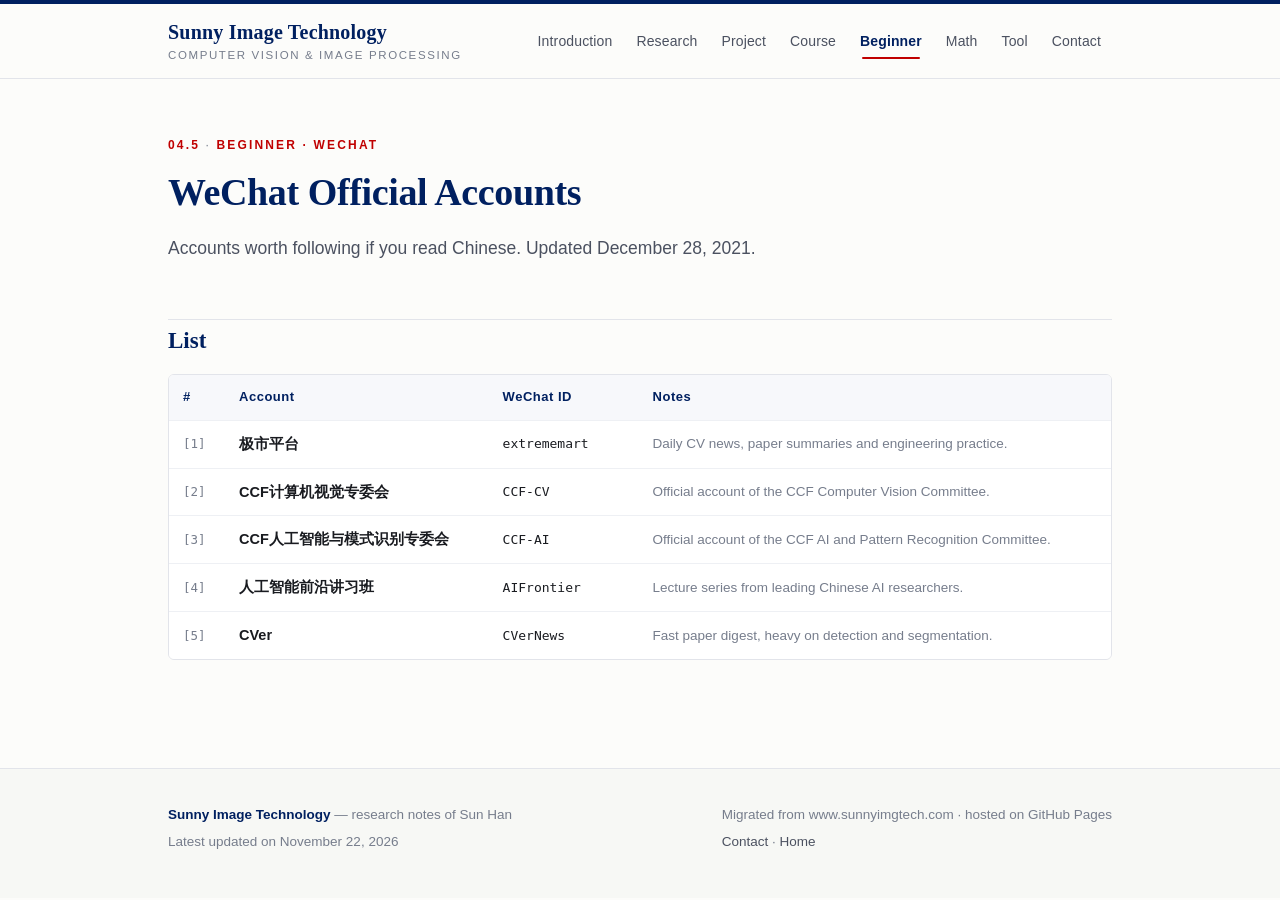
<file: wechat.html>
<!DOCTYPE html>
<html lang="en">
<head>
<meta charset="utf-8">
<meta name="viewport" content="width=device-width, initial-scale=1">
<title>WeChat Official Accounts — Sunny Image Technology</title>
<meta name="description" content="Recommended WeChat official accounts on computer vision and pattern recognition.">
<meta name="author" content="Sun Han">
<meta name="keywords" content="computer vision, image processing, domain adaptation, saliency detection, deep hashing, small object detection, Sun Han">
<meta property="og:type" content="website">
<meta property="og:title" content="WeChat Official Accounts — Sunny Image Technology">
<meta property="og:description" content="Recommended WeChat official accounts on computer vision and pattern recognition.">
<meta property="og:site_name" content="Sunny Image Technology">
<link rel="icon" href="assets/img/favicon.svg" type="image/svg+xml">
<link rel="icon" href="assets/img/favicon.ico" sizes="48x48">
<link rel="apple-touch-icon" href="assets/img/apple-touch-icon.png">
<link rel="stylesheet" href="assets/css/style.css">
</head>
<body>
<a class="skip" href="#main">Skip to content</a>
<div class="topline"></div>
<header class="site-head">
  <div class="wrap">
    <a class="brand" href="index.html">
      <span class="brand-name">Sunny Image Technology</span>
      <span class="brand-sub">Computer Vision &amp; Image Processing</span>
    </a>
    <nav class="nav" aria-label="Main navigation">
      <a href="index.html">Introduction</a>
      <a href="research.html">Research</a>
      <a href="project.html">Project</a>
      <a href="course.html">Course</a>
      <a href="beginner.html" aria-current="page">Beginner</a>
      <a href="math.html">Math</a>
      <a href="tool.html">Tool</a>
      <a href="contact.html">Contact</a>
    </nav>
  </div>
</header>
<main id="main">
  <div class="wrap">
    <div class="page-head">
      <p class="kicker">04.5 <span>·</span> Beginner · WeChat</p>
      <h1>WeChat Official Accounts</h1>
      <p class="lead">Accounts worth following if you read Chinese. Updated December 28, 2021.</p>
    </div>
  </div>
  <div class="wrap"><div class="rule"></div></div>
  <div class="wrap">
    <section class="block">
      <h2 class="sec">List</h2>
      <div class="table-wrap">
        <table>
          <thead><tr><th style="width:56px">#</th><th>Account</th><th style="width:150px">WeChat ID</th><th>Notes</th></tr></thead>
          <tbody>
            <tr><td class="id">[1]</td><td><b>极市平台</b></td><td style="font-family:var(--mono);font-size:13px">extrememart</td><td class="small">Daily CV news, paper summaries and engineering practice.</td></tr>
            <tr><td class="id">[2]</td><td><b>CCF计算机视觉专委会</b></td><td style="font-family:var(--mono);font-size:13px">CCF-CV</td><td class="small">Official account of the CCF Computer Vision Committee.</td></tr>
            <tr><td class="id">[3]</td><td><b>CCF人工智能与模式识别专委会</b></td><td style="font-family:var(--mono);font-size:13px">CCF-AI</td><td class="small">Official account of the CCF AI and Pattern Recognition Committee.</td></tr>
            <tr><td class="id">[4]</td><td><b>人工智能前沿讲习班</b></td><td style="font-family:var(--mono);font-size:13px">AIFrontier</td><td class="small">Lecture series from leading Chinese AI researchers.</td></tr>
            <tr><td class="id">[5]</td><td><b>CVer</b></td><td style="font-family:var(--mono);font-size:13px">CVerNews</td><td class="small">Fast paper digest, heavy on detection and segmentation.</td></tr>
          </tbody>
        </table>
      </div>

    </section>
  </div>
</main>
<footer class="site-foot">
  <div class="wrap">
    <div>
      <p><strong>Sunny Image Technology</strong> — research notes of Sun Han</p>
      <p>Latest updated on November 22, 2026</p>
    </div>
    <div>
      <p>Migrated from www.sunnyimgtech.com · hosted on GitHub Pages</p>
      <p><a href="contact.html">Contact</a> · <a href="index.html">Home</a></p>
    </div>
  </div>
</footer>
<script src="assets/js/site.js" defer></script>
</body>
</html>
</file>
<file: assets/css/style.css>
/* ============================================================
   Sunny Image Technology — academic site stylesheet
   Palette: navy #002060 / deep red #C00000 / royal blue #0033CC
   ============================================================ */

:root{
  --navy:#002060;
  --navy-soft:#123a72;
  --red:#C00000;
  --blue:#0033CC;
  --ink:#191b20;
  --ink-2:#4b5160;
  --ink-3:#767d8c;
  --line:#e2e4ea;
  --line-soft:#eef0f4;
  --bg:#fcfcfa;
  --card:#ffffff;
  --shadow:0 1px 2px rgba(16,24,40,.04), 0 8px 24px -12px rgba(16,24,40,.10);
  --serif:"Iowan Old Style","Palatino Linotype",Palatino,Georgia,"Songti SC","Times New Roman",serif;
  --sans:-apple-system,BlinkMacSystemFont,"Segoe UI",Inter,"Helvetica Neue","PingFang SC","Microsoft YaHei",Arial,sans-serif;
  --mono:ui-monospace,SFMono-Regular,"SF Mono",Menlo,Consolas,monospace;
  --wrap:1000px;
}

*,*::before,*::after{box-sizing:border-box}

html{-webkit-text-size-adjust:100%;scroll-behavior:smooth}

body{
  margin:0;
  background:var(--bg);
  color:var(--ink);
  font-family:var(--sans);
  font-size:16.5px;
  line-height:1.72;
  font-feature-settings:"kern" 1,"liga" 1;
  -webkit-font-smoothing:antialiased;
}

img{max-width:100%;height:auto}

a{color:var(--blue);text-decoration:none}
a:hover{text-decoration:underline;text-underline-offset:2px}

:focus-visible{outline:2px solid var(--blue);outline-offset:3px;border-radius:2px}

.skip{
  position:absolute;left:-9999px;top:0;background:var(--navy);color:#fff;
  padding:10px 16px;z-index:100;font-size:14px
}
.skip:focus{left:12px;top:12px;text-decoration:none}

.wrap{width:100%;max-width:var(--wrap);margin:0 auto;padding:0 28px}

/* ---------- header ---------- */

.topline{height:4px;background:var(--navy)}

.site-head{
  background:rgba(252,252,250,.94);
  border-bottom:1px solid var(--line);
  position:sticky;top:0;z-index:50;
  backdrop-filter:saturate(140%) blur(8px);
  -webkit-backdrop-filter:saturate(140%) blur(8px);
}
.site-head .wrap{
  display:flex;align-items:center;justify-content:space-between;
  gap:24px;min-height:74px;
}
.brand{display:flex;flex-direction:column;line-height:1.25;text-decoration:none}
.brand:hover{text-decoration:none}
.brand-name{
  font-family:var(--serif);font-size:20px;color:var(--navy);
  letter-spacing:.01em;font-weight:600;
}
.brand-sub{
  font-size:11.5px;letter-spacing:.14em;text-transform:uppercase;
  color:var(--ink-3);margin-top:3px;
}

.nav{display:flex;align-items:center;gap:2px;flex-wrap:wrap;justify-content:flex-end}
.nav a{
  font-size:14px;color:var(--ink-2);padding:8px 11px;border-radius:3px;
  letter-spacing:.01em;white-space:nowrap;
}
.nav a:hover{color:var(--navy);background:var(--line-soft);text-decoration:none}
.nav a[aria-current="page"]{color:var(--navy);font-weight:600}
.nav a[aria-current="page"]::after{
  content:"";display:block;height:2px;background:var(--red);
  margin:4px 2px -6px;border-radius:2px;
}

/* ---------- page intro ---------- */

.page-head{padding:56px 0 8px}
.kicker{
  font-size:12px;letter-spacing:.18em;text-transform:uppercase;
  color:var(--red);font-weight:600;margin:0 0 14px;
}
.kicker span{color:var(--ink-3);font-weight:500}

h1{
  font-family:var(--serif);font-weight:600;color:var(--navy);
  font-size:clamp(28px,4vw,38px);line-height:1.2;letter-spacing:-.01em;
  margin:0 0 18px;
}
.lead{
  font-size:17.5px;color:var(--ink-2);max-width:64ch;margin:0 0 8px;
}
.rule{
  height:1px;background:var(--line);margin:40px 0 0;
}

/* ---------- home hero ---------- */

.hero{padding:64px 0 30px}
.hero h1{font-size:clamp(32px,5vw,44px);margin-bottom:10px}
.hero .tagline{
  font-family:var(--serif);font-size:clamp(18px,2.4vw,22px);
  color:var(--navy-soft);font-style:italic;margin:0 0 26px;
}
.hero p{max-width:66ch;color:var(--ink-2);margin:0 0 16px}

.meta-row{
  display:flex;flex-wrap:wrap;gap:10px 26px;margin:26px 0 0;
  padding-top:22px;border-top:1px solid var(--line);
  font-size:14px;color:var(--ink-3);
}
.meta-row b{color:var(--ink-2);font-weight:600}

/* ---------- cards grid ---------- */

.grid{display:grid;gap:16px;margin:40px 0 0}
.grid.cols-3{grid-template-columns:repeat(3,1fr)}
.grid.cols-2{grid-template-columns:repeat(2,1fr)}

.card{
  display:flex;flex-direction:column;gap:8px;
  background:var(--card);border:1px solid var(--line);border-radius:8px;
  padding:22px 22px 20px;transition:border-color .18s,box-shadow .18s,transform .18s;
}
.card:hover{
  border-color:#c3cbdc;box-shadow:var(--shadow);transform:translateY(-2px);
  text-decoration:none;
}
.card .num{
  font-family:var(--mono);font-size:11.5px;color:var(--red);letter-spacing:.06em;
}
.card h3{
  font-family:var(--serif);font-size:19px;color:var(--navy);
  margin:0;font-weight:600;line-height:1.35;
}
.card p{margin:0;font-size:14.5px;color:var(--ink-2);line-height:1.65}
.card .arrow{margin-top:auto;font-size:13px;color:var(--blue);padding-top:10px}

/* ---------- sections ---------- */

section.block{padding:6px 0 10px}
section.block + section.block{margin-top:44px}

h2.sec{
  font-family:var(--serif);font-size:23px;color:var(--navy);font-weight:600;
  margin:0 0 6px;line-height:1.3;display:flex;align-items:baseline;gap:12px;
}
h2.sec .idx{
  font-family:var(--mono);font-size:13px;color:var(--red);font-weight:500;
  letter-spacing:.04em;flex:none;
}
.sec-note{color:var(--ink-3);font-size:14.5px;margin:0 0 18px}

/* jump nav (research areas) */
.jump-nav{
  display:flex;flex-wrap:wrap;gap:7px;margin:34px 0 8px;
  padding:16px 0 0;border-top:1px solid var(--line);
}
.jump-nav a{
  font-size:12.5px;color:var(--ink-2);border:1px solid var(--line);background:#fff;
  padding:4px 11px;border-radius:999px;transition:all .15s;letter-spacing:.01em;
}
.jump-nav a:hover{
  color:#fff;background:var(--navy);border-color:var(--navy);text-decoration:none;
}

/* ---------- publications ---------- */

.pubs{list-style:none;margin:0;padding:0}
.pubs li{
  display:grid;grid-template-columns:44px 1fr;gap:14px;
  padding:16px 0;border-top:1px solid var(--line-soft);
}
.pubs li:first-child{border-top:none}
.pubs .tag{
  font-family:var(--mono);font-size:12px;color:var(--ink-3);
  padding-top:3px;letter-spacing:.02em;
}
.pub-title{font-weight:600;color:var(--ink)}
.pub-title em{font-style:italic}
.pub-authors{color:var(--ink-2)}
.pub-venue{color:var(--ink-2)}
.pub-authors b,.pub-venue b{color:var(--ink);font-weight:600}
.pubs p{margin:0 0 6px}
.pub-meta{font-size:15px;line-height:1.7}

.links{display:flex;flex-wrap:wrap;gap:7px;margin-top:9px}
.links a{
  font-size:12.5px;color:var(--navy);border:1px solid var(--line);
  padding:2.5px 10px;border-radius:999px;background:#fff;
  letter-spacing:.02em;transition:all .15s;
}
.links a:hover{
  background:var(--navy);border-color:var(--navy);color:#fff;text-decoration:none;
}
.links a::after{content:"↗";font-size:10px;margin-left:4px;opacity:.6}

/* ---------- resource lists ---------- */

.res{list-style:none;margin:0;padding:0}
.res li{
  display:grid;grid-template-columns:38px 1fr;gap:12px;
  padding:11px 0;border-top:1px solid var(--line-soft);align-items:baseline;
}
.res li:first-child{border-top:none}
.res .tag{font-family:var(--mono);font-size:12px;color:var(--ink-3)}
.res .title{color:var(--ink)}
.res .url{
  display:block;font-family:var(--mono);font-size:12.5px;color:var(--blue);
  white-space:nowrap;overflow:hidden;text-overflow:ellipsis;max-width:100%;
  margin-top:2px;
}
.res .note{color:var(--ink-3);font-size:13.5px}

/* ---------- course / project ---------- */

.course-card{
  background:var(--card);border:1px solid var(--line);border-radius:8px;
  padding:24px;display:flex;flex-direction:column;gap:12px;
}
.course-card h3{
  font-family:var(--serif);font-size:20px;color:var(--navy);margin:0;font-weight:600;
}
.course-card p{margin:0;color:var(--ink-2);font-size:15px}
.btn{
  display:inline-flex;align-items:center;gap:8px;align-self:flex-start;
  background:var(--navy);color:#fff;font-size:14px;padding:8px 16px;
  border-radius:4px;letter-spacing:.01em;
}
.btn:hover{background:var(--navy-soft);color:#fff;text-decoration:none}
.btn.ghost{background:#fff;color:var(--navy);border:1px solid #c9d2e2}
.btn.ghost:hover{background:#f4f6fb;color:var(--navy)}

.chapters{list-style:none;margin:16px 0 0;padding:0;display:grid;grid-template-columns:repeat(2,1fr);gap:8px}
.chapters li{
  display:flex;gap:10px;align-items:baseline;font-size:14.5px;color:var(--ink-2);
  padding:7px 12px;border:1px solid var(--line-soft);border-radius:4px;background:#fff;
}
.chapters .tag{font-family:var(--mono);font-size:11.5px;color:var(--red)}

.projects{list-style:none;margin:0;padding:0;counter-reset:p}
.projects li{
  display:grid;grid-template-columns:44px 1fr;gap:14px;
  padding:14px 0;border-top:1px solid var(--line-soft);align-items:baseline;
}
.projects li:first-child{border-top:none}
.projects .tag{font-family:var(--mono);font-size:12px;color:var(--ink-3)}

/* ---------- contact ---------- */

.contact-card{
  background:var(--card);border:1px solid var(--line);border-radius:8px;
  padding:30px 32px;margin-top:8px;
}
.contact-card .name{
  font-family:var(--serif);font-size:26px;color:var(--navy);margin:0 0 4px;font-weight:600;
}
.contact-list{list-style:none;margin:18px 0 0;padding:0}
.contact-list li{
  display:grid;grid-template-columns:120px 1fr;gap:16px;
  padding:9px 0;border-top:1px solid var(--line-soft);font-size:15.5px;
}
.contact-list li:first-child{border-top:none}
.contact-list .k{
  font-size:11.5px;letter-spacing:.14em;text-transform:uppercase;color:var(--ink-3);
  padding-top:4px;
}

/* ---------- prose (memoir) ---------- */

.prose{max-width:70ch}
.prose h2{
  font-family:var(--serif);font-size:21px;color:var(--navy);font-weight:600;
  margin:44px 0 12px;padding-bottom:8px;border-bottom:1px solid var(--line);
}
.prose p{margin:0 0 18px;color:var(--ink);font-size:17px;line-height:1.85}
.prose p:first-of-type::first-letter{
  font-family:var(--serif);font-size:2.6em;float:left;line-height:.9;
  padding:6px 10px 0 0;color:var(--navy);
}

/* ---------- table ---------- */

.table-wrap{overflow-x:auto;margin:18px 0;border:1px solid var(--line);border-radius:6px}
table{border-collapse:collapse;width:100%;font-size:14.5px;background:#fff}
th,td{padding:11px 14px;text-align:left;border-bottom:1px solid var(--line-soft)}
th{background:#f7f8fb;color:var(--navy);font-weight:600;font-size:13px;letter-spacing:.04em}
tr:last-child td{border-bottom:none}
td.id{font-family:var(--mono);color:var(--ink-3);font-size:12.5px;width:56px}

/* ---------- footer ---------- */

.site-foot{
  margin-top:80px;border-top:1px solid var(--line);background:#f7f8f5;
  padding:34px 0 40px;font-size:13.5px;color:var(--ink-3);
}
.site-foot .wrap{display:flex;flex-wrap:wrap;gap:18px 40px;justify-content:space-between}
.site-foot p{margin:0 0 4px}
.site-foot a{color:var(--ink-2)}
.site-foot strong{color:var(--navy);font-weight:600}

/* ---------- utils ---------- */

.mt-0{margin-top:0}
.mt-32{margin-top:32px}
.small{font-size:13.5px;color:var(--ink-3)}
.center{text-align:center}

/* ---------- responsive ---------- */

@media (max-width:860px){
  .grid.cols-3{grid-template-columns:repeat(2,1fr)}
  .site-head .wrap{flex-direction:column;align-items:flex-start;gap:10px;padding-top:14px;padding-bottom:12px}
  .nav{justify-content:flex-start;gap:0;width:100%;overflow-x:auto;padding-bottom:2px}
  .nav a{padding:7px 9px;font-size:13.5px}
  .page-head{padding-top:36px}
  .hero{padding-top:40px}
}
@media (max-width:600px){
  body{font-size:16px}
  .wrap{padding:0 18px}
  .grid.cols-3,.grid.cols-2{grid-template-columns:1fr}
  .chapters{grid-template-columns:1fr}
  .pubs li,.projects li,.res li{grid-template-columns:32px 1fr;gap:10px}
  .contact-list li{grid-template-columns:1fr;gap:2px}
  .contact-list .k{padding-top:0}
  .contact-card{padding:22px}
  .prose p{font-size:16.5px}
}

/* ---------- print ---------- */

@media print{
  .topline,.site-head,.site-foot,.skip{display:none}
  body{background:#fff;font-size:11pt}
  a{color:#000;text-decoration:none}
  .links{display:none}
  .card,.course-card,.contact-card{border:1px solid #ccc;box-shadow:none}
  h1,h2.sec{page-break-after:avoid}
}
</file>
